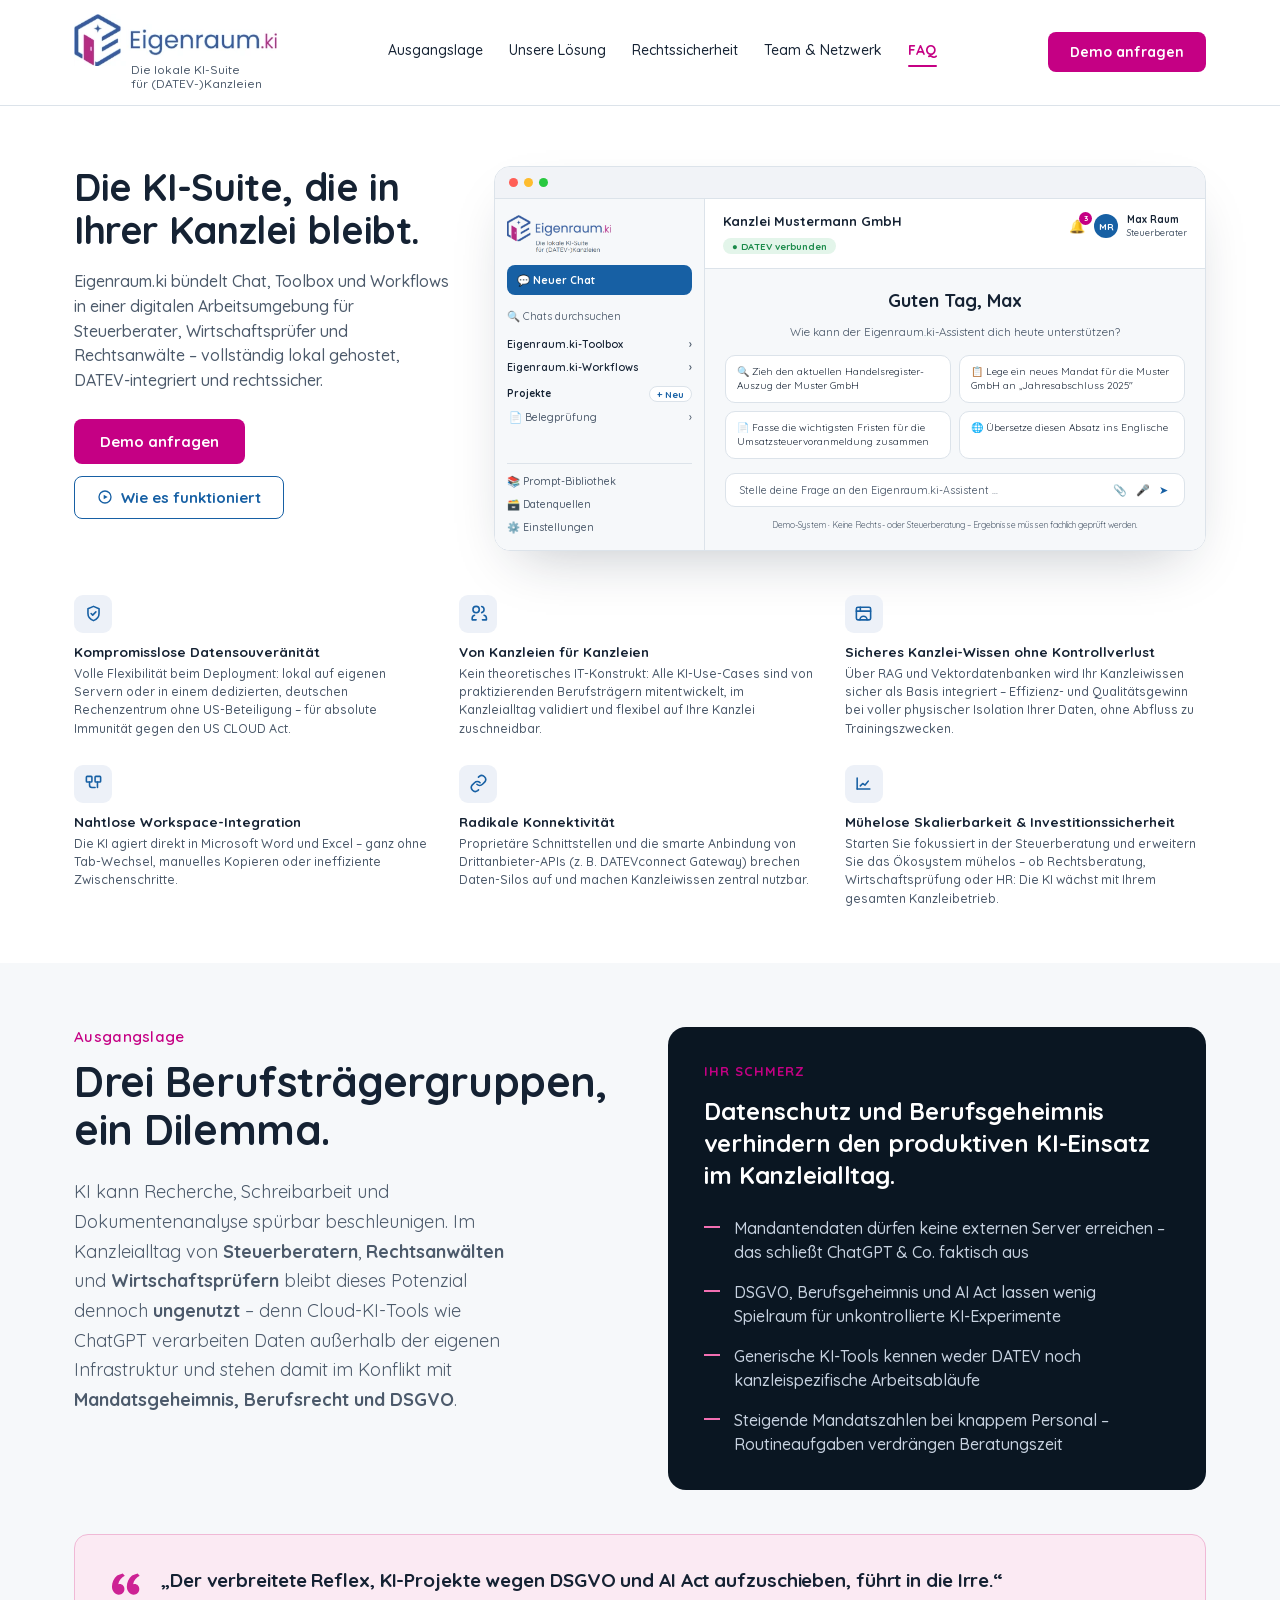
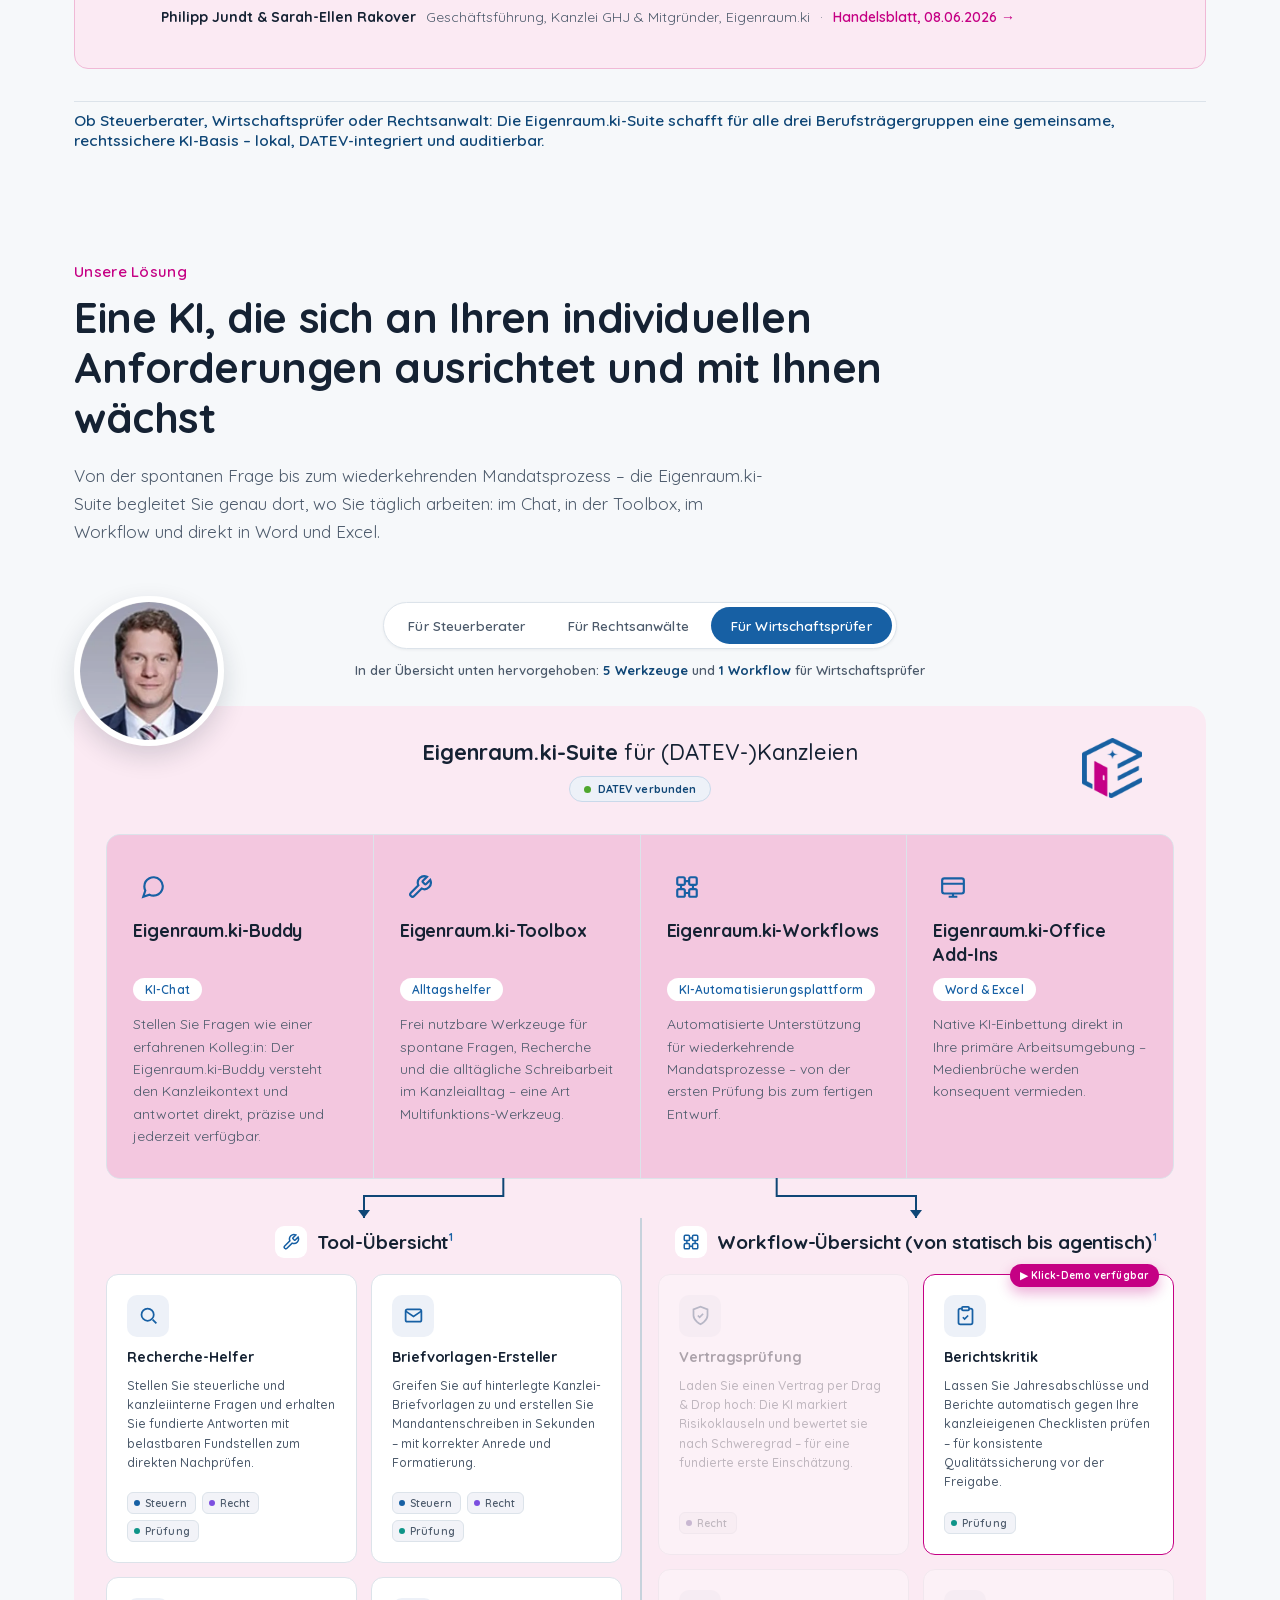
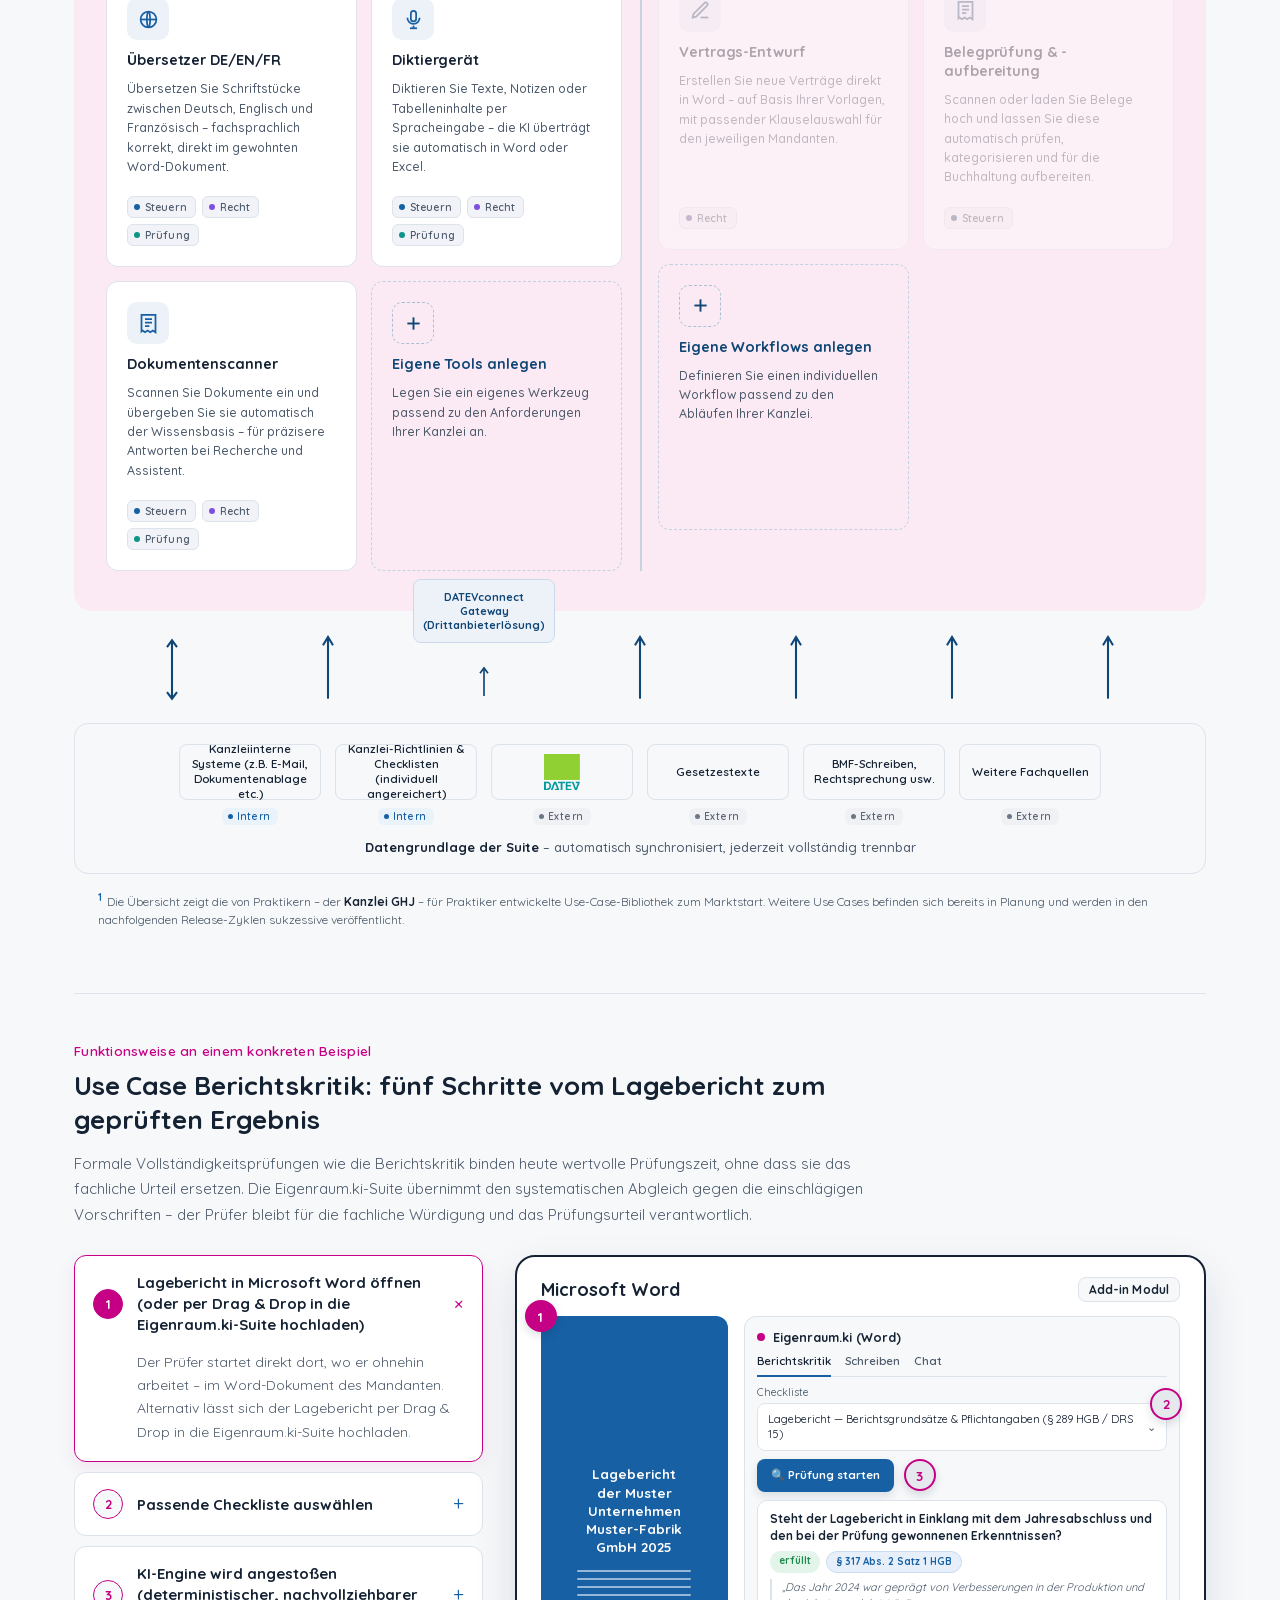
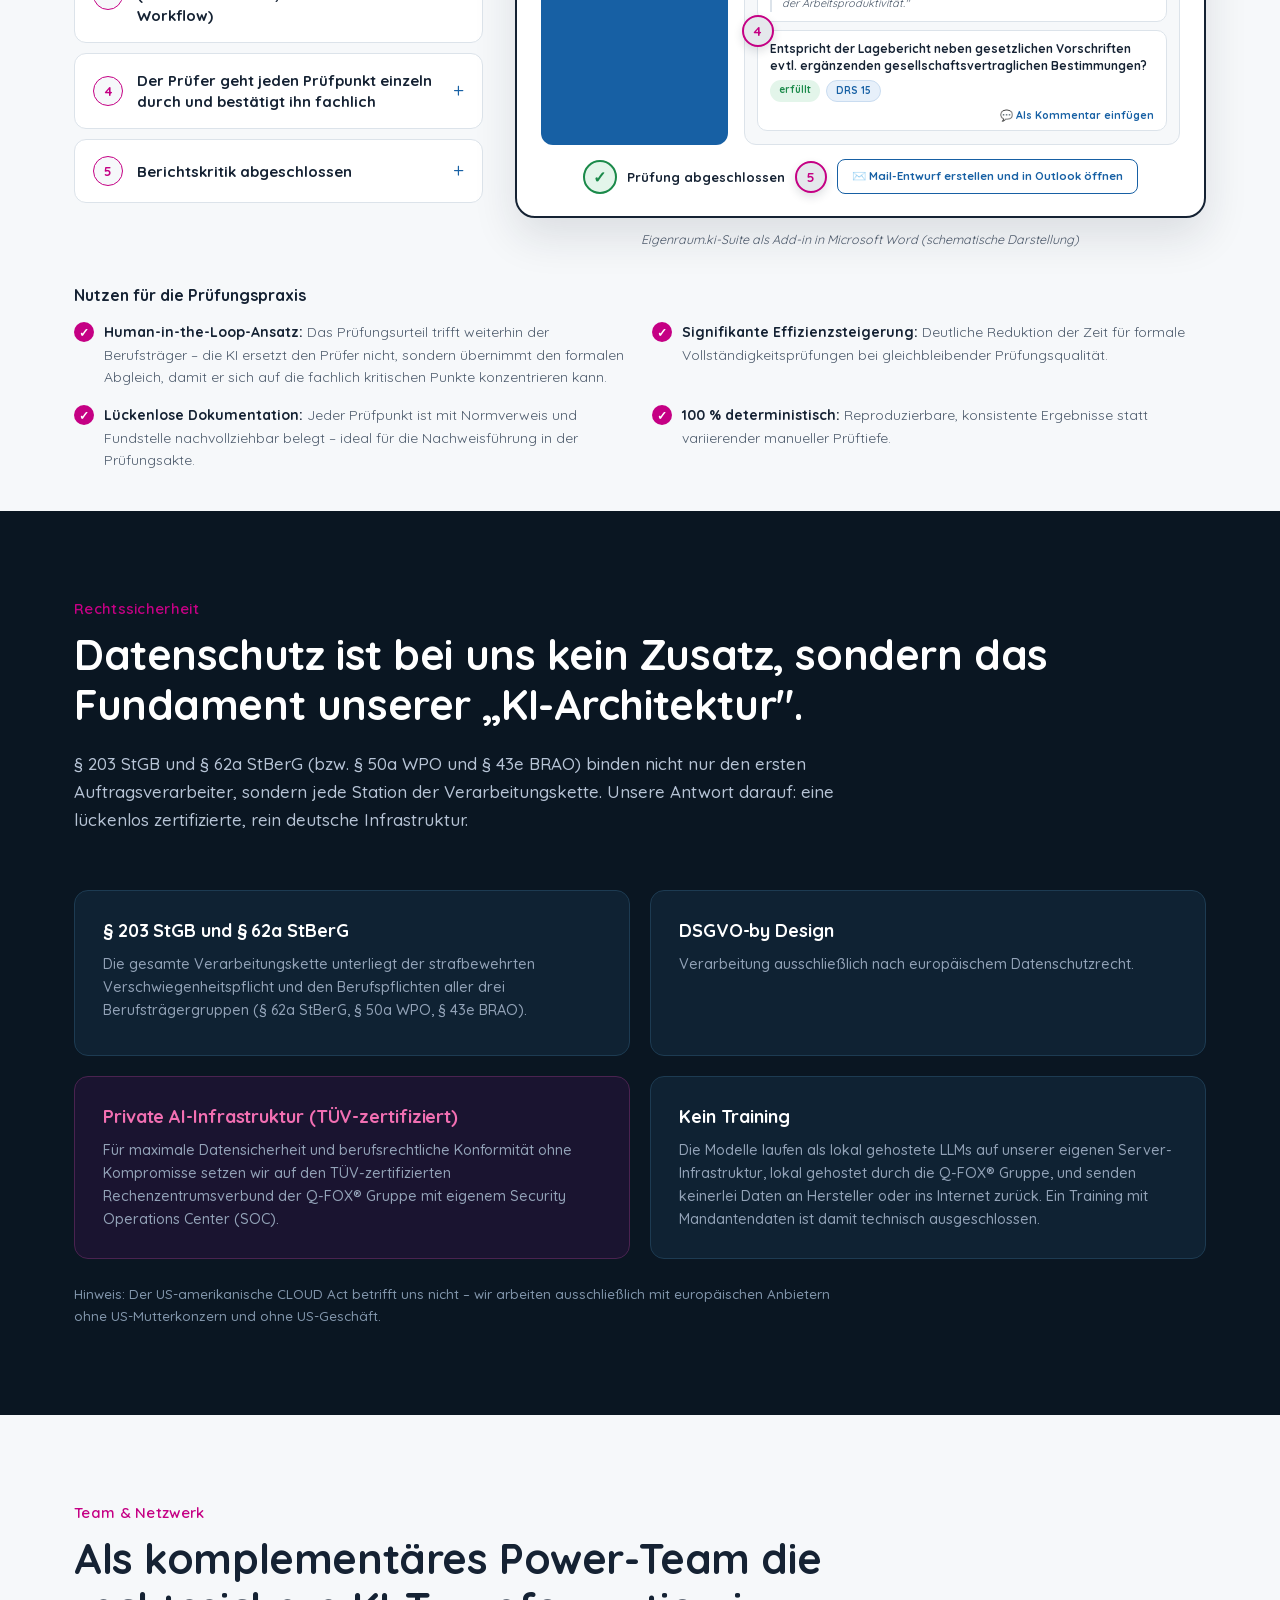
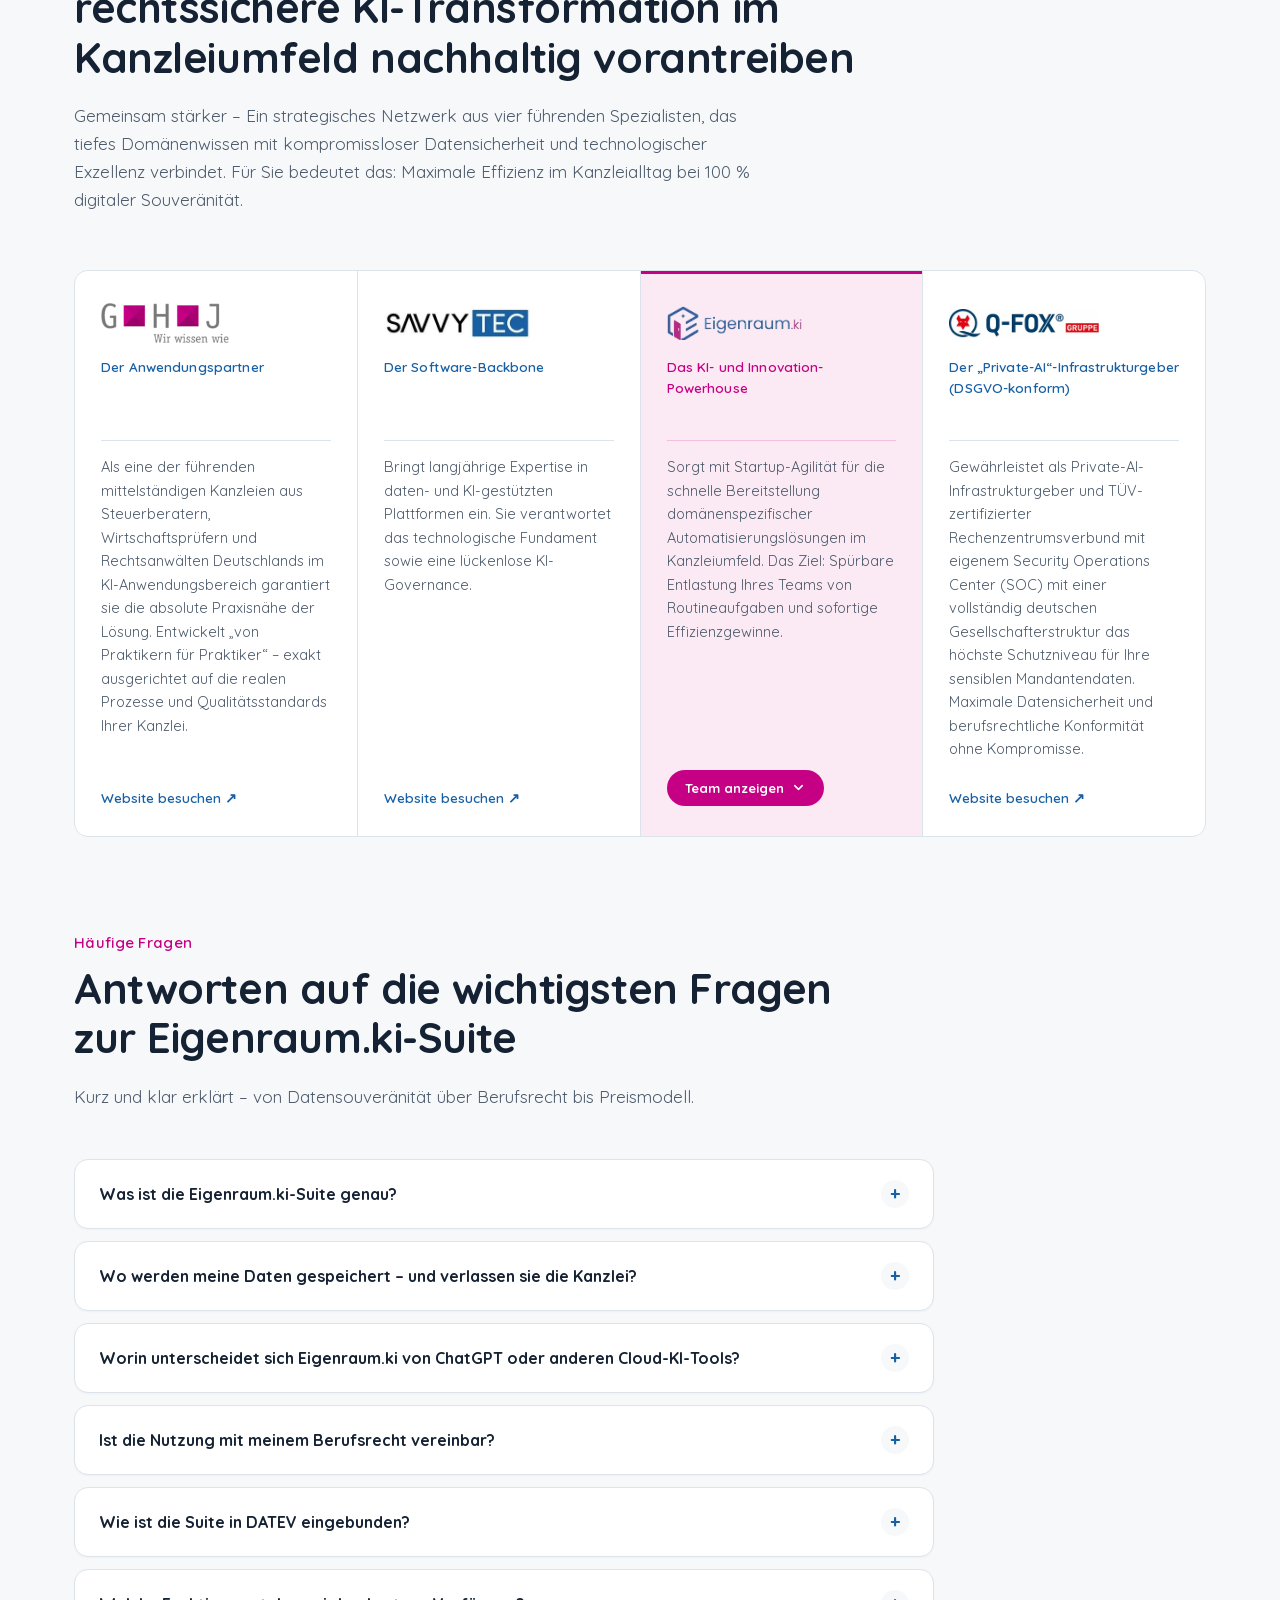
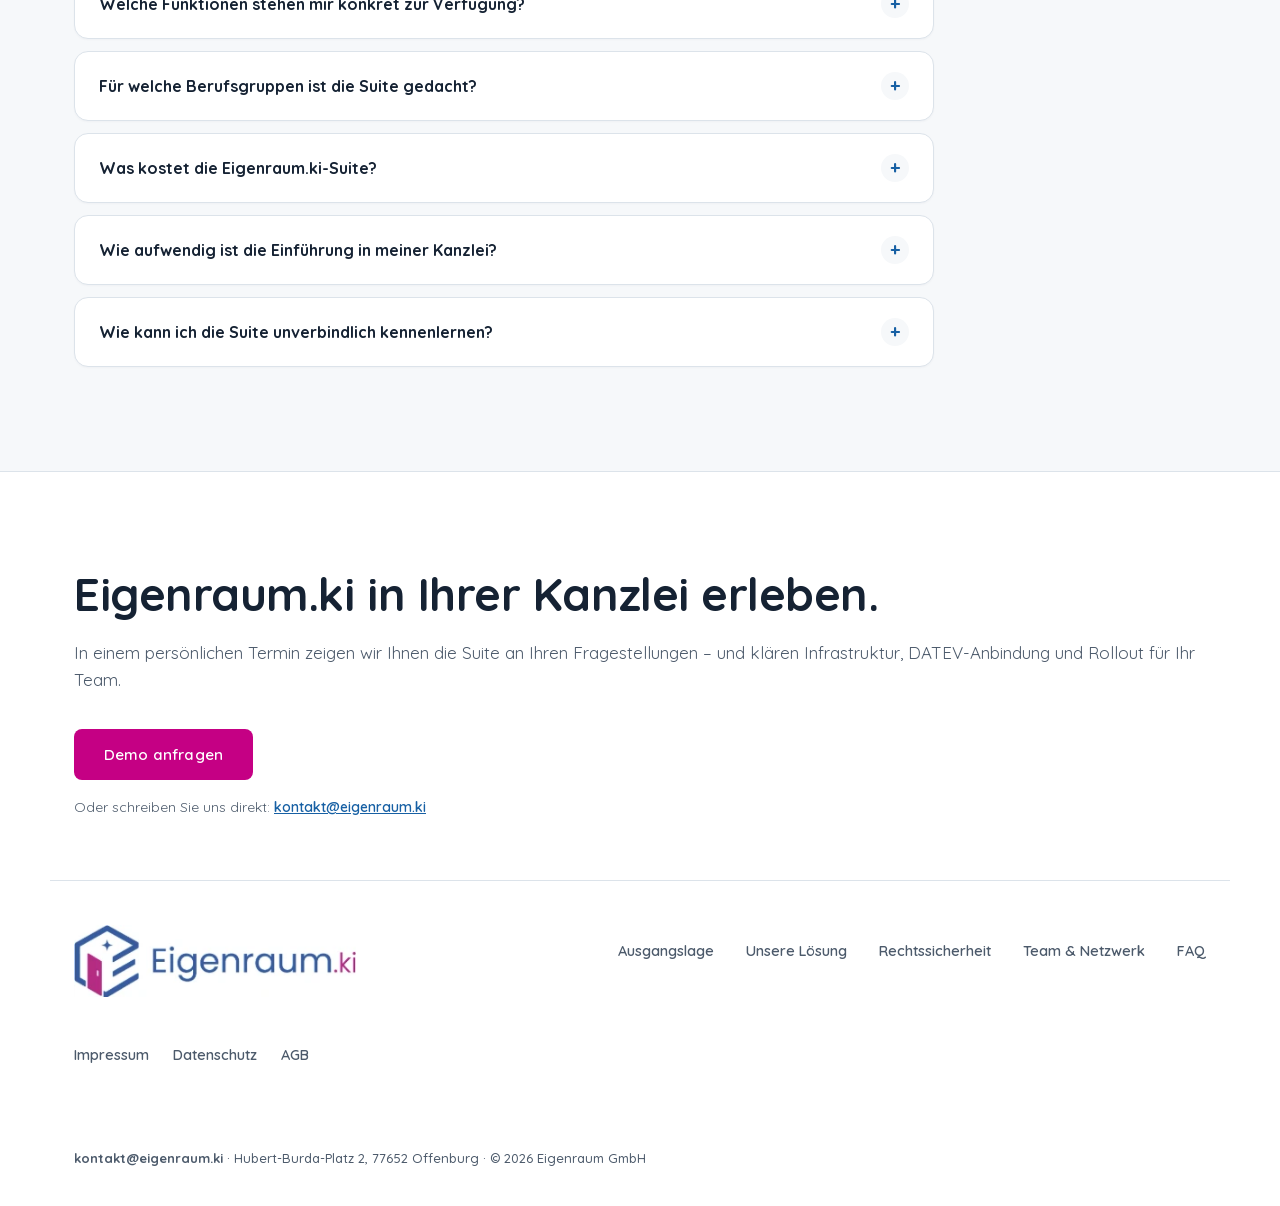
<file: index.html>
<!DOCTYPE html>
<html lang="de">
<head>
<meta charset="UTF-8">
<meta name="viewport" content="width=device-width, initial-scale=1, viewport-fit=cover">
<title>Eigenraum.ki – Die lokale KI-Suite für (DATEV-)Kanzleien</title>
<meta name="description" content="Eigenraum.ki bündelt KI-Chat, Toolbox und Workflows in einer Arbeitsumgebung für Steuerberater, Wirtschaftsprüfer und Rechtsanwälte – lokal gehostet, DATEV-integriert und berufsrechtlich konform.">
<meta name="author" content="Eigenraum GmbH">
<meta name="robots" content="noindex, nofollow">
<meta name="theme-color" content="#FFFFFF" media="(prefers-color-scheme: light)">
<meta name="format-detection" content="telephone=no">

<meta property="og:type" content="website">
<meta property="og:locale" content="de_DE">
<meta property="og:title" content="Eigenraum.ki – Die lokale KI-Suite für (DATEV-)Kanzleien">
<meta property="og:description" content="Chat, Toolbox und Workflows in einer digitalen Arbeitsumgebung für Kanzleien – vollständig lokal gehostet, DATEV-integriert und rechtssicher.">
<meta property="og:image" content="assets/img/eigenraum-ki.webp">
<meta name="twitter:card" content="summary_large_image">

<link rel="icon" href="assets/img/favicon.svg" type="image/svg+xml">
<link rel="apple-touch-icon" href="assets/img/apple-touch-icon.png">

<link rel="preload" as="font" type="font/woff2" href="assets/fonts/quicksand-latin.woff2" crossorigin>
<link rel="stylesheet" href="assets/css/styles.css?v=1.1.0">
</head>
<body>

<a class="skip-link" href="#hauptinhalt">Direkt zum Inhalt</a>

<header class="site-header" id="seitenanfang">
  <div class="site-header__inner">
    <a class="site-header__logo" href="#seitenanfang" aria-label="Eigenraum.ki – zum Seitenanfang">
      <img src="assets/img/eigenraum-ki.webp" alt="Eigenraum.ki" width="313" height="80" fetchpriority="high" decoding="async">
      <span class="site-header__tagline">Die lokale KI-Suite<br>für (DATEV-)Kanzleien</span>
    </a>

    <button type="button" class="nav-toggle" id="navToggle" aria-expanded="false" aria-controls="siteNav">
      <span class="nav-toggle__bars" aria-hidden="true"><span></span><span></span><span></span></span>
      <span class="nav-toggle__text">Menü</span>
    </button>

    <nav class="site-header__nav" id="siteNav" aria-label="Hauptnavigation">
      <a href="#ausgangslage">Ausgangslage</a>
      <a href="#loesung">Unsere Lösung</a>
      <a href="#datenschutz">Rechtssicherheit</a>
      <a href="#konsortium">Team &amp; Netzwerk</a>
      <a href="#faq">FAQ</a>
      <a href="#kontakt" class="site-header__cta site-header__cta--innav">Demo anfragen</a>
    </nav>

    <div class="site-header__actions">
      <a href="#kontakt" class="site-header__cta">Demo anfragen</a>
    </div>
  </div>
</header>

<div class="nav-backdrop" id="navBackdrop" hidden></div>

<main id="hauptinhalt">

<section class="hero-suite">
  <div class="hero-suite__container">
  <div class="hero-suite__inner">
    <div class="hero-suite__text">
      <h1 class="hero-suite__headline">Die KI-Suite, die in Ihrer Kanzlei bleibt.</h1>
      <p class="hero-suite__lead">Eigenraum.ki bündelt Chat, Toolbox und Workflows in einer digitalen Arbeitsumgebung für Steuerberater, Wirtschaftsprüfer und Rechtsanwälte – vollständig lokal gehostet, DATEV-integriert und rechtssicher.</p>
      <div class="hero-suite__buttons">
        <a href="#kontakt" class="hero-suite__cta">Demo anfragen</a>
        <a href="#loesung" class="hero-suite__cta-secondary"><svg viewBox="0 0 24 24" fill="none" stroke="currentColor" stroke-width="2" stroke-linecap="round" stroke-linejoin="round"><circle cx="12" cy="12" r="9"/><path d="M10 8.5l6 3.5-6 3.5z" fill="currentColor" stroke="none"/></svg>Wie es funktioniert</a>
      </div>
    </div>

    <div class="hero-suite__visual" aria-hidden="true">
      <div class="hero-suite__frame">
        <div class="hero-suite__browser-bar"><span></span><span></span><span></span></div>
        <div class="hero-mock">
          <div class="hero-mock__sidebar">
            <div class="hero-mock__brand">
              <img loading="lazy" decoding="async" width="354" height="130" class="hero-mock__brand-logo" src="assets/img/eigenraum-ki-suite-logo.webp" alt="Eigenraum.ki – Die lokale KI-Suite für (DATEV-)Kanzleien">
            </div>
            <button type="button" class="hero-mock__new-chat">&#128172; Neuer Chat</button>
            <span class="hero-mock__search">&#128269; Chats durchsuchen</span>
            <nav class="hero-mock__nav">
              <span class="hero-mock__nav-item">Eigenraum.ki-Toolbox <i>&#8250;</i></span>
              <span class="hero-mock__nav-item">Eigenraum.ki-Workflows <i>&#8250;</i></span>
            </nav>
            <div class="hero-mock__projects">
              <div class="hero-mock__projects-head"><span>Projekte</span><span class="hero-mock__projects-add">+ Neu</span></div>
              <span class="hero-mock__nav-item hero-mock__nav-item--sub">&#128196; Belegprüfung <i>&#8250;</i></span>
            </div>
            <div class="hero-mock__nav-bottom">
              <span class="hero-mock__nav-item">&#128218; Prompt-Bibliothek</span>
              <span class="hero-mock__nav-item">&#128451;&#65039; Datenquellen</span>
              <span class="hero-mock__nav-item">&#9881;&#65039; Einstellungen</span>
            </div>
          </div>
          <div class="hero-mock__main">
            <div class="hero-mock__topbar">
              <div class="hero-mock__topbar-left">
                <p class="hero-mock__client">Kanzlei Mustermann GmbH</p>
                <span class="hero-mock__datev">&#9679; DATEV verbunden</span>
              </div>
              <div class="hero-mock__user">
                <span class="hero-mock__bell">&#128276;<span class="hero-mock__badge">3</span></span>
                <span class="hero-mock__avatar">MR</span>
                <span class="hero-mock__user-info">Max Raum<br><small>Steuerberater</small></span>
              </div>
            </div>
            <div class="hero-mock__body">
              <h3 class="hero-mock__greeting">Guten Tag, Max</h3>
              <p class="hero-mock__subtext">Wie kann der Eigenraum.ki-Assistent dich heute unterstützen?</p>
              <div class="hero-mock__suggestions">
                <span class="hero-mock__suggestion">&#128269; Zieh den aktuellen Handelsregister-Auszug der Muster GmbH</span>
                <span class="hero-mock__suggestion">&#128203; Lege ein neues Mandat für die Muster GmbH an „Jahresabschluss 2025"</span>
                <span class="hero-mock__suggestion">&#128196; Fasse die wichtigsten Fristen für die Umsatzsteuervoranmeldung zusammen</span>
                <span class="hero-mock__suggestion">&#127760; Übersetze diesen Absatz ins Englische</span>
              </div>
              <div class="hero-mock__input">
                <span>Stelle deine Frage an den Eigenraum.ki-Assistent …</span>
                <span class="hero-mock__input-actions">&#128206; &#127908; &#10148;</span>
              </div>
              <p class="hero-mock__disclaimer">Demo-System · Keine Rechts- oder Steuerberatung – Ergebnisse müssen fachlich geprüft werden.</p>
            </div>
          </div>
        </div>
      </div>
    </div>
  </div>

  <div class="hero-suite__grid">
    <div class="hero-suite__tile">
      <div class="hero-suite__tile-icon"><svg viewBox="0 0 24 24" fill="none" stroke="currentColor" stroke-width="2" stroke-linecap="round" stroke-linejoin="round"><path d="M12 3l7 3v6c0 4.5-3 7.5-7 9-4-1.5-7-4.5-7-9V6l7-3z"/><path d="M9 12l2 2 4-4"/></svg></div>
      <h3>Kompromisslose Datensouveränität</h3>
      <p>Volle Flexibilität beim Deployment: lokal auf eigenen Servern oder in einem dedizierten, deutschen Rechenzentrum ohne US-Beteiligung – für absolute Immunität gegen den US CLOUD Act.</p>
    </div>
    <div class="hero-suite__tile">
      <div class="hero-suite__tile-icon"><svg viewBox="0 0 24 24" fill="none" stroke="currentColor" stroke-width="2" stroke-linecap="round" stroke-linejoin="round"><path d="M17 20h5v-2a4 4 0 0 0-3-3.87"/><path d="M9 20H4v-2a4 4 0 0 1 3-3.87"/><circle cx="9" cy="7" r="4"/><path d="M16 3.13a4 4 0 0 1 0 7.75"/></svg></div>
      <h3>Von Kanzleien für Kanzleien</h3>
      <p>Kein theoretisches IT-Konstrukt: Alle KI-Use-Cases sind von praktizierenden Berufsträgern mitentwickelt, im Kanzleialltag validiert und flexibel auf Ihre Kanzlei zuschneidbar.</p>
    </div>
    <div class="hero-suite__tile">
      <div class="hero-suite__tile-icon"><svg viewBox="0 0 24 24" fill="none" stroke="currentColor" stroke-width="2" stroke-linecap="round" stroke-linejoin="round"><rect x="3" y="4" width="18" height="16" rx="2"/><path d="M3 9h18"/><path d="M8 4v5"/><path d="M7.5 20a4.5 4.5 0 0 1 9 0"/></svg></div>
      <h3>Sicheres Kanzlei-Wissen ohne Kontrollverlust</h3>
      <p>Über RAG und Vektordatenbanken wird Ihr Kanzleiwissen sicher als Basis integriert – Effizienz- und Qualitätsgewinn bei voller physischer Isolation Ihrer Daten, ohne Abfluss zu Trainingszwecken.</p>
    </div>
    <div class="hero-suite__tile">
      <div class="hero-suite__tile-icon"><svg viewBox="0 0 24 24" fill="none" stroke="currentColor" stroke-width="2" stroke-linecap="round" stroke-linejoin="round"><rect x="3" y="3" width="7" height="7" rx="1"/><rect x="14" y="3" width="7" height="7" rx="1"/><path d="M7 10v4a3 3 0 0 0 3 3h4"/><path d="M17 10v7"/></svg></div>
      <h3>Nahtlose Workspace-Integration</h3>
      <p>Die KI agiert direkt in Microsoft Word und Excel – ganz ohne Tab-Wechsel, manuelles Kopieren oder ineffiziente Zwischenschritte.</p>
    </div>
    <div class="hero-suite__tile">
      <div class="hero-suite__tile-icon"><svg viewBox="0 0 24 24" fill="none" stroke="currentColor" stroke-width="2" stroke-linecap="round" stroke-linejoin="round"><path d="M10 13a5 5 0 0 0 7 0l3-3a5 5 0 0 0-7-7l-1 1"/><path d="M14 11a5 5 0 0 0-7 0l-3 3a5 5 0 0 0 7 7l1-1"/></svg></div>
      <h3>Radikale Konnektivität</h3>
      <p>Proprietäre Schnittstellen und die smarte Anbindung von Drittanbieter-APIs (z.&nbsp;B. DATEVconnect Gateway) brechen Daten-Silos auf und machen Kanzleiwissen zentral nutzbar.</p>
    </div>
    <div class="hero-suite__tile">
      <div class="hero-suite__tile-icon"><svg viewBox="0 0 24 24" fill="none" stroke="currentColor" stroke-width="2" stroke-linecap="round" stroke-linejoin="round"><path d="M4 19V5"/><path d="M4 19h16"/><path d="M8 15l3-3 3 2 4-5"/></svg></div>
      <h3>Mühelose Skalierbarkeit &amp; Investitionssicherheit</h3>
      <p>Starten Sie fokussiert in der Steuerberatung und erweitern Sie das Ökosystem mühelos – ob Rechtsberatung, Wirtschaftsprüfung oder HR: Die KI wächst mit Ihrem gesamten Kanzleibetrieb.</p>
    </div>
  </div>
  </div>
</section>

<section class="ausgangslage" id="ausgangslage">
  <div class="ausgangslage__hero">
    <div class="ausgangslage__intro">
      <p class="ausgangslage__eyebrow">Ausgangslage</p>
      <h2 class="ausgangslage__headline">Drei Berufsträgergruppen, ein Dilemma.</h2>
      <p class="ausgangslage__intro-lead">KI kann Recherche, Schreibarbeit und Dokumentenanalyse spürbar beschleunigen. Im Kanzleialltag von <strong>Steuerberatern</strong>, <strong>Rechtsanwälten</strong> und <strong>Wirtschaftsprüfern</strong> bleibt dieses Potenzial dennoch <strong>ungenutzt</strong> – denn Cloud-KI-Tools wie ChatGPT verarbeiten Daten außerhalb der eigenen Infrastruktur und stehen damit im Konflikt mit <strong>Mandatsgeheimnis, Berufsrecht und DSGVO</strong>.</p>
    </div>

    <div class="ausgangslage__pain">
      <p class="ausgangslage__pain-kicker">Ihr Schmerz</p>
      <h3 class="ausgangslage__pain-title">Datenschutz und Berufsgeheimnis verhindern den produktiven KI-Einsatz im Kanzleialltag.</h3>
      <ul class="ausgangslage__pain-list">
        <li>Mandantendaten dürfen keine externen Server erreichen – das schließt ChatGPT &amp; Co. faktisch aus</li>
        <li>DSGVO, Berufsgeheimnis und AI Act lassen wenig Spielraum für unkontrollierte KI-Experimente</li>
        <li>Generische KI-Tools kennen weder DATEV noch kanzleispezifische Arbeitsabläufe</li>
        <li>Steigende Mandatszahlen bei knappem Personal – Routineaufgaben verdrängen Beratungszeit</li>
      </ul>
    </div>
  </div>


  <div class="ausgangslage__quote">
    <svg class="ausgangslage__quote-mark" viewBox="0 0 24 24" fill="currentColor"><path d="M7.17 6C4.87 8.09 3.5 10.79 3.5 13.83c0 3.31 2.15 5.67 4.9 5.67 2.24 0 3.9-1.77 3.9-3.95 0-2.03-1.42-3.6-3.32-3.6-.4 0-.78.07-1.02.15.35-2.3 2.32-4.6 4.6-5.85L11.1 4.5C9.68 4.98 8.28 5.36 7.17 6zm10.5 0c-2.3 2.09-3.67 4.79-3.67 7.83 0 3.31 2.15 5.67 4.9 5.67 2.24 0 3.9-1.77 3.9-3.95 0-2.03-1.42-3.6-3.32-3.6-.4 0-.78.07-1.02.15.35-2.3 2.32-4.6 4.6-5.85L21.6 4.5c-1.42.48-2.82.86-3.93 1.5z"/></svg>
    <div class="ausgangslage__quote-body">
      <p class="ausgangslage__quote-text">„Der verbreitete Reflex, KI-Projekte wegen DSGVO und AI Act aufzuschieben, führt in die Irre.“</p>
      <p class="ausgangslage__quote-footer">
        <span class="ausgangslage__quote-authors">Philipp Jundt &amp; Sarah-Ellen Rakover</span>
        <span>Geschäftsführung, Kanzlei GHJ &amp; Mitgründer, Eigenraum.ki</span>
        <span>&middot;</span>
        <a class="ausgangslage__quote-source" href="https://www.handelsblatt.com/adv/pruefung-und-beratung/ghj-gmbh-wirtschaftspruefungsgesellschaft-rechtsberatungsgesellschaft-ki-mit-datenhoheit-modell-fuer-die-praxis/100231167.html" target="_blank" rel="noopener">Handelsblatt, 08.06.2026 →</a>
      </p>
    </div>
  </div>

  <div class="ausgangslage__bridge">
    <span>Ob Steuerberater, Wirtschaftsprüfer oder Rechtsanwalt: Die Eigenraum.ki-Suite schafft für alle drei Berufsträgergruppen eine gemeinsame, rechtssichere KI-Basis – lokal, DATEV-integriert und auditierbar.</span>
  </div>
</section>

<section class="loesung" id="loesung">
  <div class="loesung__head">
    <p class="loesung__kicker">Unsere Lösung</p>
    <h2 class="loesung__title">Eine KI, die sich an Ihren individuellen Anforderungen ausrichtet und mit Ihnen wächst</h2>
    <p class="loesung__lead">Von der spontanen Frage bis zum wiederkehrenden Mandatsprozess – die Eigenraum.ki-Suite begleitet Sie genau dort, wo Sie täglich arbeiten: im Chat, in der Toolbox, im Workflow und direkt in Word und Excel.</p>
  </div>

  <div class="loesung__demo">
    <div class="role-sticky-bar">
    <div class="role-avatar" aria-hidden="true">
      <img loading="lazy" decoding="async" width="300" height="300" src="assets/img/avatar-steuern.webp" alt="" data-avatar="steuern">
      <img loading="lazy" decoding="async" width="300" height="300" src="assets/img/avatar-recht.webp" alt="" data-avatar="recht">
      <img loading="lazy" decoding="async" width="300" height="299" src="assets/img/avatar-pruefung.webp" alt="" class="is-active" data-avatar="pruefung">
    </div>

    <div class="role-switch-wrap">
      <div class="role-switch" id="roleSwitch" role="group" aria-label="Ansicht nach Berufsgruppe filtern">
        <button type="button" class="role-switch__btn" aria-pressed="false" data-role="steuern">Für Steuerberater</button>
        <button type="button" class="role-switch__btn" aria-pressed="false" data-role="recht">Für Rechtsanwälte</button>
        <button type="button" class="role-switch__btn is-active" aria-pressed="true" data-role="pruefung">Für Wirtschaftsprüfer</button>
      </div>
    </div>
    </div>
    <p class="role-hinweis" id="roleHinweis" aria-live="polite"></p>

    <div class="suite-mega">
    <div class="suite-mega__header">
      <img loading="lazy" decoding="async" width="142" height="160" class="suite-mega__watermark" src="assets/img/watermark.webp" alt="">
      <p class="suite-mega__title"><strong>Eigenraum.ki-Suite</strong> für (DATEV-)Kanzleien</p>
      <div class="suite-mega__datev-link">
        <span class="suite-mega__datev-link-badge"><span class="suite-mega__datev-link-dot"></span>DATEV verbunden</span>
      </div>
    </div>

    <div class="pillars">

      <div class="pillar">
        <div class="pillar__icon">
          <svg viewBox="0 0 24 24" fill="none" stroke="currentColor" stroke-width="2"><path d="M21 11.5a8.38 8.38 0 0 1-.9 3.8 8.5 8.5 0 0 1-7.6 4.7 8.38 8.38 0 0 1-3.8-.9L3 21l1.9-5.7a8.38 8.38 0 0 1-.9-3.8 8.5 8.5 0 0 1 4.7-7.6 8.38 8.38 0 0 1 3.8-.9h.5a8.48 8.48 0 0 1 8 8v.5z"/></svg>
        </div>
        <h3 class="pillar__title">Eigenraum.ki-Buddy</h3>
        <span class="pillar__badge">KI-Chat</span>
        <p class="pillar__desc">Stellen Sie Fragen wie einer erfahrenen Kolleg:in: Der Eigenraum.ki-Buddy versteht den Kanzleikontext und antwortet direkt, präzise und jederzeit verfügbar.</p>
      </div>

      <div class="pillar">
        <div class="pillar__icon">
          <svg viewBox="0 0 24 24" fill="none" stroke="currentColor" stroke-width="2"><path d="M14.7 6.3a1 1 0 0 0 0 1.4l1.6 1.6a1 1 0 0 0 1.4 0l3.77-3.77a6 6 0 0 1-7.94 7.94l-6.91 6.91a2.12 2.12 0 0 1-3-3l6.91-6.91a6 6 0 0 1 7.94-7.94l-3.76 3.76z"/></svg>
        </div>
        <h3 class="pillar__title">Eigenraum.ki-Toolbox</h3>
        <span class="pillar__badge">Alltagshelfer</span>
        <p class="pillar__desc">Frei nutzbare Werkzeuge für spontane Fragen, Recherche und die alltägliche Schreibarbeit im Kanzleialltag – eine Art Multifunktions-Werkzeug.</p>
      </div>

      <div class="pillar">
        <div class="pillar__icon">
          <svg viewBox="0 0 24 24" fill="none" stroke="currentColor" stroke-width="2"><rect x="3" y="3" width="7" height="7" rx="1.5"/><rect x="14" y="3" width="7" height="7" rx="1.5"/><rect x="14" y="14" width="7" height="7" rx="1.5"/><rect x="3" y="14" width="7" height="7" rx="1.5"/><path d="M10 6.5h4M17.5 10v4M14 17.5h-4M6.5 14v-4"/></svg>
        </div>
        <h3 class="pillar__title">Eigenraum.ki-Workflows</h3>
        <span class="pillar__badge">KI-Automatisierungsplattform</span>
        <p class="pillar__desc">Automatisierte Unterstützung für wiederkehrende Mandatsprozesse – von der ersten Prüfung bis zum fertigen Entwurf.</p>
      </div>

      <div class="pillar">
        <div class="pillar__icon">
          <svg viewBox="0 0 24 24" fill="none" stroke="currentColor" stroke-width="2"><rect x="2" y="4" width="20" height="14" rx="2"/><path d="M2 9h20"/><path d="M8 21h8M12 18v3"/></svg>
        </div>
        <h3 class="pillar__title">Eigenraum.ki-Office Add-Ins</h3>
        <span class="pillar__badge">Word &amp; Excel</span>
        <p class="pillar__desc">Native KI-Einbettung direkt in Ihre primäre Arbeitsumgebung – Medienbrüche werden konsequent vermieden.</p>
      </div>

    </div>

    <!-- Verbindungslinien: von der Toolbox-Säule zur Tool-Übersicht,
         von der Workflows-Säule zur Workflow-Übersicht. Die Säulen stehen in
         vier Spalten (Mitten bei 37,5 % und 62,5 %), die Listen darunter in
         zwei (Mitten bei 25 % und 75 %) – daher der Knick. -->
    <div class="suite-connect" aria-hidden="true">
      <div class="suite-connect__col">
        <svg viewBox="0 0 100 40" preserveAspectRatio="none"><path d="M77 0 V18 H50 V40" vector-effect="non-scaling-stroke"/></svg>
      </div>
      <div class="suite-connect__col">
        <svg viewBox="0 0 100 40" preserveAspectRatio="none"><path d="M23 0 V18 H50 V40" vector-effect="non-scaling-stroke"/></svg>
      </div>
    </div>

    <div class="suite-split">
      <div class="suite-split__col">
        <h3 class="suite-split__title"><span class="suite-split__icon"><svg viewBox="0 0 24 24" fill="none" stroke="currentColor" stroke-width="2"><path d="M14.7 6.3a1 1 0 0 0 0 1.4l1.6 1.6a1 1 0 0 0 1.4 0l3.77-3.77a6 6 0 0 1-7.94 7.94l-6.91 6.91a2.12 2.12 0 0 1-3-3l6.91-6.91a6 6 0 0 1 7.94-7.94l-3.76 3.76z"/></svg></span><span>Tool-Übersicht<sup>1</sup></span></h3>
        <div class="suite-split__grid">
          <div class="usecase-card" data-roles="steuern recht pruefung">
            <div class="usecase-card__icon">
              <svg viewBox="0 0 24 24" fill="none" stroke="currentColor" stroke-width="2"><circle cx="11" cy="11" r="7"/><path d="M21 21l-4.3-4.3"/></svg>
            </div>
            <h4 class="usecase-card__title">Recherche-Helfer</h4>
            <p class="usecase-card__desc">Stellen Sie steuerliche und kanzleiinterne Fragen und erhalten Sie fundierte Antworten mit belastbaren Fundstellen zum direkten Nachprüfen.</p>
            <div class="role-tags"><span class="role-tag steuern">Steuern</span><span class="role-tag recht">Recht</span><span class="role-tag pruefung">Prüfung</span></div>
          </div>
          <div class="usecase-card" data-roles="steuern recht pruefung">
            <div class="usecase-card__icon">
              <svg viewBox="0 0 24 24" fill="none" stroke="currentColor" stroke-width="2"><rect x="3" y="5" width="18" height="14" rx="2"/><path d="M3 7l9 6 9-6"/></svg>
            </div>
            <h4 class="usecase-card__title">Briefvorlagen-Ersteller</h4>
            <p class="usecase-card__desc">Greifen Sie auf hinterlegte Kanzlei-Briefvorlagen zu und erstellen Sie Mandantenschreiben in Sekunden – mit korrekter Anrede und Formatierung.</p>
            <div class="role-tags"><span class="role-tag steuern">Steuern</span><span class="role-tag recht">Recht</span><span class="role-tag pruefung">Prüfung</span></div>
          </div>
          <div class="usecase-card" data-roles="steuern recht pruefung">
            <div class="usecase-card__icon">
              <svg viewBox="0 0 24 24" fill="none" stroke="currentColor" stroke-width="2"><circle cx="12" cy="12" r="9"/><path d="M3 12h18"/><path d="M12 3c2.5 2.5 2.5 15.5 0 18"/><path d="M12 3c-2.5 2.5-2.5 15.5 0 18"/></svg>
            </div>
            <h4 class="usecase-card__title">Übersetzer DE/EN/FR</h4>
            <p class="usecase-card__desc">Übersetzen Sie Schriftstücke zwischen Deutsch, Englisch und Französisch – fachsprachlich korrekt, direkt im gewohnten Word-Dokument.</p>
            <div class="role-tags"><span class="role-tag steuern">Steuern</span><span class="role-tag recht">Recht</span><span class="role-tag pruefung">Prüfung</span></div>
          </div>
          <div class="usecase-card" data-roles="steuern recht pruefung">
            <div class="usecase-card__icon">
              <svg viewBox="0 0 24 24" fill="none" stroke="currentColor" stroke-width="2"><rect x="9" y="2" width="6" height="12" rx="3"/><path d="M5 10a7 7 0 0 0 14 0"/><path d="M12 19v3"/><path d="M8 22h8"/></svg>
            </div>
            <h4 class="usecase-card__title">Diktiergerät</h4>
            <p class="usecase-card__desc">Diktieren Sie Texte, Notizen oder Tabelleninhalte per Spracheingabe – die KI überträgt sie automatisch in Word oder Excel.</p>
            <div class="role-tags"><span class="role-tag steuern">Steuern</span><span class="role-tag recht">Recht</span><span class="role-tag pruefung">Prüfung</span></div>
          </div>
          <div class="usecase-card" data-roles="steuern recht pruefung">
            <div class="usecase-card__icon">
              <svg viewBox="0 0 24 24" fill="none" stroke="currentColor" stroke-width="2"><path d="M4 2h16v20l-3-2-3 2-3-2-3 2-3-2-1 1V2z"/><path d="M8 7h8"/><path d="M8 11h8"/><path d="M8 15h5"/></svg>
            </div>
            <h4 class="usecase-card__title">Dokumentenscanner</h4>
            <p class="usecase-card__desc">Scannen Sie Dokumente ein und übergeben Sie sie automatisch der Wissensbasis – für präzisere Antworten bei Recherche und Assistent.</p>
            <div class="role-tags"><span class="role-tag steuern">Steuern</span><span class="role-tag recht">Recht</span><span class="role-tag pruefung">Prüfung</span></div>
          </div>
          <div class="usecase-card usecase-card--add">
            <div class="usecase-card__icon">
              <svg viewBox="0 0 24 24" fill="none" stroke="currentColor" stroke-width="2.2"><path d="M12 5v14"/><path d="M5 12h14"/></svg>
            </div>
            <h4 class="usecase-card__title">Eigene Tools anlegen</h4>
            <p class="usecase-card__desc">Legen Sie ein eigenes Werkzeug passend zu den Anforderungen Ihrer Kanzlei an.</p>
          </div>
        </div>
      </div>

      <div class="suite-split__col">
        <h3 class="suite-split__title suite-split__title--right"><span class="suite-split__icon"><svg viewBox="0 0 24 24" fill="none" stroke="currentColor" stroke-width="2"><rect x="3" y="3" width="7" height="7" rx="1.5"/><rect x="14" y="3" width="7" height="7" rx="1.5"/><rect x="14" y="14" width="7" height="7" rx="1.5"/><rect x="3" y="14" width="7" height="7" rx="1.5"/><path d="M10 6.5h4M17.5 10v4M14 17.5h-4M6.5 14v-4"/></svg></span><span>Workflow-Übersicht (von statisch bis agentisch)<sup>1</sup></span></h3>
        <div class="suite-split__grid">
          <div class="usecase-card" data-roles="recht">
            <div class="usecase-card__icon">
              <svg viewBox="0 0 24 24" fill="none" stroke="currentColor" stroke-width="2"><path d="M12 22s8-4 8-10V5l-8-3-8 3v7c0 6 8 10 8 10Z"/><path d="M9 12l2 2 4-4"/></svg>
            </div>
            <h4 class="usecase-card__title">Vertragsprüfung</h4>
            <p class="usecase-card__desc">Laden Sie einen Vertrag per Drag &amp; Drop hoch: Die KI markiert Risikoklauseln und bewertet sie nach Schweregrad – für eine fundierte erste Einschätzung.</p>
            <div class="role-tags"><span class="role-tag recht">Recht</span></div>
          </div>
          <div class="usecase-card usecase-card--demo" data-roles="pruefung" data-jump-target="usecaseBerichtskritik" role="button" tabindex="0">
            <span class="usecase-card__sticker">▶ Klick-Demo verfügbar</span>
            <div class="usecase-card__icon">
              <svg viewBox="0 0 24 24" fill="none" stroke="currentColor" stroke-width="2"><rect x="8" y="2" width="8" height="4" rx="1"/><path d="M16 4h2a2 2 0 0 1 2 2v14a2 2 0 0 1-2 2H6a2 2 0 0 1-2-2V6a2 2 0 0 1 2-2h2"/><path d="M9 14l2 2 4-4"/></svg>
            </div>
            <h4 class="usecase-card__title">Berichtskritik</h4>
            <p class="usecase-card__desc">Lassen Sie Jahresabschlüsse und Berichte automatisch gegen Ihre kanzleieigenen Checklisten prüfen – für konsistente Qualitätssicherung vor der Freigabe.</p>
            <div class="role-tags"><span class="role-tag pruefung">Prüfung</span></div>
          </div>
          <div class="usecase-card" data-roles="recht">
            <div class="usecase-card__icon">
              <svg viewBox="0 0 24 24" fill="none" stroke="currentColor" stroke-width="2"><path d="M12 20h9"/><path d="M16.5 3.5a2.1 2.1 0 0 1 3 3L7 19l-4 1 1-4Z"/></svg>
            </div>
            <h4 class="usecase-card__title">Vertrags-Entwurf</h4>
            <p class="usecase-card__desc">Erstellen Sie neue Verträge direkt in Word – auf Basis Ihrer Vorlagen, mit passender Klauselauswahl für den jeweiligen Mandanten.</p>
            <div class="role-tags"><span class="role-tag recht">Recht</span></div>
          </div>
          <div class="usecase-card" data-roles="steuern">
            <div class="usecase-card__icon">
              <svg viewBox="0 0 24 24" fill="none" stroke="currentColor" stroke-width="2"><path d="M4 2h16v20l-3-2-3 2-3-2-3 2-3-2-1 1V2z"/><path d="M8 7h8"/><path d="M8 11h8"/><path d="M8 15h5"/></svg>
            </div>
            <h4 class="usecase-card__title">Belegprüfung &amp; -aufbereitung</h4>
            <p class="usecase-card__desc">Scannen oder laden Sie Belege hoch und lassen Sie diese automatisch prüfen, kategorisieren und für die Buchhaltung aufbereiten.</p>
            <div class="role-tags"><span class="role-tag steuern">Steuern</span></div>
          </div>
          <div class="usecase-card usecase-card--add">
            <div class="usecase-card__icon">
              <svg viewBox="0 0 24 24" fill="none" stroke="currentColor" stroke-width="2.2"><path d="M12 5v14"/><path d="M5 12h14"/></svg>
            </div>
            <h4 class="usecase-card__title">Eigene Workflows anlegen</h4>
            <p class="usecase-card__desc">Definieren Sie einen individuellen Workflow passend zu den Abläufen Ihrer Kanzlei.</p>
          </div>
        </div>
      </div>
    </div>
  </div>
  </div>

  <div class="suite-diagram" role="group" aria-label="Datengrundlage der Suite" tabindex="0">
    <div class="suite-arrows-row">
      <div class="suite-arrow-slot">
        <svg class="suite-source__arrow" viewBox="0 0 24 84" fill="none" stroke="currentColor" stroke-width="2.5"><path d="M12 80V10"/><path d="M6 18l6-8 6 8"/><path d="M6 72l6 8 6-8"/></svg>
      </div>
      <div class="suite-arrow-slot">
        <svg class="suite-source__arrow" viewBox="0 0 24 84" fill="none" stroke="currentColor" stroke-width="2.5"><path d="M12 80V6"/><path d="M6 16l6-10 6 10"/></svg>
      </div>
      <div class="suite-arrow-slot suite-arrow-slot--gateway">
        <div class="suite-gateway">
          <span class="suite-gateway__label">DATEVconnect Gateway (Drittanbieterlösung)</span>
          <svg class="suite-gateway__connector" viewBox="0 0 24 62" fill="none" stroke="currentColor" stroke-width="2.5"><path d="M12 58V16"/><path d="M6 24l6-8 6 8"/></svg>
        </div>
      </div>
      <div class="suite-arrow-slot">
        <svg class="suite-source__arrow" viewBox="0 0 24 84" fill="none" stroke="currentColor" stroke-width="2.5"><path d="M12 80V6"/><path d="M6 16l6-10 6 10"/></svg>
      </div>
      <div class="suite-arrow-slot">
        <svg class="suite-source__arrow" viewBox="0 0 24 84" fill="none" stroke="currentColor" stroke-width="2.5"><path d="M12 80V6"/><path d="M6 16l6-10 6 10"/></svg>
      </div>
      <div class="suite-arrow-slot">
        <svg class="suite-source__arrow" viewBox="0 0 24 84" fill="none" stroke="currentColor" stroke-width="2.5"><path d="M12 80V6"/><path d="M6 16l6-10 6 10"/></svg>
      </div>
      <div class="suite-arrow-slot">
        <svg class="suite-source__arrow" viewBox="0 0 24 84" fill="none" stroke="currentColor" stroke-width="2.5"><path d="M12 80V6"/><path d="M6 16l6-10 6 10"/></svg>
      </div>
    </div>

    <p class="suite-diagram__hint" aria-hidden="true">Datengrundlage der Suite</p>
    <div class="suite-datasources">
      <div class="suite-datasources__row">
        <div class="suite-source">
          <span class="suite-source__label">Kanzleiinterne Systeme (z.B. E-Mail, Dokumentenablage etc.)</span>
          <span class="source-tag source-tag--intern">Intern</span>
        </div>
        <div class="suite-source">
          <span class="suite-source__label">Kanzlei-Richtlinien &amp; Checklisten (individuell angereichert)</span>
          <span class="source-tag source-tag--intern">Intern</span>
        </div>
        <div class="suite-source">
          <span class="suite-source__logo"><img loading="lazy" decoding="async" width="240" height="237" src="assets/img/datev.webp" alt="DATEV"></span>
          <span class="suite-source__via">via DATEVconnect Gateway (Drittanbieterlösung)</span>
          <span class="source-tag source-tag--extern">Extern</span>
        </div>
        <div class="suite-source">
          <span class="suite-source__label">Gesetzestexte</span>
          <span class="source-tag source-tag--extern">Extern</span>
        </div>
        <div class="suite-source">
          <span class="suite-source__label">BMF-Schreiben, Rechtsprechung usw.</span>
          <span class="source-tag source-tag--extern">Extern</span>
        </div>
        <div class="suite-source">
          <span class="suite-source__label">Weitere Fachquellen</span>
          <span class="source-tag source-tag--extern">Extern</span>
        </div>
      </div>
      <p class="suite-datasources__caption"><strong>Datengrundlage der Suite</strong> – automatisch synchronisiert, jederzeit vollständig trennbar</p>
    </div>
  </div>

  <div class="suite-footnotes">
    <p class="suite-footnote"><sup>1</sup> Die Übersicht zeigt die von Praktikern – der <strong>Kanzlei GHJ</strong> – für Praktiker entwickelte Use-Case-Bibliothek zum Marktstart. Weitere Use Cases befinden sich bereits in Planung und werden in den nachfolgenden Release-Zyklen sukzessive veröffentlicht.</p>
  </div>

  <div class="demoflow" id="usecaseBerichtskritik">
    <div class="demoflow__head">
      <p class="demoflow__kicker">Funktionsweise an einem konkreten Beispiel</p>
      <h3 class="demoflow__title">Use Case Berichtskritik: fünf Schritte vom Lagebericht zum geprüften Ergebnis</h3>
      <p class="demoflow__intro">Formale Vollständigkeitsprüfungen wie die Berichtskritik binden heute wertvolle Prüfungszeit, ohne dass sie das fachliche Urteil ersetzen. Die Eigenraum.ki-Suite übernimmt den systematischen Abgleich gegen die einschlägigen Vorschriften – der Prüfer bleibt für die fachliche Würdigung und das Prüfungsurteil verantwortlich.</p>
    </div>

    <div class="demoflow__body">
      <div class="demoflow__steps" id="demoflowSteps">
        <div class="demoflow__step is-open" data-step="1">
          <button type="button" class="demoflow__step-head" aria-controls="demostep-1" aria-expanded="true">
            <span class="demoflow__step-num">1</span>
            <span class="demoflow__step-title">Lagebericht in Microsoft Word öffnen (oder per Drag &amp; Drop in die Eigenraum.ki-Suite hochladen)</span>
            <span class="demoflow__step-icon">+</span>
          </button>
          <div class="demoflow__step-body" id="demostep-1">
            <div class="demoflow__step-body-inner">Der Prüfer startet direkt dort, wo er ohnehin arbeitet – im Word-Dokument des Mandanten. Alternativ lässt sich der Lagebericht per Drag &amp; Drop in die Eigenraum.ki-Suite hochladen.</div>
          </div>
        </div>

        <div class="demoflow__step" data-step="2">
          <button type="button" class="demoflow__step-head" aria-controls="demostep-2" aria-expanded="false">
            <span class="demoflow__step-num">2</span>
            <span class="demoflow__step-title">Passende Checkliste auswählen</span>
            <span class="demoflow__step-icon">+</span>
          </button>
          <div class="demoflow__step-body" id="demostep-2">
            <div class="demoflow__step-body-inner">Die Checklisten bilden die einschlägigen Vorschriften (z. B. § 289 HGB, DRS 15/20) ab und können bei Bedarf um kanzleispezifische Prüfungsstandards ergänzt werden.</div>
          </div>
        </div>

        <div class="demoflow__step" data-step="3">
          <button type="button" class="demoflow__step-head" aria-controls="demostep-3" aria-expanded="false">
            <span class="demoflow__step-num">3</span>
            <span class="demoflow__step-title">KI-Engine wird angestoßen (deterministischer, nachvollziehbarer Workflow)</span>
            <span class="demoflow__step-icon">+</span>
          </button>
          <div class="demoflow__step-body" id="demostep-3">
            <div class="demoflow__step-body-inner">Ergebnis: ein strukturierter Prüfungsbericht mit vollständiger Übersicht aller Prüfpunkte inkl. Normverweis und Fundstelle im Dokument (im Beispiel: 32 Prüfpunkte erfüllt von 32 Prüfpunkten zu validieren).</div>
          </div>
        </div>

        <div class="demoflow__step" data-step="4">
          <button type="button" class="demoflow__step-head" aria-controls="demostep-4" aria-expanded="false">
            <span class="demoflow__step-num">4</span>
            <span class="demoflow__step-title">Der Prüfer geht jeden Prüfpunkt einzeln durch und bestätigt ihn fachlich</span>
            <span class="demoflow__step-icon">+</span>
          </button>
          <div class="demoflow__step-body" id="demostep-4">
            <div class="demoflow__step-body-inner">Feststellungen können bei Bedarf direkt „als Kommentar einfügen" hinzugefügt werden – die Nachweisführung bleibt lückenlos dokumentiert.</div>
          </div>
        </div>

        <div class="demoflow__step" data-step="5">
          <button type="button" class="demoflow__step-head" aria-controls="demostep-5" aria-expanded="false">
            <span class="demoflow__step-num">5</span>
            <span class="demoflow__step-title">Berichtskritik abgeschlossen</span>
            <span class="demoflow__step-icon">+</span>
          </button>
          <div class="demoflow__step-body" id="demostep-5">
            <div class="demoflow__step-body-inner">Die Kommunikation an den Mandanten wird auf Basis der Ergebnisse automatisch als E-Mail-Entwurf erstellt und auf Wunsch per Knopfdruck nach Outlook übergeben.</div>
          </div>
        </div>
      </div>

      <div class="demoflow__visual" id="demoflowVisual">
        <div class="demoflow__diagram">
          <div class="demoflow__diagram-topbar">
            <span class="demoflow__diagram-appname">Microsoft Word</span>
            <span class="demoflow__diagram-modul">Add-in Modul</span>
          </div>

          <div class="demoflow__diagram-body">
            <div class="demoflow__diagram-doc">
              <span class="demoflow__badge" aria-hidden="true" data-hotspot="1">1</span>
              <p class="demoflow__diagram-doc-title">Lagebericht <br>der Muster <br>Unternehmen <br>Muster-Fabrik <br>GmbH 2025</p>
              <div class="demoflow__diagram-doc-lines"><span></span><span></span><span></span><span></span></div>
            </div>

            <div class="demoflow__diagram-app">
              <div class="demoflow__diagram-app-header">
                <span class="demoflow__diagram-app-dot"></span>
                <span class="demoflow__diagram-app-name">Eigenraum.ki (Word)</span>
              </div>
              <div class="demoflow__diagram-app-tabs">
                <span class="is-active">Berichtskritik</span><span>Schreiben</span><span>Chat</span>
              </div>

              <div class="demoflow__diagram-app-field">
                <span class="demoflow__diagram-app-label">Checkliste</span>
                <div class="demoflow__diagram-app-select">
                  <span>Lagebericht — Berichtsgrundsätze &amp; Pflichtangaben (§ 289 HGB / DRS 15)</span>
                  <span class="demoflow__diagram-app-chevron">⌄</span>
                  <span class="demoflow__badge" aria-hidden="true" data-hotspot="2">2</span>
                </div>
              </div>

              <div class="demoflow__diagram-action">
                <button type="button" class="demoflow__diagram-btn">🔍 Prüfung starten</button>
                <span class="demoflow__badge demoflow__badge--inline" aria-hidden="true" data-hotspot="3">3</span>
              </div>

              <div class="demoflow__diagram-app-card">
                <p class="demoflow__diagram-app-question">Steht der Lagebericht in Einklang mit dem Jahresabschluss und den bei der Prüfung gewonnenen Erkenntnissen?</p>
                <div class="demoflow__diagram-app-tags"><span class="tag tag--ok">erfüllt</span><span class="tag tag--ref">§ 317 Abs. 2 Satz 1 HGB</span></div>
                <p class="demoflow__diagram-app-quote">„Das Jahr 2024 war geprägt von Verbesserungen in der Produktion und der Arbeitsproduktivität."</p>
              </div>

              <div class="demoflow__diagram-app-card demoflow__diagram-app-card--compact">
                <span class="demoflow__badge" aria-hidden="true" data-hotspot="4">4</span>
                <p class="demoflow__diagram-app-question">Entspricht der Lagebericht neben gesetzlichen Vorschriften evtl. ergänzenden gesellschaftsvertraglichen Bestimmungen?</p>
                <div class="demoflow__diagram-app-tags"><span class="tag tag--ok">erfüllt</span><span class="tag tag--ref">DRS 15</span></div>
                <span class="demoflow__diagram-app-comment">💬 Als Kommentar einfügen</span>
              </div>
            </div>
          </div>

          <div class="demoflow__diagram-done">
            <span class="demoflow__diagram-check demoflow__diagram-check--ok">✓</span>
            <span class="demoflow__diagram-done-text">Prüfung abgeschlossen</span>
            <span class="demoflow__badge demoflow__badge--inline" aria-hidden="true" data-hotspot="5">5</span>
            <button type="button" class="demoflow__diagram-btn demoflow__diagram-btn--outline">✉️ Mail-Entwurf erstellen und in Outlook öffnen</button>
          </div>
        </div>
        <p class="demoflow__visual-caption">Eigenraum.ki-Suite als Add-in in Microsoft Word (schematische Darstellung)</p>
      </div>
    </div>

    <div class="demoflow__benefits">
      <p class="demoflow__benefits-title">Nutzen für die Prüfungspraxis</p>
      <ul class="demoflow__benefit-list">
        <li class="demoflow__benefit"><span class="demoflow__benefit-check">✓</span><span><strong>Human-in-the-Loop-Ansatz:</strong> Das Prüfungsurteil trifft weiterhin der Berufsträger – die KI ersetzt den Prüfer nicht, sondern übernimmt den formalen Abgleich, damit er sich auf die fachlich kritischen Punkte konzentrieren kann.</span></li>
        <li class="demoflow__benefit"><span class="demoflow__benefit-check">✓</span><span><strong>Signifikante Effizienzsteigerung:</strong> Deutliche Reduktion der Zeit für formale Vollständigkeitsprüfungen bei gleichbleibender Prüfungsqualität.</span></li>
        <li class="demoflow__benefit"><span class="demoflow__benefit-check">✓</span><span><strong>Lückenlose Dokumentation:</strong> Jeder Prüfpunkt ist mit Normverweis und Fundstelle nachvollziehbar belegt – ideal für die Nachweisführung in der Prüfungsakte.</span></li>
        <li class="demoflow__benefit"><span class="demoflow__benefit-check">✓</span><span><strong>100 % deterministisch:</strong> Reproduzierbare, konsistente Ergebnisse statt variierender manueller Prüftiefe.</span></li>
      </ul>
    </div>
  </div>
</section>

<section class="datenschutz" id="datenschutz">
  <div class="datenschutz__inner">
    <p class="datenschutz__kicker">Rechtssicherheit</p>
    <h2 class="datenschutz__title">Datenschutz ist bei uns kein Zusatz, sondern das Fundament unserer „KI-Architektur".</h2>
    <p class="datenschutz__lead">§ 203 StGB und § 62a StBerG (bzw. § 50a WPO und § 43e BRAO) binden nicht nur den ersten Auftragsverarbeiter, sondern jede Station der Verarbeitungskette. Unsere Antwort darauf: eine lückenlos zertifizierte, rein deutsche Infrastruktur.</p>

    <div class="datenschutz__grid">
      <div class="datenschutz__card">
        <h3 class="datenschutz__card-title">§ 203 StGB und § 62a StBerG</h3>
        <p class="datenschutz__card-desc">Die gesamte Verarbeitungskette unterliegt der strafbewehrten Verschwiegenheitspflicht und den Berufspflichten aller drei Berufsträgergruppen (§ 62a StBerG, § 50a WPO, § 43e BRAO).</p>
      </div>
      <div class="datenschutz__card">
        <h3 class="datenschutz__card-title">DSGVO-by Design</h3>
        <p class="datenschutz__card-desc">Verarbeitung ausschließlich nach europäischem Datenschutzrecht.</p>
      </div>
      <div class="datenschutz__card datenschutz__card--highlight">
        <h3 class="datenschutz__card-title">Private AI-Infrastruktur (TÜV-zertifiziert)</h3>
        <p class="datenschutz__card-desc">Für maximale Datensicherheit und berufsrechtliche Konformität ohne Kompromisse setzen wir auf den TÜV-zertifizierten Rechenzentrumsverbund der Q-FOX® Gruppe mit eigenem Security Operations Center (SOC).</p>
      </div>
      <div class="datenschutz__card">
        <h3 class="datenschutz__card-title">Kein Training</h3>
        <p class="datenschutz__card-desc">Die Modelle laufen als lokal gehostete LLMs auf unserer eigenen Server-Infrastruktur, lokal gehostet durch die Q-FOX® Gruppe, und senden keinerlei Daten an Hersteller oder ins Internet zurück. Ein Training mit Mandantendaten ist damit technisch ausgeschlossen.</p>
      </div>
    </div>

    <p class="datenschutz__note">Hinweis: Der US-amerikanische CLOUD Act betrifft uns nicht – wir arbeiten ausschließlich mit europäischen Anbietern ohne US-Mutterkonzern und ohne US-Geschäft.</p>
  </div>
</section>

<section class="konsortium" id="konsortium">
  <div class="konsortium__head">
    <p class="konsortium__kicker">Team &amp; Netzwerk</p>
    <h2 class="konsortium__title">Als komplementäres Power-Team die rechtssichere KI-Transformation im Kanzleiumfeld nachhaltig vorantreiben</h2>
    <p class="konsortium__lead">Gemeinsam stärker – Ein strategisches Netzwerk aus vier führenden Spezialisten, das tiefes Domänenwissen mit kompromissloser Datensicherheit und technologischer Exzellenz verbindet. Für Sie bedeutet das: Maximale Effizienz im Kanzleialltag bei 100&nbsp;% digitaler Souveränität.</p>
  </div>

  <div class="partners">

    <div class="partner">
      <div class="partner__logo"><img loading="lazy" decoding="async" width="195" height="61" src="assets/img/kanzlei-ghj.webp" alt="Kanzlei GHJ"></div>
      <span class="partner__role">Der Anwendungspartner</span>
      <p class="partner__desc">Als eine der führenden mittelständigen Kanzleien aus Steuerberatern, Wirtschaftsprüfern und Rechtsanwälten Deutschlands im KI-Anwendungsbereich garantiert sie die absolute Praxisnähe der Lösung. Entwickelt „von Praktikern für Praktiker“ – exakt ausgerichtet auf die realen Prozesse und Qualitätsstandards Ihrer Kanzlei.</p>
      <a class="partner__link" href="https://www.g-h-j.de/" target="_blank" rel="noopener">Website besuchen ↗</a>
    </div>

    <div class="partner">
      <div class="partner__logo"><img loading="lazy" decoding="async" width="312" height="66" src="assets/img/savvytec.webp" alt="savvytec"></div>
      <span class="partner__role">Der Software-Backbone</span>
      <p class="partner__desc">Bringt langjährige Expertise in daten- und KI-gestützten Plattformen ein. Sie verantwortet das technologische Fundament sowie eine lückenlose KI-Governance.</p>
      <a class="partner__link" href="https://savvytec.de" target="_blank" rel="noopener">Website besuchen ↗</a>
    </div>

    <div class="partner partner--self">
      <div class="partner__logo"><img loading="lazy" decoding="async" width="315" height="79" src="assets/img/eigenraum-ki-2.webp" alt="Eigenraum.ki"></div>
      <span class="partner__role">Das KI- und Innovation-Powerhouse</span>
      <p class="partner__desc">Sorgt mit Startup-Agilität für die schnelle Bereitstellung domänenspezifischer Automatisierungslösungen im Kanzleiumfeld. Das Ziel: Spürbare Entlastung Ihres Teams von Routineaufgaben und sofortige Effizienzgewinne.</p>
      <button type="button" class="team-toggle" id="teamToggleBtn" aria-expanded="false" aria-controls="kernteam">
        <span class="team-toggle__label">Team anzeigen</span>
        <svg class="team-toggle__icon" viewBox="0 0 24 24" fill="none" stroke="currentColor" stroke-width="2.4" stroke-linecap="round" stroke-linejoin="round"><path d="M6 9l6 6 6-6"/></svg>
      </button>
    </div>

    <div class="partner">
      <div class="partner__logo"><img loading="lazy" decoding="async" width="338" height="65" src="assets/img/q-fox-gruppe.webp" alt="Q-FOX Gruppe"></div>
      <span class="partner__role">Der „Private-AI“-Infrastrukturgeber<br>(DSGVO-konform)</span>
      <p class="partner__desc">Gewährleistet als Private-AI-Infrastrukturgeber und TÜV-zertifizierter Rechenzentrumsverbund mit eigenem Security Operations Center (SOC) mit einer vollständig deutschen Gesellschafterstruktur das höchste Schutzniveau für Ihre sensiblen Mandantendaten. Maximale Datensicherheit und berufsrechtliche Konformität ohne Kompromisse.</p>
      <a class="partner__link" href="https://www.qfox.de/" target="_blank" rel="noopener">Website besuchen ↗</a>
    </div>

  </div>

  <div class="kernteam" id="kernteam">
    <div class="kernteam__inner">
    <h3 class="kernteam__title">Das <strong>Eigenraum<span class="brand-ki">.ki</span></strong> Kernteam</h3>
    <div class="kernteam__grid">
      <div class="kernteam__member">
        <div class="kernteam__photo"><img loading="lazy" decoding="async" width="160" height="160" src="assets/img/dr-thomas-spanuth.webp" alt="Dr. Thomas Spanuth" class="kernteam__photo-img"></div>
        <h4 class="kernteam__name">Dr. Thomas Spanuth</h4>
        <span class="kernteam__role">CEO</span>
        <p class="kernteam__desc">Steuert Strategie, Produkt und Unternehmensaufbau.</p>
      </div>
      <div class="kernteam__member">
        <div class="kernteam__photo"><img loading="lazy" decoding="async" width="160" height="160" src="assets/img/amine-belakaria.webp" alt="Amine Belakaria" class="kernteam__photo-img"></div>
        <h4 class="kernteam__name">Amine Belakaria</h4>
        <span class="kernteam__role">Lead Developer</span>
        <p class="kernteam__desc">Verantwortet technische Architektur und Entwicklung; steuert Umsetzung der spezifizierten KI-Use-Cases.</p>
      </div>
      <div class="kernteam__member">
        <div class="kernteam__photo"><svg viewBox="0 0 24 24" fill="none" stroke="currentColor" stroke-width="2" stroke-linecap="round" stroke-linejoin="round"><circle cx="12" cy="8" r="4"/><path d="M4 21c0-4.4 3.6-8 8-8s8 3.6 8 8"/></svg></div>
        <h4 class="kernteam__name">Erik Hartmann</h4>
        <span class="kernteam__role">Head of Sales</span>
        <p class="kernteam__desc">Treibt Vermarktung, Kooperationen und Vertriebsaufbau.</p>
      </div>
      <div class="kernteam__member">
        <div class="kernteam__photo"><svg viewBox="0 0 24 24" fill="none" stroke="currentColor" stroke-width="2" stroke-linecap="round" stroke-linejoin="round"><circle cx="12" cy="8" r="4"/><path d="M4 21c0-4.4 3.6-8 8-8s8 3.6 8 8"/></svg></div>
        <h4 class="kernteam__name">Gianluca Weber</h4>
        <span class="kernteam__role">Head of Product Management &amp; Enablement</span>
        <p class="kernteam__desc">Verantwortet Produkt-Roadmap und Priorisierung; übersetzt Kanzlei-Anforderungen in Produktspezifikation; verantwortet Enablement der Kunden.</p>
      </div>
      <div class="kernteam__member">
        <div class="kernteam__photo"><img loading="lazy" decoding="async" width="160" height="160" src="assets/img/wilhelm-schoening.webp" alt="Wilhelm Schöning" class="kernteam__photo-img"></div>
        <h4 class="kernteam__name">Wilhelm Schöning</h4>
        <span class="kernteam__role">CFO</span>
        <p class="kernteam__desc">Lenkt Finanzen und Controlling.</p>
      </div>
      <div class="kernteam__member">
        <div class="kernteam__photo"><img loading="lazy" decoding="async" width="160" height="160" src="assets/img/daniel-pudelko.webp" alt="Daniel Pudelko" class="kernteam__photo-img"></div>
        <h4 class="kernteam__name">Daniel Pudelko</h4>
        <span class="kernteam__role">Technischer Berater – KI und Daten</span>
        <p class="kernteam__desc">CTO bei savvytec. Verbindet angewandte Forschung mit Hardware- und Softwareentwicklung.</p>
      </div>
      <div class="kernteam__member">
        <div class="kernteam__photo"><img loading="lazy" decoding="async" width="160" height="160" src="assets/img/philipp-jundt.webp" alt="Philipp Jundt" class="kernteam__photo-img"></div>
        <h4 class="kernteam__name">Philipp Jundt</h4>
        <span class="kernteam__role">Fachlicher Berater – Steuern &amp; Wirtschaftsprüfung</span>
        <p class="kernteam__desc">Geschäftsführer bei Kanzlei GHJ. Bringt fachliche Praxiserfahrung aus Steuerberatung/WP ein; validiert Use Cases und Workflows auf Praxistauglichkeit.</p>
      </div>
      <div class="kernteam__member">
        <div class="kernteam__photo"><img loading="lazy" decoding="async" width="160" height="160" src="assets/img/sarah-ellen-rakover.webp" alt="Sarah-Ellen Rakover" class="kernteam__photo-img"></div>
        <h4 class="kernteam__name">Sarah-Ellen Rakover</h4>
        <span class="kernteam__role">Fachliche Beraterin – Rechtswesen &amp; Datenschutz</span>
        <p class="kernteam__desc">Geschäftsführer bei Kanzlei GHJ. Berät zu Datenschutz- und Berufsrecht (u.&nbsp;a. § 203 StGB, § 57 StBerG); begleitet regulatorische Freigaben.</p>
      </div>
    </div>
    </div>
  </div>

</section>

<section class="faq" id="faq">
  <div class="faq__head">
    <p class="faq__kicker">Häufige Fragen</p>
    <h2 class="faq__title">Antworten auf die wichtigsten Fragen zur Eigenraum.ki-Suite</h2>
    <p class="faq__lead">Kurz und klar erklärt – von Datensouveränität über Berufsrecht bis Preismodell.</p>
  </div>

  <div class="faq__list">
    <div class="faq__item">
      <button type="button" class="faq__question" aria-expanded="false" aria-controls="faq-a1" id="faq-q1">
        <span>Was ist die Eigenraum.ki-Suite genau?</span>
        <span class="faq__icon">+</span>
      </button>
      <div class="faq__answer" id="faq-a1" role="region" aria-labelledby="faq-q1">
        <div class="faq__answer-inner">
          <p>Die Eigenraum.ki-Suite ist eine digitale Arbeitsumgebung mit KI-Chat, Toolbox und Workflows, die speziell für Steuerberater, Wirtschaftsprüfer und Rechtsanwälte entwickelt wurde. Sie läuft vollständig lokal auf souveräner deutscher Infrastruktur und ist direkt in DATEV sowie Microsoft Word, Excel und Outlook integriert.</p>
        </div>
      </div>
    </div>

    <div class="faq__item">
      <button type="button" class="faq__question" aria-expanded="false" aria-controls="faq-a2" id="faq-q2">
        <span>Wo werden meine Daten gespeichert – und verlassen sie die Kanzlei?</span>
        <span class="faq__icon">+</span>
      </button>
      <div class="faq__answer" id="faq-a2" role="region" aria-labelledby="faq-q2">
        <div class="faq__answer-inner">
          <p>Ihre Daten bleiben in Deutschland und laufen zu keinem Zeitpunkt über US-Server. Sie entscheiden, ob die Suite lokal bei Ihnen oder in einem dedizierten, DSGVO-konformen deutschen Rechenzentrum gehostet wird – ganz ohne Zugriffsmöglichkeit durch den US CLOUD Act.</p>
        </div>
      </div>
    </div>

    <div class="faq__item">
      <button type="button" class="faq__question" aria-expanded="false" aria-controls="faq-a3" id="faq-q3">
        <span>Worin unterscheidet sich Eigenraum.ki von ChatGPT oder anderen Cloud-KI-Tools?</span>
        <span class="faq__icon">+</span>
      </button>
      <div class="faq__answer" id="faq-a3" role="region" aria-labelledby="faq-q3">
        <div class="faq__answer-inner">
          <p>Cloud-KI-Tools verarbeiten Ihre Mandantendaten außerhalb Ihrer eigenen Infrastruktur – das steht im Konflikt mit Mandatsgeheimnis, Berufsrecht und DSGVO. Eigenraum.ki läuft komplett in Ihrem Kontrollbereich, nutzt Open-Source-Sprachmodelle ohne externe API-Aufrufe und erfüllt damit die berufsrechtlichen Vorgaben (u.&nbsp;a. §&nbsp;203 StGB, §&nbsp;57 StBerG, §&nbsp;63a StBerG).</p>
        </div>
      </div>
    </div>

    <div class="faq__item">
      <button type="button" class="faq__question" aria-expanded="false" aria-controls="faq-a4" id="faq-q4">
        <span>Ist die Nutzung mit meinem Berufsrecht vereinbar?</span>
        <span class="faq__icon">+</span>
      </button>
      <div class="faq__answer" id="faq-a4" role="region" aria-labelledby="faq-q4">
        <div class="faq__answer-inner">
          <p>Ja. Genau das war der Ausgangspunkt der Entwicklung: Durch die vollständig lokale Verarbeitung entsteht keine Weitergabe von Mandanteninformationen an Dritte, wie es bei Cloud-Diensten der Fall wäre.</p>
        </div>
      </div>
    </div>

    <div class="faq__item">
      <button type="button" class="faq__question" aria-expanded="false" aria-controls="faq-a5" id="faq-q5">
        <span>Wie ist die Suite in DATEV eingebunden?</span>
        <span class="faq__icon">+</span>
      </button>
      <div class="faq__answer" id="faq-a5" role="region" aria-labelledby="faq-q5">
        <div class="faq__answer-inner">
          <p>Die Eigenraum.ki-Suite ist nativ an DATEV angebunden, sodass Sie direkt mit Ihren bestehenden Mandats- und Dokumentendaten arbeiten können, ohne Medienbrüche oder manuellen Export.</p>
        </div>
      </div>
    </div>

    <div class="faq__item">
      <button type="button" class="faq__question" aria-expanded="false" aria-controls="faq-a6" id="faq-q6">
        <span>Welche Funktionen stehen mir konkret zur Verfügung?</span>
        <span class="faq__icon">+</span>
      </button>
      <div class="faq__answer" id="faq-a6" role="region" aria-labelledby="faq-q6">
        <div class="faq__answer-inner">
          <p>Drei Bausteine: der KI-Chat für spontane Fragen, die Toolbox mit fünf Werkzeugen (u.&nbsp;a. Recherche-Helfer, Übersetzer, Dokumentenscanner) und die Workflows für wiederkehrende Prozesse wie Berichtskritik, Vertragsprüfung oder Belegprüfung – alle direkt nutzbar in Word, Excel und Outlook.</p>
        </div>
      </div>
    </div>

    <div class="faq__item">
      <button type="button" class="faq__question" aria-expanded="false" aria-controls="faq-a7" id="faq-q7">
        <span>Für welche Berufsgruppen ist die Suite gedacht?</span>
        <span class="faq__icon">+</span>
      </button>
      <div class="faq__answer" id="faq-a7" role="region" aria-labelledby="faq-q7">
        <div class="faq__answer-inner">
          <p>Für Steuerberater, Wirtschaftsprüfer und Rechtsanwälte gleichermaßen – jede Berufsgruppe hat eigene, passgenaue Workflows und Ansichten, während die zugrunde liegende KI-Basis dieselbe rechtssichere Infrastruktur nutzt.</p>
        </div>
      </div>
    </div>

    <div class="faq__item">
      <button type="button" class="faq__question" aria-expanded="false" aria-controls="faq-a8" id="faq-q8">
        <span>Was kostet die Eigenraum.ki-Suite?</span>
        <span class="faq__icon">+</span>
      </button>
      <div class="faq__answer" id="faq-a8" role="region" aria-labelledby="faq-q8">
        <div class="faq__answer-inner">
          <p>Da die Modelle lokal gehostet werden, fallen keine separaten Token-Kosten pro Anfrage an – die Nutzung ist über eine transparente Hosting-Pauschale abgedeckt. Das genaue Preismodell richtet sich nach Kanzleigröße und Deployment-Variante und wird im persönlichen Erstgespräch besprochen.</p>
        </div>
      </div>
    </div>

    <div class="faq__item">
      <button type="button" class="faq__question" aria-expanded="false" aria-controls="faq-a9" id="faq-q9">
        <span>Wie aufwendig ist die Einführung in meiner Kanzlei?</span>
        <span class="faq__icon">+</span>
      </button>
      <div class="faq__answer" id="faq-a9" role="region" aria-labelledby="faq-q9">
        <div class="faq__answer-inner">
          <p>Die Suite lässt sich flexibel deployen – lokal auf Ihren eigenen Servern oder in einem dedizierten Rechenzentrum. Ein Erstgespräch klärt Infrastruktur, DATEV-Anbindung und den passenden Rollout-Zeitplan für Ihr Team.</p>
        </div>
      </div>
    </div>

    <div class="faq__item">
      <button type="button" class="faq__question" aria-expanded="false" aria-controls="faq-a10" id="faq-q10">
        <span>Wie kann ich die Suite unverbindlich kennenlernen?</span>
        <span class="faq__icon">+</span>
      </button>
      <div class="faq__answer" id="faq-a10" role="region" aria-labelledby="faq-q10">
        <div class="faq__answer-inner">
          <p>Über den Button „Demo anfragen" oben auf der Seite – wir melden uns zeitnah für einen persönlichen Termin.</p>
        </div>
      </div>
    </div>
  </div>
</section>

</main>

<section class="kontakt" id="kontakt">
  <div class="footer__top">
    <h2 class="footer__title">Eigenraum.ki in Ihrer Kanzlei erleben.</h2>
    <p class="footer__lead">In einem persönlichen Termin zeigen wir Ihnen die Suite an Ihren Fragestellungen – und klären Infrastruktur, DATEV-Anbindung und Rollout für Ihr Team.</p>
    <a class="footer__cta" href="mailto:kontakt@eigenraum.ki?subject=Demoanfrage%20Eigenraum.ki-Suite">Demo anfragen</a>
    <p class="footer__cta-note">Oder schreiben Sie uns direkt: <a href="mailto:kontakt@eigenraum.ki">kontakt@eigenraum.ki</a></p>
  </div>
</section>

<footer class="footer">
  <hr class="footer__divider">
  <div class="footer__bottom">
    <div class="footer__brand">
      <span class="footer__logo-plate"><img src="assets/img/eigenraum-ki.webp" alt="Eigenraum.ki" width="313" height="80" loading="lazy" decoding="async"></span>
    </div>
    <nav class="footer__nav" aria-label="Fußzeilen-Navigation">
      <a href="#ausgangslage">Ausgangslage</a>
      <a href="#loesung">Unsere Lösung</a>
      <a href="#datenschutz">Rechtssicherheit</a>
      <a href="#konsortium">Team &amp; Netzwerk</a>
      <a href="#faq">FAQ</a>
    </nav>
    <div class="footer__legal">
      <a href="impressum.html">Impressum</a>
      <a href="datenschutz.html">Datenschutz</a>
      <a href="agb.html">AGB</a>
    </div>
  </div>
  <div class="footer__meta">
    <span class="footer__meta-contact"><a href="mailto:kontakt@eigenraum.ki" class="footer__meta-link"><strong>kontakt@eigenraum.ki</strong></a> · Hubert-Burda-Platz 2, 77652 Offenburg · © 2026 Eigenraum GmbH</span>
  </div>
</footer>

<button type="button" class="to-top" id="backToTopBtn" aria-label="Zurück zum Seitenanfang">
  <svg viewBox="0 0 24 24" fill="none" stroke="currentColor" stroke-width="2.4" stroke-linecap="round" stroke-linejoin="round" aria-hidden="true"><path d="M12 19V5"/><path d="M5 12l7-7 7 7"/></svg>
</button>

<script src="assets/js/main.js?v=1.1.0" defer></script>
</body>
</html>
</file>
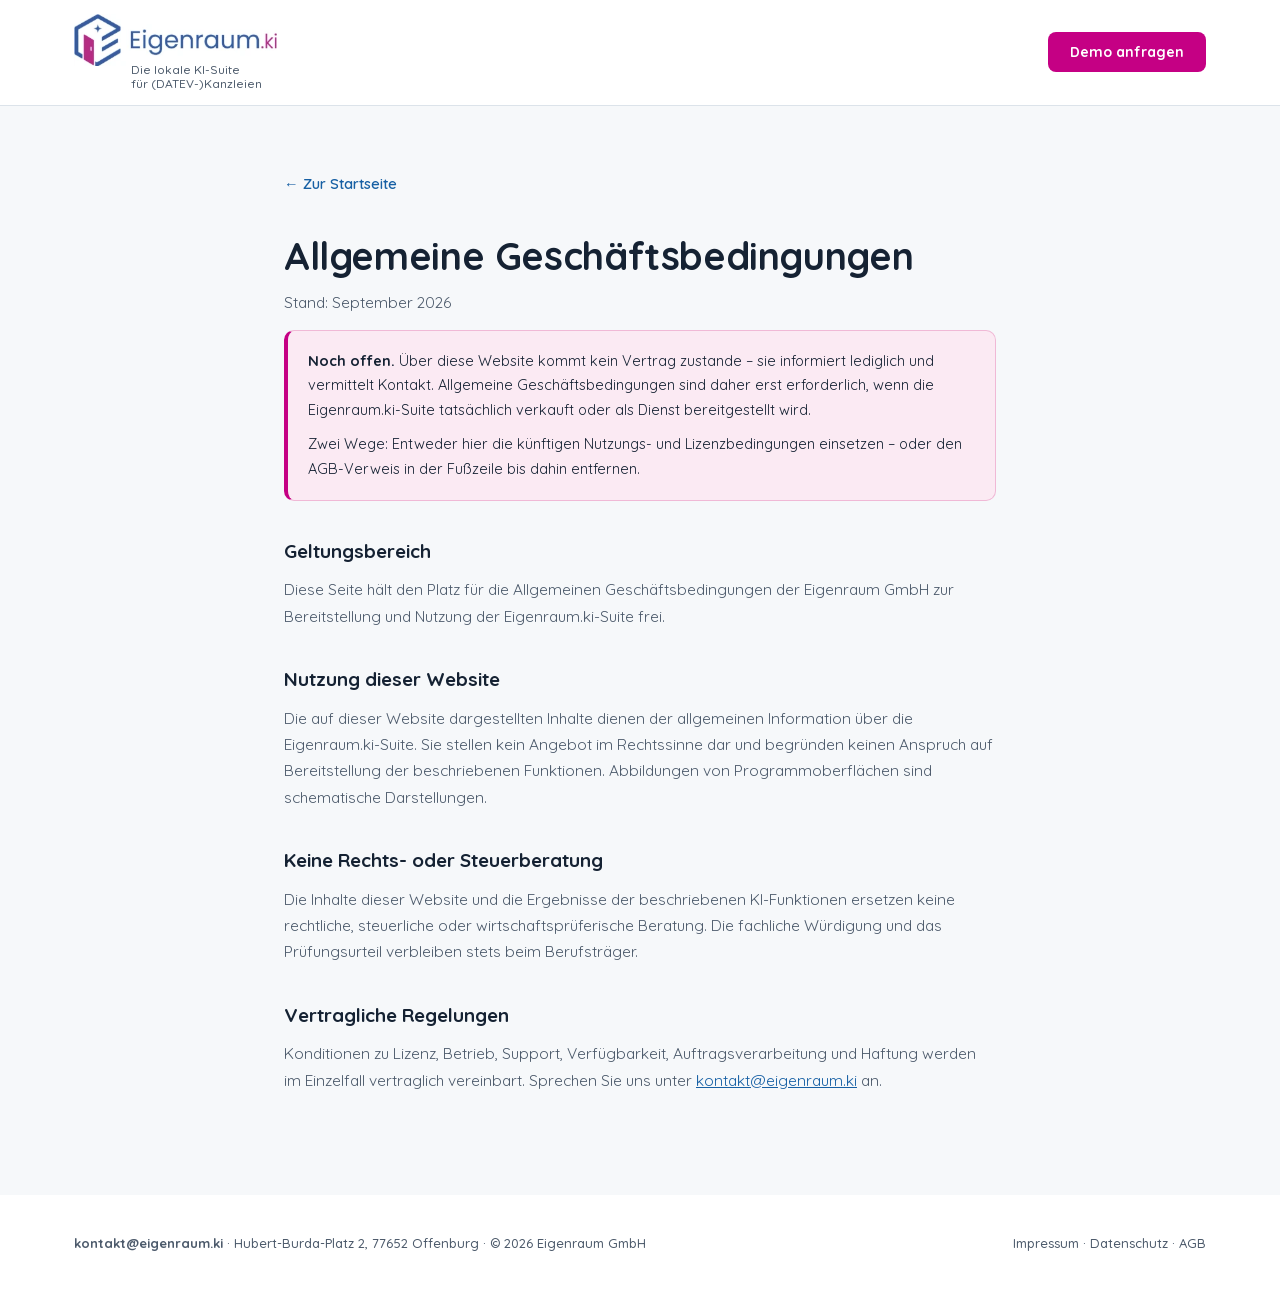
<file: agb.html>
<!DOCTYPE html>
<html lang="de">
<head>
<meta charset="UTF-8">
<meta name="viewport" content="width=device-width, initial-scale=1, viewport-fit=cover">
<title>Allgemeine Geschäftsbedingungen – Eigenraum.ki</title>
<meta name="description" content="Nutzungsbedingungen zur Website der Eigenraum GmbH.">
<meta name="robots" content="noindex, nofollow">
<meta name="theme-color" content="#FFFFFF">
<link rel="icon" href="assets/img/favicon.svg" type="image/svg+xml">
<link rel="apple-touch-icon" href="assets/img/apple-touch-icon.png">
<link rel="preload" as="font" type="font/woff2" href="assets/fonts/quicksand-latin.woff2" crossorigin>
<link rel="stylesheet" href="assets/css/styles.css?v=1.1.0">
</head>
<body>

<header class="site-header">
  <div class="site-header__inner">
    <a class="site-header__logo" href="index.html" aria-label="Eigenraum.ki – zur Startseite">
      <img src="assets/img/eigenraum-ki.webp" alt="Eigenraum.ki" width="313" height="80" fetchpriority="high" decoding="async">
      <span class="site-header__tagline">Die lokale KI-Suite<br>für (DATEV-)Kanzleien</span>
    </a>
    <div class="site-header__actions">
      <a href="index.html#kontakt" class="site-header__cta">Demo anfragen</a>
    </div>
  </div>
</header>

<main class="rechtstext">
  <a class="rechtstext__zurueck" href="index.html">&#8592; Zur Startseite</a>
  <h1>Allgemeine Geschäftsbedingungen</h1>
  <p class="rechtstext__stand">Stand: September 2026</p>
  <div class="rechtstext__hinweis">
    <p><strong>Noch offen.</strong> Über diese Website kommt kein Vertrag zustande – sie informiert lediglich
    und vermittelt Kontakt. Allgemeine Geschäftsbedingungen sind daher erst erforderlich, wenn die
    Eigenraum.ki-Suite tatsächlich verkauft oder als Dienst bereitgestellt wird.</p>
    <p>Zwei Wege: Entweder hier die künftigen Nutzungs- und Lizenzbedingungen einsetzen – oder den
    AGB-Verweis in der Fußzeile bis dahin entfernen.</p>
  </div>

  <h2>Geltungsbereich</h2>
  <p>Diese Seite hält den Platz für die Allgemeinen Geschäftsbedingungen der Eigenraum GmbH zur
  Bereitstellung und Nutzung der Eigenraum.ki-Suite frei.</p>

  <h2>Nutzung dieser Website</h2>
  <p>Die auf dieser Website dargestellten Inhalte dienen der allgemeinen Information über die
  Eigenraum.ki-Suite. Sie stellen kein Angebot im Rechtssinne dar und begründen keinen Anspruch auf
  Bereitstellung der beschriebenen Funktionen. Abbildungen von Programmoberflächen sind schematische
  Darstellungen.</p>

  <h2>Keine Rechts- oder Steuerberatung</h2>
  <p>Die Inhalte dieser Website und die Ergebnisse der beschriebenen KI-Funktionen ersetzen keine
  rechtliche, steuerliche oder wirtschaftsprüferische Beratung. Die fachliche Würdigung und das
  Prüfungsurteil verbleiben stets beim Berufsträger.</p>

  <h2>Vertragliche Regelungen</h2>
  <p>Konditionen zu Lizenz, Betrieb, Support, Verfügbarkeit, Auftragsverarbeitung und Haftung werden
  im Einzelfall vertraglich vereinbart. Sprechen Sie uns unter
  <a href="mailto:kontakt@eigenraum.ki">kontakt@eigenraum.ki</a> an.</p>

</main>

<footer class="footer">
  <div class="footer__meta">
    <span class="footer__meta-contact"><a href="mailto:kontakt@eigenraum.ki" class="footer__meta-link"><strong>kontakt@eigenraum.ki</strong></a> &middot; Hubert-Burda-Platz 2, 77652 Offenburg &middot; &copy; 2026 Eigenraum GmbH</span>
    <span class="footer__meta-right"><a href="impressum.html" class="footer__meta-link">Impressum</a> &middot; <a href="datenschutz.html" class="footer__meta-link">Datenschutz</a> &middot; <a href="agb.html" class="footer__meta-link">AGB</a></span>
  </div>
</footer>

</body>
</html>
</file>
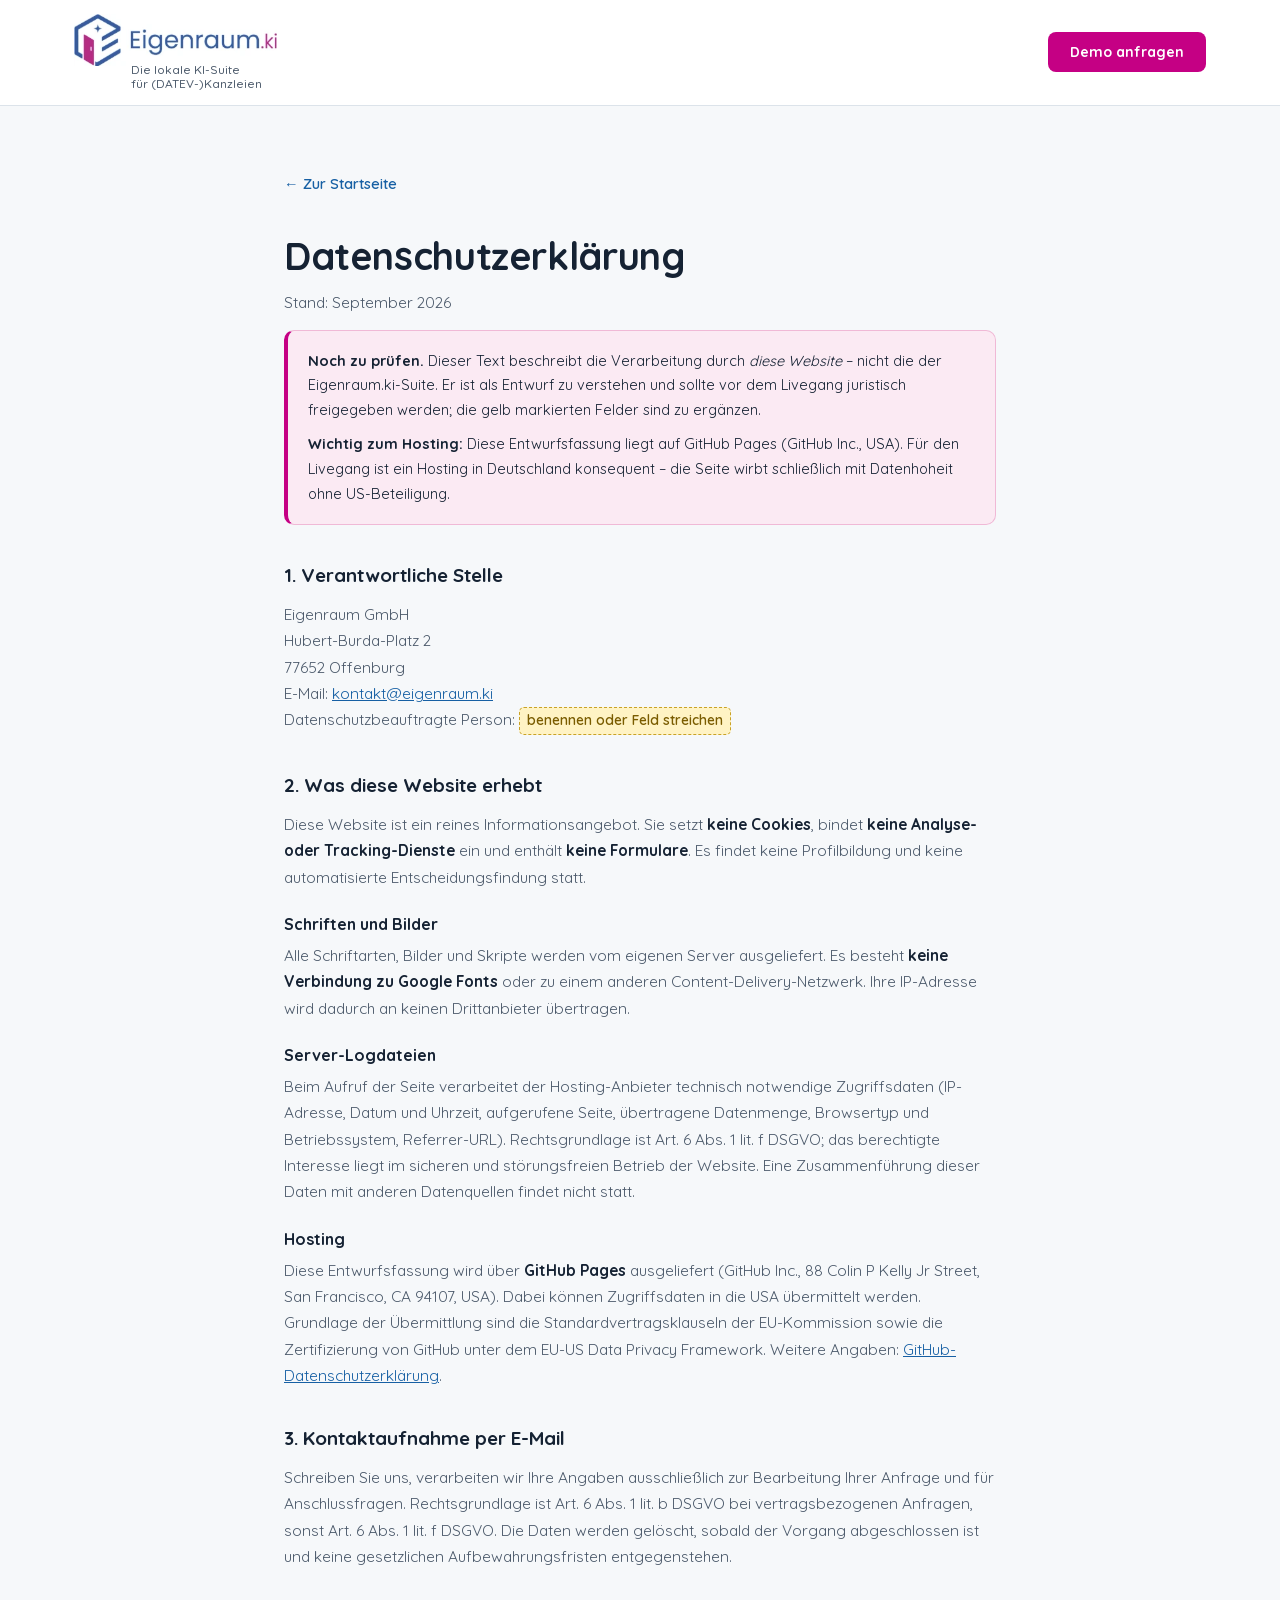
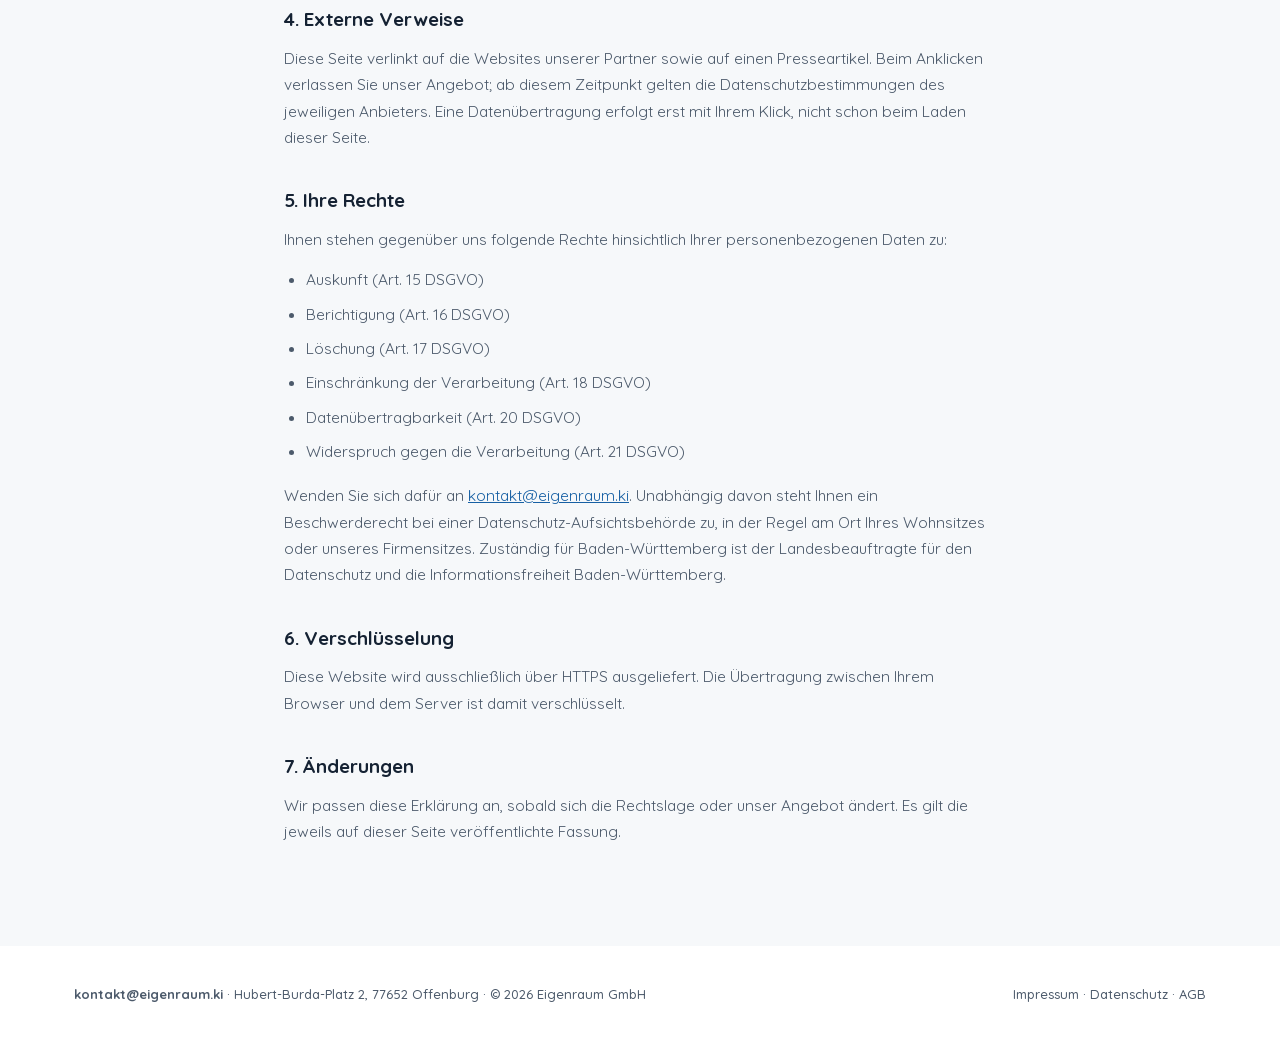
<file: datenschutz.html>
<!DOCTYPE html>
<html lang="de">
<head>
<meta charset="UTF-8">
<meta name="viewport" content="width=device-width, initial-scale=1, viewport-fit=cover">
<title>Datenschutzerklärung – Eigenraum.ki</title>
<meta name="description" content="Wie diese Website mit personenbezogenen Daten umgeht.">
<meta name="robots" content="noindex, nofollow">
<meta name="theme-color" content="#FFFFFF">
<link rel="icon" href="assets/img/favicon.svg" type="image/svg+xml">
<link rel="apple-touch-icon" href="assets/img/apple-touch-icon.png">
<link rel="preload" as="font" type="font/woff2" href="assets/fonts/quicksand-latin.woff2" crossorigin>
<link rel="stylesheet" href="assets/css/styles.css?v=1.1.0">
</head>
<body>

<header class="site-header">
  <div class="site-header__inner">
    <a class="site-header__logo" href="index.html" aria-label="Eigenraum.ki – zur Startseite">
      <img src="assets/img/eigenraum-ki.webp" alt="Eigenraum.ki" width="313" height="80" fetchpriority="high" decoding="async">
      <span class="site-header__tagline">Die lokale KI-Suite<br>für (DATEV-)Kanzleien</span>
    </a>
    <div class="site-header__actions">
      <a href="index.html#kontakt" class="site-header__cta">Demo anfragen</a>
    </div>
  </div>
</header>

<main class="rechtstext">
  <a class="rechtstext__zurueck" href="index.html">&#8592; Zur Startseite</a>
  <h1>Datenschutzerklärung</h1>
  <p class="rechtstext__stand">Stand: September 2026</p>
  <div class="rechtstext__hinweis">
    <p><strong>Noch zu prüfen.</strong> Dieser Text beschreibt die Verarbeitung durch <em>diese Website</em> – nicht die der Eigenraum.ki-Suite. Er ist als Entwurf zu verstehen und sollte vor dem Livegang juristisch freigegeben werden; die gelb markierten Felder sind zu ergänzen.</p>
    <p><strong>Wichtig zum Hosting:</strong> Diese Entwurfsfassung liegt auf GitHub Pages (GitHub Inc., USA). Für den Livegang ist ein Hosting in Deutschland konsequent – die Seite wirbt schließlich mit Datenhoheit ohne US-Beteiligung.</p>
  </div>

  <h2>1. Verantwortliche Stelle</h2>
  <address>
    Eigenraum GmbH<br>
    Hubert-Burda-Platz 2<br>
    77652 Offenburg<br>
    E-Mail: <a href="mailto:kontakt@eigenraum.ki">kontakt@eigenraum.ki</a>
  </address>
  <p>Datenschutzbeauftragte Person: <span class="platzhalter">benennen oder Feld streichen</span></p>

  <h2>2. Was diese Website erhebt</h2>
  <p>Diese Website ist ein reines Informationsangebot. Sie setzt <strong>keine Cookies</strong>, bindet
  <strong>keine Analyse- oder Tracking-Dienste</strong> ein und enthält <strong>keine Formulare</strong>.
  Es findet keine Profilbildung und keine automatisierte Entscheidungsfindung statt.</p>

  <h3>Schriften und Bilder</h3>
  <p>Alle Schriftarten, Bilder und Skripte werden vom eigenen Server ausgeliefert. Es besteht
  <strong>keine Verbindung zu Google Fonts</strong> oder zu einem anderen Content-Delivery-Netzwerk.
  Ihre IP-Adresse wird dadurch an keinen Drittanbieter übertragen.</p>

  <h3>Server-Logdateien</h3>
  <p>Beim Aufruf der Seite verarbeitet der Hosting-Anbieter technisch notwendige Zugriffsdaten
  (IP-Adresse, Datum und Uhrzeit, aufgerufene Seite, übertragene Datenmenge, Browsertyp und
  Betriebssystem, Referrer-URL). Rechtsgrundlage ist Art. 6 Abs. 1 lit. f DSGVO; das berechtigte
  Interesse liegt im sicheren und störungsfreien Betrieb der Website. Eine Zusammenführung dieser
  Daten mit anderen Datenquellen findet nicht statt.</p>

  <h3>Hosting</h3>
  <p>Diese Entwurfsfassung wird über <strong>GitHub Pages</strong> ausgeliefert (GitHub Inc., 88 Colin P
  Kelly Jr Street, San Francisco, CA 94107, USA). Dabei können Zugriffsdaten in die USA übermittelt
  werden. Grundlage der Übermittlung sind die Standardvertragsklauseln der EU-Kommission sowie die
  Zertifizierung von GitHub unter dem EU-US Data Privacy Framework.
  Weitere Angaben: <a href="https://docs.github.com/de/site-policy/privacy-policies/github-privacy-statement" target="_blank" rel="noopener">GitHub-Datenschutzerklärung</a>.</p>

  <h2>3. Kontaktaufnahme per E-Mail</h2>
  <p>Schreiben Sie uns, verarbeiten wir Ihre Angaben ausschließlich zur Bearbeitung Ihrer Anfrage und
  für Anschlussfragen. Rechtsgrundlage ist Art. 6 Abs. 1 lit. b DSGVO bei vertragsbezogenen Anfragen,
  sonst Art. 6 Abs. 1 lit. f DSGVO. Die Daten werden gelöscht, sobald der Vorgang abgeschlossen ist
  und keine gesetzlichen Aufbewahrungsfristen entgegenstehen.</p>

  <h2>4. Externe Verweise</h2>
  <p>Diese Seite verlinkt auf die Websites unserer Partner sowie auf einen Presseartikel. Beim
  Anklicken verlassen Sie unser Angebot; ab diesem Zeitpunkt gelten die Datenschutzbestimmungen des
  jeweiligen Anbieters. Eine Datenübertragung erfolgt erst mit Ihrem Klick, nicht schon beim Laden
  dieser Seite.</p>

  <h2>5. Ihre Rechte</h2>
  <p>Ihnen stehen gegenüber uns folgende Rechte hinsichtlich Ihrer personenbezogenen Daten zu:</p>
  <ul>
    <li>Auskunft (Art. 15 DSGVO)</li>
    <li>Berichtigung (Art. 16 DSGVO)</li>
    <li>Löschung (Art. 17 DSGVO)</li>
    <li>Einschränkung der Verarbeitung (Art. 18 DSGVO)</li>
    <li>Datenübertragbarkeit (Art. 20 DSGVO)</li>
    <li>Widerspruch gegen die Verarbeitung (Art. 21 DSGVO)</li>
  </ul>
  <p>Wenden Sie sich dafür an <a href="mailto:kontakt@eigenraum.ki">kontakt@eigenraum.ki</a>.
  Unabhängig davon steht Ihnen ein Beschwerderecht bei einer Datenschutz-Aufsichtsbehörde zu,
  in der Regel am Ort Ihres Wohnsitzes oder unseres Firmensitzes. Zuständig für Baden-Württemberg ist
  der Landesbeauftragte für den Datenschutz und die Informationsfreiheit Baden-Württemberg.</p>

  <h2>6. Verschlüsselung</h2>
  <p>Diese Website wird ausschließlich über HTTPS ausgeliefert. Die Übertragung zwischen Ihrem Browser
  und dem Server ist damit verschlüsselt.</p>

  <h2>7. Änderungen</h2>
  <p>Wir passen diese Erklärung an, sobald sich die Rechtslage oder unser Angebot ändert. Es gilt die
  jeweils auf dieser Seite veröffentlichte Fassung.</p>

</main>

<footer class="footer">
  <div class="footer__meta">
    <span class="footer__meta-contact"><a href="mailto:kontakt@eigenraum.ki" class="footer__meta-link"><strong>kontakt@eigenraum.ki</strong></a> &middot; Hubert-Burda-Platz 2, 77652 Offenburg &middot; &copy; 2026 Eigenraum GmbH</span>
    <span class="footer__meta-right"><a href="impressum.html" class="footer__meta-link">Impressum</a> &middot; <a href="datenschutz.html" class="footer__meta-link">Datenschutz</a> &middot; <a href="agb.html" class="footer__meta-link">AGB</a></span>
  </div>
</footer>

</body>
</html>
</file>
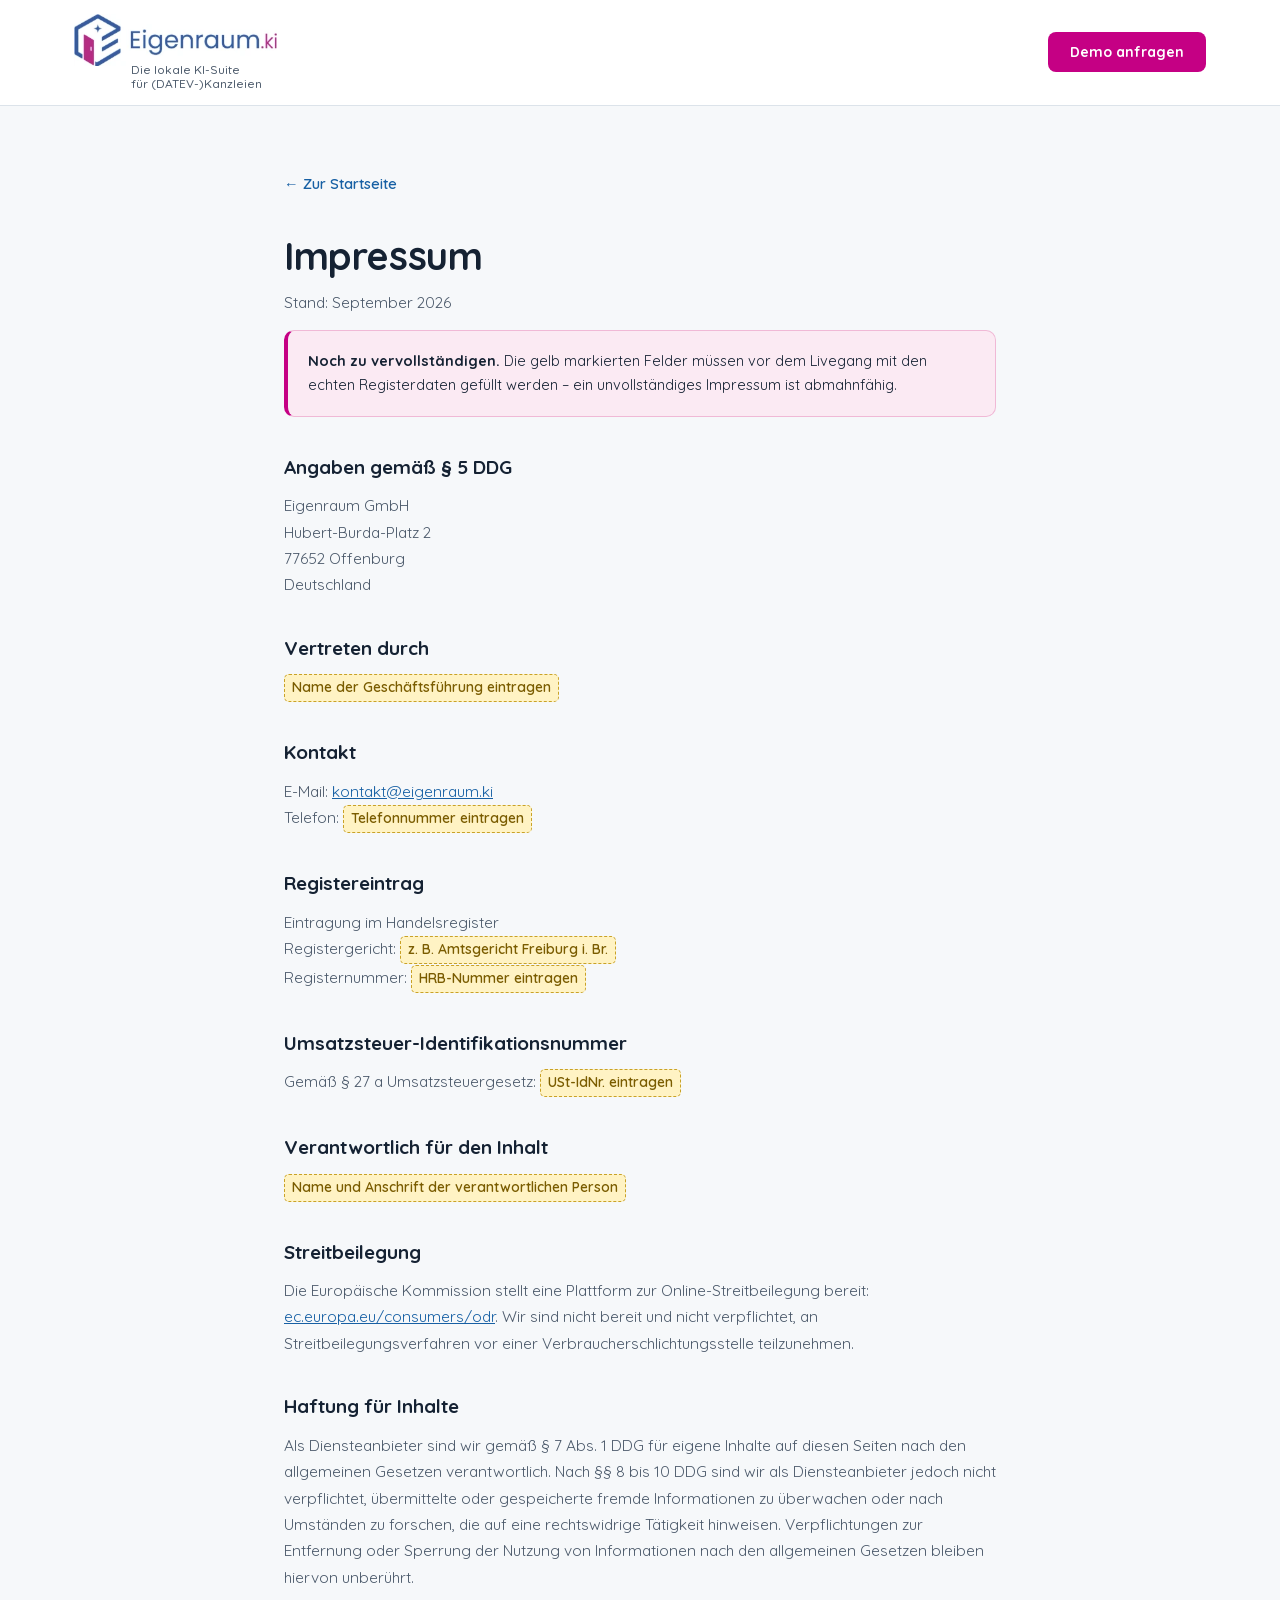
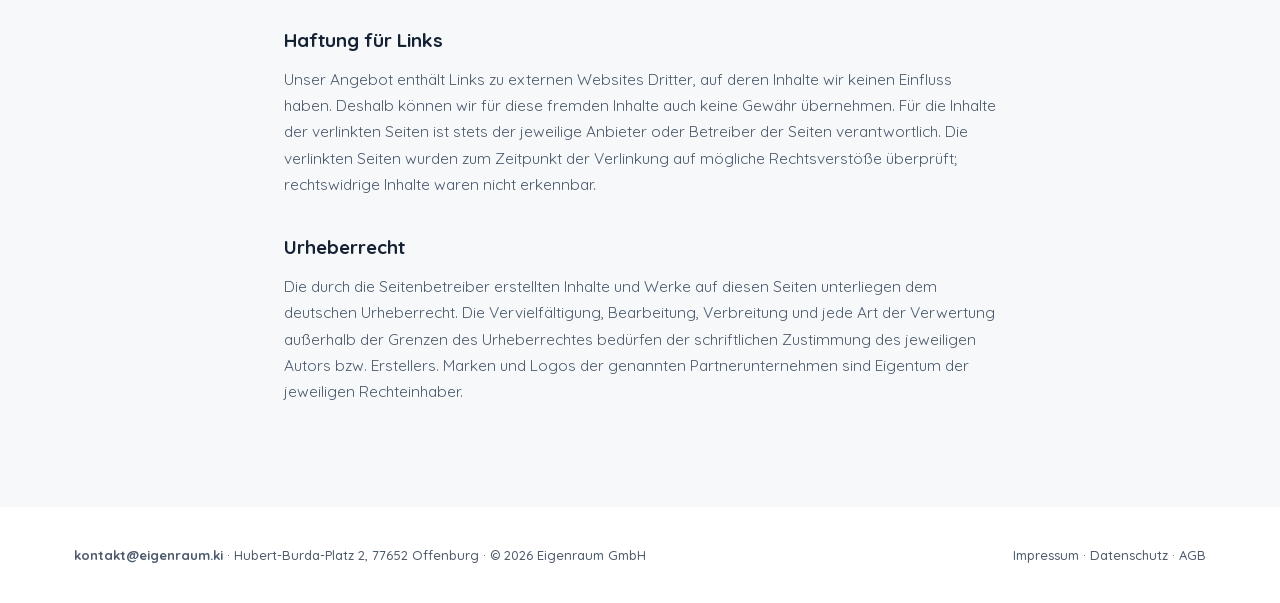
<file: impressum.html>
<!DOCTYPE html>
<html lang="de">
<head>
<meta charset="UTF-8">
<meta name="viewport" content="width=device-width, initial-scale=1, viewport-fit=cover">
<title>Impressum – Eigenraum.ki</title>
<meta name="description" content="Impressum und Anbieterkennzeichnung der Eigenraum GmbH.">
<meta name="robots" content="noindex, nofollow">
<meta name="theme-color" content="#FFFFFF">
<link rel="icon" href="assets/img/favicon.svg" type="image/svg+xml">
<link rel="apple-touch-icon" href="assets/img/apple-touch-icon.png">
<link rel="preload" as="font" type="font/woff2" href="assets/fonts/quicksand-latin.woff2" crossorigin>
<link rel="stylesheet" href="assets/css/styles.css?v=1.1.0">
</head>
<body>

<header class="site-header">
  <div class="site-header__inner">
    <a class="site-header__logo" href="index.html" aria-label="Eigenraum.ki – zur Startseite">
      <img src="assets/img/eigenraum-ki.webp" alt="Eigenraum.ki" width="313" height="80" fetchpriority="high" decoding="async">
      <span class="site-header__tagline">Die lokale KI-Suite<br>für (DATEV-)Kanzleien</span>
    </a>
    <div class="site-header__actions">
      <a href="index.html#kontakt" class="site-header__cta">Demo anfragen</a>
    </div>
  </div>
</header>

<main class="rechtstext">
  <a class="rechtstext__zurueck" href="index.html">&#8592; Zur Startseite</a>
  <h1>Impressum</h1>
  <p class="rechtstext__stand">Stand: September 2026</p>
  <div class="rechtstext__hinweis">
    <p><strong>Noch zu vervollständigen.</strong> Die gelb markierten Felder müssen vor dem Livegang mit den echten Registerdaten gefüllt werden – ein unvollständiges Impressum ist abmahnfähig.</p>
  </div>

  <h2>Angaben gemäß § 5 DDG</h2>
  <address>
    Eigenraum GmbH<br>
    Hubert-Burda-Platz 2<br>
    77652 Offenburg<br>
    Deutschland
  </address>

  <h2>Vertreten durch</h2>
  <p><span class="platzhalter">Name der Geschäftsführung eintragen</span></p>

  <h2>Kontakt</h2>
  <p>
    E-Mail: <a href="mailto:kontakt@eigenraum.ki">kontakt@eigenraum.ki</a><br>
    Telefon: <span class="platzhalter">Telefonnummer eintragen</span>
  </p>

  <h2>Registereintrag</h2>
  <p>
    Eintragung im Handelsregister<br>
    Registergericht: <span class="platzhalter">z. B. Amtsgericht Freiburg i. Br.</span><br>
    Registernummer: <span class="platzhalter">HRB-Nummer eintragen</span>
  </p>

  <h2>Umsatzsteuer-Identifikationsnummer</h2>
  <p>Gemäß § 27 a Umsatzsteuergesetz: <span class="platzhalter">USt-IdNr. eintragen</span></p>

  <h2>Verantwortlich für den Inhalt</h2>
  <p><span class="platzhalter">Name und Anschrift der verantwortlichen Person</span></p>

  <h2>Streitbeilegung</h2>
  <p>Die Europäische Kommission stellt eine Plattform zur Online-Streitbeilegung bereit:
  <a href="https://ec.europa.eu/consumers/odr/" target="_blank" rel="noopener">ec.europa.eu/consumers/odr</a>.
  Wir sind nicht bereit und nicht verpflichtet, an Streitbeilegungsverfahren vor einer
  Verbraucherschlichtungsstelle teilzunehmen.</p>

  <h2>Haftung für Inhalte</h2>
  <p>Als Diensteanbieter sind wir gemäß § 7 Abs. 1 DDG für eigene Inhalte auf diesen Seiten nach den
  allgemeinen Gesetzen verantwortlich. Nach §§ 8 bis 10 DDG sind wir als Diensteanbieter jedoch nicht
  verpflichtet, übermittelte oder gespeicherte fremde Informationen zu überwachen oder nach Umständen
  zu forschen, die auf eine rechtswidrige Tätigkeit hinweisen. Verpflichtungen zur Entfernung oder
  Sperrung der Nutzung von Informationen nach den allgemeinen Gesetzen bleiben hiervon unberührt.</p>

  <h2>Haftung für Links</h2>
  <p>Unser Angebot enthält Links zu externen Websites Dritter, auf deren Inhalte wir keinen Einfluss
  haben. Deshalb können wir für diese fremden Inhalte auch keine Gewähr übernehmen. Für die Inhalte
  der verlinkten Seiten ist stets der jeweilige Anbieter oder Betreiber der Seiten verantwortlich.
  Die verlinkten Seiten wurden zum Zeitpunkt der Verlinkung auf mögliche Rechtsverstöße überprüft;
  rechtswidrige Inhalte waren nicht erkennbar.</p>

  <h2>Urheberrecht</h2>
  <p>Die durch die Seitenbetreiber erstellten Inhalte und Werke auf diesen Seiten unterliegen dem
  deutschen Urheberrecht. Die Vervielfältigung, Bearbeitung, Verbreitung und jede Art der Verwertung
  außerhalb der Grenzen des Urheberrechtes bedürfen der schriftlichen Zustimmung des jeweiligen
  Autors bzw. Erstellers. Marken und Logos der genannten Partnerunternehmen sind Eigentum der
  jeweiligen Rechteinhaber.</p>

</main>

<footer class="footer">
  <div class="footer__meta">
    <span class="footer__meta-contact"><a href="mailto:kontakt@eigenraum.ki" class="footer__meta-link"><strong>kontakt@eigenraum.ki</strong></a> &middot; Hubert-Burda-Platz 2, 77652 Offenburg &middot; &copy; 2026 Eigenraum GmbH</span>
    <span class="footer__meta-right"><a href="impressum.html" class="footer__meta-link">Impressum</a> &middot; <a href="datenschutz.html" class="footer__meta-link">Datenschutz</a> &middot; <a href="agb.html" class="footer__meta-link">AGB</a></span>
  </div>
</footer>

</body>
</html>
</file>
<file: assets/css/styles.css>
/* =============================================================================
   Quicksand (SIL Open Font License 1.1) – lokal ausgeliefert.
   Bewusst nicht über das Google-Fonts-CDN: Die Seite wirbt mit Datenhoheit
   ohne US-Anbieter; ein CDN-Aufruf würde die IP jedes Besuchers an Google
   übertragen. Variabler Schnitt, deckt die Gewichte 300–700 in einer Datei ab.
   ============================================================================= */
@font-face{
  font-family:'Quicksand';
  font-style:normal;
  font-weight:300 700;
  font-display:swap;
  src:url('../fonts/quicksand-latin.woff2') format('woff2');
  unicode-range:U+0000-00FF, U+0131, U+0152-0153, U+02BB-02BC, U+02C6, U+02DA, U+02DC, U+0304, U+0308, U+0329, U+2000-206F, U+20AC, U+2122, U+2191, U+2193, U+2212, U+2215, U+FEFF, U+FFFD;
}
@font-face{
  font-family:'Quicksand';
  font-style:normal;
  font-weight:300 700;
  font-display:swap;
  src:url('../fonts/quicksand-latin-ext.woff2') format('woff2');
  unicode-range:U+0100-02BA, U+02BD-02C5, U+02C7-02CC, U+02CE-02D7, U+02DD-02FF, U+0304, U+0308, U+0329, U+1D00-1DBF, U+1E00-1E9F, U+1EF2-1EFF, U+2020, U+20A0-20AB, U+20AD-20C0, U+2113, U+2C60-2C7F, U+A720-A7FF;
}

:root{
    --blue:#1760A4;
    --blue-deep:#0F4676;
    --magenta:#C50084;
    --ink:#152233;
    --slate:#4C5A6B;
    --paper:#F6F8FA;
    --card:#FFFFFF;
    --line:#DCE3EA;
    --font:'Quicksand', sans-serif;
    --header-h:72px;
  }

  section[id],
  #usecaseBerichtskritik{
    scroll-margin-top:calc(var(--header-h) + 18px);
  }
  /* Bewusst KEIN globales scroll-behavior:smooth.
     Die Seite ist rund 19 Bildschirmhöhen lang. Über eine solche Distanz
     führen Browser die weiche Bewegung teils gar nicht erst aus – das
     Sprungziel wird nie erreicht und jeder Link wirkt tot.
     main.js entscheidet stattdessen nach Distanz: kurze Wege weich,
     weite Wege sofort. Ohne JavaScript springt der Browser nativ. */

  *{box-sizing:border-box;}

  html{
    -webkit-text-size-adjust:100%;
    text-size-adjust:100%;
  }

  body{
    margin:0;
    background:var(--paper);
    /* Sicherheitsnetz: nichts soll die Seite am Handy seitlich aufziehen */
    overflow-x:hidden;
    -webkit-font-smoothing:antialiased;
  }

  img{max-width:100%;}

  .konsortium{
    font-family:var(--font);
    color:var(--ink);
    padding:88px 24px 52px;
    max-width:1180px;
    margin:0 auto;
  }

  .konsortium__head{
    max-width:820px;
    margin-bottom:56px;
  }

  .konsortium__kicker{
    font-family:var(--font);
    font-weight:600;
    font-size:15px;
    letter-spacing:0.02em;
    color:var(--magenta);
    margin:0 0 12px;
  }

  .konsortium__title{
    font-family:var(--font);
    font-weight:700;
    font-size:clamp(28px, 3.4vw, 42px);
    line-height:1.18;
    letter-spacing:-0.01em;
    margin:0 0 20px;
    color:var(--ink);
  }

  .konsortium__lead{
    font-size:17px;
    line-height:1.65;
    color:var(--slate);
    margin:0;
    max-width:680px;
  }

  .partners{
    display:grid;
    grid-template-columns:repeat(4, 1fr);
    gap:1px;
    background:var(--line);
    border:1px solid var(--line);
    border-radius:14px;
    overflow:hidden;
  }

  .partner{
    background:var(--card);
    padding:32px 26px 30px;
    display:flex;
    flex-direction:column;
    gap:14px;
    position:relative;
  }

  .partner__logo{
    height:40px;
    display:flex;
    align-items:center;
  }

  .partner__logo img{
    max-height:40px;
    max-width:150px;
    width:auto;
    height:auto;
    object-fit:contain;
  }

  .partner__name{
    font-family:var(--font);
    font-weight:700;
    font-size:21px;
    letter-spacing:-0.01em;
    margin:0;
    color:var(--ink);
  }

  .partner__role{
    display:block;
    min-height:84px;
    font-family:var(--font);
    font-weight:600;
    font-size:13.5px;
    letter-spacing:0.01em;
    color:var(--blue);
    line-height:1.5;
    padding-bottom:14px;
    border-bottom:1px solid var(--line);
  }

  .partner__desc{
    font-size:14.5px;
    line-height:1.62;
    color:var(--slate);
    margin:0;
  }

  .partner__link{
    display:inline-flex;
    align-items:center;
    gap:5px;
    margin-top:auto;
    padding-top:14px;
    font-family:var(--font);
    font-weight:600;
    font-size:13.5px;
    color:var(--blue);
    text-decoration:none;
  }
  .partner__link:hover{
    color:var(--magenta);
  }

  /* Eigenraum.ki — eigener Konsortialpartner, hervorgehoben */
  .partner--self{
    background:#FBEAF3;
  }
  .partner--self .partner__name{
    color:var(--ink);
  }
  .partner--self .partner__role{
    color:var(--magenta);
    border-bottom-color:rgba(197,0,132,0.18);
  }
  .partner--self .partner__desc{
    color:var(--slate);
  }
  .partner--self .partner__link{
    color:var(--blue);
  }
  .partner--self .partner__link:hover{
    color:var(--magenta);
  }
  .partner--self .partner__logo img{
    max-height:34px;
  }
  .partner--self::before{
    content:"";
    position:absolute;
    top:0; left:0; right:0;
    height:3px;
    background:var(--magenta);
  }

  .team-toggle{
    display:inline-flex;
    align-items:center;
    justify-content:center;
    gap:7px;
    margin-top:auto;
    align-self:flex-start;
    font-family:var(--font);
    font-weight:700;
    font-size:13px;
    color:#FFFFFF;
    background:var(--magenta);
    border:none;
    border-radius:999px;
    padding:10px 18px;
    cursor:pointer;
    transition:background 0.15s ease, transform 0.15s ease;
  }
  .team-toggle:hover{
    background:#A50070;
  }
  .team-toggle:active{
    transform:scale(0.97);
  }
  .team-toggle__icon{
    width:15px;
    height:15px;
    flex-shrink:0;
    transition:transform 0.3s ease;
  }
  .team-toggle[aria-expanded="true"] .team-toggle__icon{
    transform:rotate(180deg);
  }

  /* ---------- Kernteam ---------- */
  .kernteam{
    max-height:0;
    overflow:hidden;
    margin-top:0;
    opacity:0;
    transition:max-height 0.45s ease, opacity 0.35s ease, margin-top 0.45s ease;
  }
  .kernteam.is-open{
    margin-top:20px;
    opacity:1;
  }
  .kernteam__title{
    font-family:var(--font);
    font-weight:700;
    font-size:20px;
    color:var(--ink);
    margin:0 0 20px;
  }
  .brand-ki{
    color:var(--magenta);
  }
  .kernteam__grid{
    display:grid;
    grid-template-columns:repeat(4, 1fr);
    gap:24px;
  }
  .kernteam__member{
    display:flex;
    flex-direction:column;
    align-items:flex-start;
    gap:10px;
    text-align:left;
  }
  .kernteam__photo{
    width:76px;
    height:76px;
    border-radius:50%;
    background:linear-gradient(135deg, var(--blue) 0%, var(--magenta) 100%);
    opacity:0.18;
    display:flex;
    align-items:center;
    justify-content:center;
    flex-shrink:0;
    overflow:hidden;
  }
  .kernteam__photo:has(.kernteam__photo-img){
    opacity:1;
    background:var(--line);
  }
  .kernteam__photo-img{
    width:100%;
    height:100%;
    object-fit:cover;
    border-radius:50%;
    display:block;
  }
  .kernteam__photo svg{
    width:34px;
    height:34px;
    stroke:var(--ink);
    opacity:0.55;
  }
  .kernteam__name{
    font-family:var(--font);
    font-weight:700;
    font-size:15.5px;
    color:var(--ink);
    margin:0;
  }
  .kernteam__role{
    display:block;
    min-height:34px;
    font-family:var(--font);
    font-weight:600;
    font-size:12.5px;
    color:var(--magenta);
    line-height:1.4;
    margin-top:-6px;
  }
  .kernteam__desc{
    font-size:13px;
    line-height:1.55;
    color:var(--slate);
    margin:0;
  }

  @media (max-width: 980px){
    .kernteam__grid{grid-template-columns:repeat(2, 1fr);}
  }
  @media (max-width: 620px){
    .kernteam__grid{grid-template-columns:1fr;}
  }

  @media (max-width: 980px){
    .partners{grid-template-columns:repeat(2, 1fr);}
  }
  @media (max-width: 620px){
    .konsortium{padding:64px 20px 36px;}
    .partners{grid-template-columns:1fr;}
    .partner{padding:26px 22px;}
  }

  /* ---------- FAQ ---------- */
  .faq{
    font-family:var(--font);
    color:var(--ink);
    padding:44px 24px 104px;
    max-width:1180px;
    margin:0 auto;
  }
  .faq__head{
    max-width:760px;
    margin-bottom:48px;
  }
  .faq__kicker{
    font-family:var(--font);
    font-weight:600;
    font-size:15px;
    letter-spacing:0.02em;
    color:var(--magenta);
    margin:0 0 12px;
  }
  .faq__title{
    font-family:var(--font);
    font-weight:700;
    font-size:clamp(28px, 3.4vw, 42px);
    line-height:1.18;
    letter-spacing:-0.01em;
    margin:0 0 20px;
    color:var(--ink);
  }
  .faq__lead{
    font-size:17px;
    line-height:1.65;
    color:var(--slate);
    margin:0;
    max-width:680px;
  }
  .faq__list{
    display:flex;
    flex-direction:column;
    gap:12px;
    max-width:860px;
  }
  .faq__item{
    background:#FFFFFF;
    border:1px solid var(--line);
    border-radius:14px;
    overflow:hidden;
    box-shadow:0 1px 2px rgba(21,34,51,0.03);
  }
  .faq__question{
    width:100%;
    display:flex;
    align-items:center;
    justify-content:space-between;
    gap:16px;
    padding:20px 24px;
    background:none;
    border:none;
    text-align:left;
    font-family:var(--font);
    font-weight:700;
    font-size:16px;
    color:var(--ink);
    cursor:pointer;
    transition:color 0.15s ease;
  }
  .faq__question:hover{color:var(--blue);}
  .faq__icon{
    flex:none;
    width:28px;
    height:28px;
    border-radius:50%;
    background:var(--paper);
    color:var(--blue);
    font-size:18px;
    line-height:1;
    font-weight:700;
    display:flex;
    align-items:center;
    justify-content:center;
    transition:transform 0.2s ease, background 0.2s ease, color 0.2s ease;
  }
  .faq__item.is-open .faq__icon{
    background:var(--magenta);
    color:#FFFFFF;
    transform:rotate(45deg);
  }
  /* Ausklappen über max-height, den Pixelwert setzt main.js.
     Vorher stand hier ein fester Grenzwert (480px), der lange Antworten
     abschnitt, sobald der Text am Telefon einspaltig umbricht.
     max-height statt grid-template-rows: 0fr->1fr, weil die Grid-Variante
     erst ab iOS 16 animiert. */
  .faq__answer{
    max-height:0;
    overflow:hidden;
    transition:max-height 0.32s ease;
  }
  .faq__answer-inner{
    padding:0 24px 22px;
    font-size:14.5px;
    line-height:1.65;
    color:var(--slate);
  }
  .faq__answer-inner p{margin:0;}
  @media (max-width: 620px){
    .faq{padding:32px 20px 72px;}
    .faq__question{padding:16px 18px; font-size:15px;}
    .faq__answer-inner{padding:0 18px 20px; font-size:14px;}
  }

  /* ---------- Footer ---------- */
  .footer{
    background:#FFFFFF;
    color:var(--ink);
    border-top:1px solid var(--line);
  }

  .footer__top{
    max-width:1180px;
    margin:0 auto;
    padding:96px 24px 64px;
  }

  .footer__title{
    font-family:var(--font);
    font-weight:700;
    font-size:clamp(30px, 4vw, 46px);
    line-height:1.15;
    letter-spacing:-0.01em;
    margin:0 0 18px;
    color:var(--ink);
  }

  .footer__lead{
    font-family:var(--font);
    font-size:17px;
    line-height:1.6;
    color:var(--slate);
    margin:0 0 36px;
  }

  .footer__cta{
    display:inline-block;
    font-family:var(--font);
    font-weight:600;
    font-size:15px;
    color:#FFFFFF;
    background:var(--magenta);
    padding:15px 30px;
    border-radius:8px;
    text-decoration:none;
    letter-spacing:0.01em;
    transition:background 0.15s ease;
  }
  .footer__cta:hover{
    background:#A50070;
  }

  .footer__divider{
    max-width:1180px;
    margin:0 auto;
    border:none;
    border-top:1px solid var(--line);
  }

  .footer__bottom{
    max-width:1180px;
    margin:0 auto;
    padding:44px 24px 40px;
    display:flex;
    justify-content:space-between;
    align-items:flex-start;
    gap:32px;
    flex-wrap:wrap;
  }

  .footer__brand{
    display:flex;
    align-items:center;
  }

  .footer__logo-plate{
    display:inline-flex;
    align-items:center;
  }

  .footer__logo-plate img{
    display:block;
    height:72px;
    width:auto;
  }

  .footer__nav{
    display:flex;
    gap:32px;
    flex-wrap:wrap;
    padding-top:10px;
  }

  .footer__nav a{
    font-family:var(--font);
    font-weight:600;
    font-size:14.5px;
    color:var(--slate);
    text-decoration:none;
  }
  .footer__nav a:hover{
    color:var(--ink);
  }

  .footer__legal{
    display:flex;
    gap:24px;
    padding-top:10px;
  }

  .footer__legal a{
    font-family:var(--font);
    font-weight:600;
    font-size:14.5px;
    color:var(--slate);
    text-decoration:none;
  }
  .footer__legal a:hover{
    color:var(--ink);
  }

  .footer__meta{
    max-width:1180px;
    margin:0 auto;
    padding:40px 24px;
    display:flex;
    justify-content:space-between;
    align-items:center;
    gap:16px;
    flex-wrap:wrap;
    font-family:var(--font);
    font-weight:500;
    font-size:13px;
    color:var(--slate);
  }
  .footer__meta-link{
    color:var(--slate);
    text-decoration:none;
  }
  .footer__meta-link:hover{
    color:var(--ink);
    text-decoration:underline;
  }

  /* ---------- Ausgangslage ---------- */
  .ausgangslage{
    font-family:var(--font);
    color:var(--ink);
    padding:64px 24px 24px;
    max-width:1180px;
    margin:0 auto;
  }

  .ausgangslage__hero{
    display:grid;
    grid-template-columns:1fr 1fr;
    gap:56px;
    align-items:start;
    margin-bottom:44px;
  }

  .ausgangslage__eyebrow{
    font-family:var(--font);
    font-weight:600;
    font-size:15px;
    letter-spacing:0.02em;
    color:var(--magenta);
    margin:0 0 12px;
  }

  .ausgangslage__headline{
    font-family:var(--font);
    font-weight:700;
    font-size:clamp(30px, 3.6vw, 42px);
    line-height:1.16;
    letter-spacing:-0.01em;
    margin:0 0 22px;
    color:var(--ink);
  }

  .ausgangslage__intro-lead{
    font-size:18px;
    line-height:1.65;
    color:var(--slate);
    margin:0;
    max-width:460px;
  }

  .ausgangslage__pain{
    background:#0A1622;
    border-radius:18px;
    padding:36px 36px 34px;
  }

  .ausgangslage__pain-kicker{
    font-family:var(--font);
    font-weight:700;
    font-size:13px;
    letter-spacing:0.08em;
    text-transform:uppercase;
    color:var(--magenta);
    margin:0 0 16px;
  }

  .ausgangslage__pain-title{
    font-family:var(--font);
    font-weight:700;
    font-size:24px;
    line-height:1.35;
    letter-spacing:-0.005em;
    color:#FFFFFF;
    margin:0 0 24px;
  }

  .ausgangslage__pain-list{
    list-style:none;
    margin:0;
    padding:0;
    display:flex;
    flex-direction:column;
    gap:16px;
  }

  .ausgangslage__pain-list li{
    display:flex;
    align-items:flex-start;
    gap:14px;
    font-family:var(--font);
    font-weight:500;
    font-size:16px;
    line-height:1.5;
    color:#C7D2E0;
  }

  .ausgangslage__pain-list li::before{
    content:"";
    flex:0 0 auto;
    width:16px;
    height:2px;
    margin-top:10px;
    background:#F26FB2;
  }

  @media (max-width: 900px){
    .ausgangslage__hero{grid-template-columns:1fr; gap:32px;}
    .ausgangslage__intro-lead{max-width:none;}
    .ausgangslage__pain{padding:28px 24px;}
  }

  .ausgangslage__bridge{
    display:flex;
    align-items:center;
    gap:12px;
    font-family:var(--font);
    font-weight:600;
    font-size:15.5px;
    color:var(--blue-deep);
    padding-top:8px;
    border-top:1px solid var(--line);
  }

  .ausgangslage__quote{
    background:#FBEAF3;
    border:1px solid #F0B9D6;
    border-radius:14px;
    padding:32px 32px 28px;
    margin-bottom:32px;
    display:flex;
    gap:20px;
    align-items:flex-start;
  }

  .ausgangslage__quote-mark{
    flex:0 0 auto;
    width:34px;
    height:34px;
    color:var(--magenta);
    opacity:0.85;
  }

  .ausgangslage__quote-body{
    flex:1;
  }

  .ausgangslage__quote-text{
    font-family:var(--font);
    font-weight:700;
    font-size:19px;
    line-height:1.45;
    letter-spacing:-0.005em;
    color:var(--ink);
    margin:0 0 10px;
  }

  .ausgangslage__quote-context{
    font-family:var(--font);
    font-weight:500;
    font-size:15px;
    line-height:1.55;
    color:var(--slate);
    margin:0 0 16px;
  }

  .ausgangslage__quote-footer{
    display:flex;
    flex-wrap:wrap;
    align-items:baseline;
    gap:6px 10px;
    font-family:var(--font);
    font-size:14px;
    color:var(--slate);
  }

  .ausgangslage__quote-authors{
    font-weight:700;
    color:var(--ink);
  }

  .ausgangslage__quote-source{
    color:var(--magenta);
    font-weight:600;
    text-decoration:none;
  }
  .ausgangslage__quote-source:hover{
    text-decoration:underline;
  }

  @media (max-width: 900px){
    .ausgangslage__quote{flex-direction:column; padding:26px 22px;}
  }

  /* ---------- Unsere Lösung ---------- */
  .loesung{
    font-family:var(--font);
    color:var(--ink);
    padding:88px 24px 40px;
    max-width:1180px;
    margin:0 auto;
  }

  .loesung__head{
    max-width:820px;
    margin-bottom:56px;
  }

  .loesung__kicker{
    font-family:var(--font);
    font-weight:600;
    font-size:15px;
    letter-spacing:0.02em;
    color:var(--magenta);
    margin:0 0 12px;
  }

  .loesung__title{
    font-family:var(--font);
    font-weight:700;
    font-size:clamp(28px, 3.4vw, 42px);
    line-height:1.18;
    letter-spacing:-0.01em;
    margin:0 0 20px;
    color:var(--ink);
  }

  .loesung__lead{
    font-size:17px;
    line-height:1.65;
    color:var(--slate);
    margin:0;
    max-width:700px;
  }

  .pillars{
    display:grid;
    grid-template-columns:repeat(4, 1fr);
    gap:1px;
    background:var(--line);
    border:1px solid var(--line);
    border-radius:14px;
    overflow:hidden;
  }

  .pillar{
    background:#F3C7DF;
    padding:32px 26px 30px;
    display:flex;
    flex-direction:column;
    gap:12px;
    position:relative;
    transition:transform 0.25s ease, box-shadow 0.25s ease, background 0.25s ease;
  }
  /* Kein Hover-Effekt: Die Säulen sind Beschreibungen, keine Schaltflächen.
     Ein Anheben verspräche einen Klick, dem nichts folgt. */

  .pillar__icon{
    width:40px;
    height:40px;
    display:flex;
    align-items:center;
    justify-content:center;
    color:var(--blue);
    transition:transform 0.25s ease;
  }
  .pillar__icon svg{
    width:26px;
    height:26px;
  }

  .pillar__title{
    font-family:var(--font);
    font-weight:700;
    font-size:18px;
    line-height:1.3;
    letter-spacing:-0.005em;
    margin:0;
    min-height:47px;
    color:var(--ink);
  }

  .pillar__badge{
    display:inline-block;
    width:fit-content;
    font-family:var(--font);
    font-weight:600;
    font-size:12px;
    letter-spacing:0.01em;
    color:var(--blue);
    background:#FFFFFF;
    padding:4px 12px;
    border-radius:20px;
  }

  .pillar__desc{
    font-size:14px;
    line-height:1.6;
    color:var(--slate);
    margin:0;
  }

  .usecases{
    display:flex;
    flex-wrap:wrap;
    gap:6px;
    margin-top:4px;
  }

  .usecase-chip{
    font-family:var(--font);
    font-weight:600;
    font-size:12px;
    color:var(--ink);
    background:var(--paper);
    border:1px solid var(--line);
    padding:5px 10px;
    border-radius:7px;
    line-height:1.3;
  }

  .pillar__note{
    font-size:12.5px;
    line-height:1.5;
    color:var(--slate);
    font-style:italic;
    margin:4px 0 0;
  }

  .loesung__attribution{
    margin-top:28px;
    font-size:13.5px;
    color:var(--slate);
    text-align:center;
  }
  .loesung__attribution strong{
    color:var(--ink);
    font-weight:700;
  }

  .suite-split__title sup{
    font-size:11px;
    font-weight:700;
    color:var(--blue);
    margin-left:1px;
  }

  .demoflow{
    margin-top:64px;
    padding-top:48px;
    border-top:1px solid var(--line);
  }

  .demoflow__head{
    max-width:820px;
    margin-bottom:28px;
  }

  .demoflow__kicker{
    font-family:var(--font);
    font-weight:600;
    font-size:13.5px;
    letter-spacing:0.02em;
    color:var(--magenta);
    margin:0 0 10px;
  }

  .demoflow__title{
    font-family:var(--font);
    font-weight:700;
    font-size:clamp(20px, 2.2vw, 26px);
    line-height:1.3;
    letter-spacing:-0.005em;
    margin:0 0 14px;
    color:var(--ink);
  }

  .demoflow__intro{
    font-size:15px;
    line-height:1.7;
    color:var(--slate);
    margin:0;
    max-width:820px;
  }

  .demoflow__body{
    display:grid;
    grid-template-columns:minmax(0, 0.78fr) minmax(340px, 1.32fr);
    gap:32px;
    margin-top:28px;
    align-items:start;
  }

  .demoflow__steps{
    display:flex;
    flex-direction:column;
    gap:10px;
  }

  .demoflow__step{
    border:1px solid var(--line);
    border-radius:12px;
    background:var(--card);
    overflow:hidden;
    transition:border-color 0.2s ease, box-shadow 0.2s ease;
  }
  .demoflow__step.is-open{
    border-color:var(--magenta);
    box-shadow:0 6px 18px rgba(197,0,132,0.08);
  }

  .demoflow__step-head{
    display:flex;
    align-items:center;
    gap:14px;
    padding:16px 18px;
    cursor:pointer;
    background:none;
    border:none;
    width:100%;
    text-align:left;
    font-family:var(--font);
    -webkit-appearance:none;
    appearance:none;
  }

  .demoflow__step-num{
    flex:none;
    width:30px;
    height:30px;
    border-radius:50%;
    background:var(--paper);
    border:1.5px solid var(--magenta);
    color:var(--magenta);
    font-weight:700;
    font-size:13px;
    display:flex;
    align-items:center;
    justify-content:center;
    transition:background 0.2s ease, color 0.2s ease;
  }
  .demoflow__step.is-open .demoflow__step-num{
    background:var(--magenta);
    color:#FFFFFF;
  }

  .demoflow__step-title{
    font-weight:700;
    font-size:15px;
    color:var(--ink);
    flex:1;
    line-height:1.4;
  }

  .demoflow__step-icon{
    flex:none;
    color:var(--blue);
    font-size:20px;
    font-weight:400;
    line-height:1;
    transition:transform 0.25s ease;
  }
  .demoflow__step.is-open .demoflow__step-icon{
    transform:rotate(45deg);
    color:var(--magenta);
  }

  .demoflow__step-body{
    max-height:0;
    overflow:hidden;
    transition:max-height 0.32s ease;
  }

  .demoflow__step-body-inner{
    padding:0 18px 18px 62px;
    font-size:14px;
    line-height:1.65;
    color:var(--slate);
  }

  .demoflow__visual{
    position:sticky;
    top:96px;
  }

  .demoflow__diagram{
    position:relative;
    border:2px solid var(--ink);
    border-radius:20px;
    background:#FFFFFF;
    padding:20px 24px 22px;
    box-shadow:0 18px 44px rgba(21,34,51,0.12);
  }

  .demoflow__diagram-topbar{
    display:flex;
    align-items:center;
    justify-content:space-between;
    margin-bottom:14px;
  }
  .demoflow__diagram-appname{
    font-family:var(--font);
    font-weight:700;
    font-size:18px;
    color:var(--ink);
  }
  .demoflow__diagram-modul{
    font-family:var(--font);
    font-weight:700;
    font-size:12px;
    letter-spacing:0.01em;
    color:var(--ink);
    background:var(--paper);
    border:1px solid var(--line);
    border-radius:8px;
    padding:4px 10px;
  }

  .demoflow__diagram-body{
    display:grid;
    grid-template-columns:0.6fr 1.4fr;
    gap:16px;
    align-items:stretch;
  }

  .demoflow__diagram-doc{
    position:relative;
    background:var(--blue);
    border-radius:12px;
    padding:18px 12px;
    display:flex;
    flex-direction:column;
    align-items:center;
    justify-content:center;
    text-align:center;
    color:#FFFFFF;
  }
  .demoflow__diagram-doc-title{
    font-family:var(--font);
    font-weight:700;
    font-size:13.5px;
    line-height:1.35;
    margin:0 0 14px;
  }
  .demoflow__diagram-doc-lines{
    display:flex;
    flex-direction:column;
    gap:6px;
    width:70%;
  }
  .demoflow__diagram-doc-lines span{
    display:block;
    height:2px;
    background:rgba(255,255,255,0.55);
    border-radius:2px;
  }

  .demoflow__diagram-app{
    display:flex;
    flex-direction:column;
    gap:8px;
    background:var(--paper);
    border:1px solid var(--line);
    border-radius:12px;
    padding:12px 12px 13px;
  }

  .demoflow__diagram-app-header{
    display:flex;
    align-items:center;
    gap:8px;
  }
  .demoflow__diagram-app-dot{
    width:8px;
    height:8px;
    border-radius:50%;
    background:var(--magenta);
    flex:none;
  }
  .demoflow__diagram-app-name{
    font-family:var(--font);
    font-weight:700;
    font-size:12.5px;
    color:var(--ink);
  }

  .demoflow__diagram-app-tabs{
    display:flex;
    gap:14px;
    font-family:var(--font);
    font-weight:600;
    font-size:11.5px;
    color:var(--slate);
    border-bottom:1px solid var(--line);
    padding-bottom:7px;
  }
  .demoflow__diagram-app-tabs .is-active{
    color:var(--ink);
    border-bottom:2px solid var(--blue);
    padding-bottom:7px;
    margin-bottom:-8px;
  }

  .demoflow__diagram-app-field{
    display:flex;
    flex-direction:column;
    gap:4px;
  }
  .demoflow__diagram-app-label{
    font-family:var(--font);
    font-size:10.5px;
    color:var(--slate);
  }
  .demoflow__diagram-app-select{
    position:relative;
    display:flex;
    align-items:center;
    justify-content:space-between;
    gap:8px;
    background:#FFFFFF;
    border:1px solid var(--line);
    border-radius:8px;
    padding:8px 10px;
    font-size:11px;
    line-height:1.35;
    color:var(--ink);
  }
  .demoflow__diagram-app-chevron{
    flex:none;
    color:var(--slate);
  }

  .demoflow__diagram-action{
    display:flex;
    align-items:center;
    gap:10px;
  }

  .demoflow__diagram-btn{
    display:inline-flex;
    align-items:center;
    gap:6px;
    font-family:var(--font);
    font-weight:700;
    font-size:11.5px;
    line-height:1.3;
    padding:9px 14px;
    border-radius:8px;
    border:none;
    background:var(--blue);
    color:#FFFFFF;
    box-shadow:0 4px 10px rgba(21,34,51,0.12);
  }
  .demoflow__diagram-btn--outline{
    background:#FFFFFF;
    color:var(--blue);
    border:1.5px solid var(--blue);
    box-shadow:none;
  }

  .demoflow__diagram-app-card{
    position:relative;
    background:#FFFFFF;
    border:1px solid var(--line);
    border-radius:10px;
    padding:9px 12px;
    display:flex;
    flex-direction:column;
    gap:6px;
  }
  .demoflow__diagram-app-card--compact{
    padding-bottom:8px;
  }

  .demoflow__diagram-app-question{
    font-family:var(--font);
    font-weight:700;
    font-size:12px;
    line-height:1.45;
    color:var(--ink);
    margin:0;
  }

  .demoflow__diagram-app-tags{
    display:flex;
    gap:6px;
    flex-wrap:wrap;
  }
  .demoflow__diagram-app-tags .tag{
    font-family:var(--font);
    font-size:10px;
    font-weight:700;
    padding:2px 9px;
    border-radius:20px;
    line-height:1.6;
  }
  .tag--ok{
    background:#E3F5EA;
    color:#1B8A4A;
  }
  .tag--ref{
    background:#E7F0FA;
    color:var(--blue);
    border:1px solid #C9DCF0;
  }

  .demoflow__diagram-app-quote{
    font-size:11px;
    font-style:italic;
    line-height:1.5;
    color:var(--slate);
    border-left:2px solid var(--line);
    padding-left:10px;
    margin:0;
  }

  .demoflow__diagram-app-comment{
    align-self:flex-end;
    font-family:var(--font);
    font-size:10.5px;
    font-weight:700;
    color:var(--blue);
  }

  .demoflow__diagram-done{
    position:relative;
    display:flex;
    flex-wrap:wrap;
    align-items:center;
    justify-content:center;
    gap:10px;
    margin-top:14px;
  }
  .demoflow__diagram-check{
    flex:none;
    width:34px;
    height:34px;
    border-radius:50%;
    border:2px solid var(--ink);
    display:flex;
    align-items:center;
    justify-content:center;
    font-weight:700;
    font-size:16px;
    color:var(--ink);
    background:#FFFFFF;
  }
  .demoflow__diagram-check--ok{
    border-color:#1B8A4A;
    color:#1B8A4A;
    background:#E3F5EA;
  }
  .demoflow__diagram-done-text{
    font-family:var(--font);
    font-weight:700;
    font-size:13px;
    color:var(--ink);
  }

  .demoflow__badge{
    position:absolute;
    top:0;
    left:0;
    transform:translate(-50%, -50%);
    width:32px;
    height:32px;
    border-radius:50%;
    display:flex;
    align-items:center;
    justify-content:center;
    font-family:var(--font);
    font-weight:700;
    font-size:13.5px;
    background:#E5E8EC;
    color:var(--magenta);
    border:2px solid var(--magenta);
    box-shadow:0 4px 10px rgba(21,34,51,0.14);
    z-index:2;
    transition:background 0.25s ease, color 0.25s ease, box-shadow 0.25s ease;
  }
  .demoflow__diagram-doc .demoflow__badge{ top:0; left:0; }
  .demoflow__diagram-app-select .demoflow__badge{ top:0; right:-16px; left:auto; transform:translate(0, -50%); }
  .demoflow__diagram-app-card .demoflow__badge{ top:0; left:0; }

  .demoflow__badge--inline{
    position:static;
    flex:none;
    transform:none;
  }

  .demoflow__badge.is-active{
    background:var(--magenta);
    color:#FFFFFF;
    animation:demoflowPulse 1.6s ease-out infinite;
  }

  @keyframes demoflowPulse{
    0%{   box-shadow:0 4px 10px rgba(21,34,51,0.14), 0 0 0 0 rgba(197,0,132,0.45); }
    70%{  box-shadow:0 4px 10px rgba(21,34,51,0.14), 0 0 0 14px rgba(197,0,132,0); }
    100%{ box-shadow:0 4px 10px rgba(21,34,51,0.14), 0 0 0 0 rgba(197,0,132,0); }
  }

  .demoflow__visual-caption{
    font-size:12.5px;
    line-height:1.5;
    color:var(--slate);
    font-style:italic;
    text-align:center;
    margin:12px 4px 0;
  }

  .demoflow__benefits{
    margin-top:36px;
  }

  .demoflow__benefits-title{
    font-family:var(--font);
    font-weight:700;
    font-size:16px;
    color:var(--ink);
    margin:0 0 16px;
  }

  .demoflow__benefit-list{
    display:grid;
    grid-template-columns:repeat(2, 1fr);
    gap:16px 24px;
    list-style:none;
    padding:0;
    margin:0;
  }

  .demoflow__benefit{
    display:flex;
    gap:10px;
    align-items:flex-start;
    font-size:14px;
    line-height:1.6;
    color:var(--slate);
  }

  .demoflow__benefit-check{
    flex:none;
    width:20px;
    height:20px;
    border-radius:50%;
    background:var(--magenta);
    color:#FFFFFF;
    font-size:12px;
    font-weight:700;
    display:flex;
    align-items:center;
    justify-content:center;
    margin-top:1px;
  }

  .demoflow__benefit strong{
    color:var(--ink);
    font-weight:700;
  }

  @media (max-width: 980px){
    .demoflow__body{grid-template-columns:1fr;}
    .demoflow__visual{position:static; order:-1;}
  }

  @media (max-width: 680px){
    .demoflow__benefit-list{grid-template-columns:1fr;}
    .demoflow__step-body-inner{padding-left:18px;}
  }

  .suite-footnotes{
    max-width:1180px;
    margin:16px auto 0;
    padding:0 24px;
    box-sizing:border-box;
  }
  .suite-footnote{
    margin:0 0 6px;
    font-size:12px;
    line-height:1.5;
    color:var(--slate);
  }
  .suite-footnote:last-child{
    margin-bottom:0;
  }
  .suite-footnote sup{
    font-weight:700;
    color:var(--blue);
    margin-right:2px;
  }
  .suite-footnote strong{
    color:var(--ink);
    font-weight:700;
  }

  @media (max-width: 980px){
    .pillars{grid-template-columns:repeat(2, 1fr);}
  }
  @media (max-width: 620px){
    .loesung{padding:64px 20px 32px;}
    .pillars{grid-template-columns:1fr;}
    .pillar{padding:26px 22px;}
  }

  /* ---------- Aufbau-Schaubild ---------- */
  .suite-diagram{
    margin-top:14px;
  }

  .suite-diagram__title{
    font-family:var(--font);
    font-weight:700;
    font-size:20px;
    letter-spacing:-0.005em;
    color:var(--ink);
    margin:0 0 24px;
  }

  .suite-arrows-row{
    max-width:1180px;
    margin:0 auto 0;
    display:flex;
    flex-wrap:wrap;
    justify-content:center;
    align-items:flex-end;
    gap:14px;
    padding:0 24px;
    box-sizing:border-box;
  }

  .suite-arrow-slot{
    width:142px;
    display:flex;
    flex-direction:column;
    align-items:center;
    gap:6px;
  }

  .suite-arrow-slot--gateway{
    position:relative;
    z-index:2;
    align-self:flex-end;
  }

  .suite-datasources{
    max-width:1180px;
    margin:14px auto 0;
    border:1.5px solid var(--line);
    border-radius:14px;
    padding:20px 24px 18px;
  }

  .suite-datasources__row{
    display:flex;
    flex-wrap:wrap;
    justify-content:center;
    gap:14px;
    margin-bottom:14px;
  }

  .suite-source{
    display:flex;
    flex-direction:column;
    align-items:center;
    gap:6px;
    width:142px;
  }

  .suite-source__arrow{
    color:var(--blue-deep);
    width:20px;
    height:84px;
    flex-shrink:0;
  }

  .suite-gateway{
    position:absolute;
    bottom:0;
    left:0;
    width:100%;
    display:flex;
    flex-direction:column;
    align-items:center;
    gap:4px;
  }

  .suite-gateway__label{
    background:#EDF1F8;
    border:1.5px solid #C9D9EA;
    border-radius:8px;
    padding:9px 8px;
    text-align:center;
    font-family:var(--font);
    font-weight:700;
    font-size:11px;
    line-height:1.3;
    color:var(--blue-deep);
    width:100%;
    height:64px;
    display:flex;
    align-items:center;
    justify-content:center;
    box-sizing:border-box;
  }
  .suite-gateway__label sup{
    font-size:9px;
    color:var(--blue);
    margin-left:1px;
  }

  .suite-gateway__connector{
    color:var(--blue-deep);
    width:16px;
    height:62px;
  }

  .suite-source__logo{
    background:var(--paper);
    border:1px solid var(--line);
    border-radius:8px;
    padding:9px 8px;
    display:flex;
    align-items:center;
    justify-content:center;
    width:100%;
    height:56px;
    box-sizing:border-box;
  }
  .suite-source__logo img{
    max-width:100%;
    max-height:36px;
    object-fit:contain;
  }

  .suite-source__label{
    background:var(--paper);
    border:1px solid var(--line);
    border-radius:8px;
    padding:9px 8px;
    text-align:center;
    font-family:var(--font);
    font-weight:600;
    font-size:11.5px;
    line-height:1.3;
    color:var(--ink);
    width:100%;
    height:56px;
    display:flex;
    align-items:center;
    justify-content:center;
    box-sizing:border-box;
  }

  .source-tag{
    font-family:var(--font);
    font-size:10px;
    font-weight:600;
    letter-spacing:0.02em;
    padding:2px 8px 2px 6px;
    border-radius:6px;
    display:inline-flex;
    align-items:center;
    gap:4px;
    margin-top:2px;
  }
  .source-tag:before{
    content:"";
    width:5px;
    height:5px;
    border-radius:50%;
    background:var(--tag-color, #8890a3);
    flex-shrink:0;
  }
  .source-tag--intern{
    --tag-color:#1760A4;
    color:#1760A4;
    background:#EAF2FA;
  }
  .source-tag--extern{
    --tag-color:#6B7686;
    color:#5A6474;
    background:#F0F1F4;
  }

  .suite-datasources__caption{
    text-align:center;
    font-family:var(--font);
    font-weight:500;
    font-size:13px;
    color:var(--slate);
    margin:0;
  }
  .suite-datasources__caption strong{
    font-weight:700;
    color:var(--ink);
  }

  /* ---------- Use-Case-Karten (Toolbox & Workflows) ---------- */
  .usecase-card{
    background:var(--card);
    border:1px solid var(--line);
    border-radius:12px;
    padding:20px;
    display:flex;
    flex-direction:column;
    gap:10px;
    min-height:266px;
    transition:opacity 0.2s ease, filter 0.2s ease, transform 0.25s ease, box-shadow 0.25s ease, border-color 0.25s ease;
  }

  /* Angehoben wird nur die Karte, die tatsächlich etwas tut (Klick-Demo).
     Die übrigen sind Beschreibungen und sollen keinen Klick versprechen. */
  .usecase-card--demo:not(.is-muted):hover{
    transform:translateY(-5px);
    box-shadow:0 14px 28px rgba(21,34,51,0.12);
    border-color:var(--blue);
    z-index:1;
  }

  .usecase-card.is-muted{
    opacity:0.35;
    filter:grayscale(60%);
  }

  .usecase-card__icon{
    width:42px;
    height:42px;
    border-radius:10px;
    background:#EDF1F8;
    display:flex;
    align-items:center;
    justify-content:center;
    color:var(--blue);
    transition:transform 0.25s ease, background 0.25s ease;
  }
  .usecase-card--demo:not(.is-muted):hover .usecase-card__icon{
    transform:scale(1.1);
    background:#DCE6F5;
  }
  .usecase-card__icon svg{
    width:21px;
    height:21px;
  }

  .usecase-card__title{
    font-family:var(--font);
    font-weight:700;
    font-size:14.5px;
    letter-spacing:-0.005em;
    color:var(--ink);
    margin:0;
  }

  .usecase-card__desc{
    font-family:var(--font);
    font-weight:500;
    font-size:12.5px;
    line-height:1.55;
    color:var(--slate);
    margin:0;
  }

  .role-tags{
    display:flex;
    flex-wrap:wrap;
    gap:6px;
    margin-top:auto;
    padding-top:10px;
  }
  .role-tag{
    font-family:var(--font);
    font-size:10.5px;
    font-weight:600;
    letter-spacing:0.01em;
    color:var(--slate);
    background:#F2F3F8;
    border:1px solid var(--line);
    padding:3px 8px 3px 6px;
    border-radius:6px;
    display:inline-flex;
    align-items:center;
    gap:5px;
  }
  .role-tag:before{
    content:"";
    width:6px;
    height:6px;
    border-radius:50%;
    background:var(--role-color, #8890a3);
    flex-shrink:0;
  }
  .role-tag.steuern{--role-color:#1760A4;}
  .role-tag.recht{--role-color:#7C4FE0;}
  .role-tag.pruefung{--role-color:#0E9488;}

  .usecase-card--add{
    border:1.5px dashed #C3D2E0;
    background:transparent;
  }
  .usecase-card--add .usecase-card__icon{
    background:transparent;
    border:1.5px dashed #A9BFD4;
    color:var(--blue-deep);
  }
  .usecase-card--add .usecase-card__title{
    color:var(--blue-deep);
  }

  .usecase-card--demo{
    position:relative;
    cursor:pointer;
    border-color:var(--magenta);
  }
  .usecase-card--demo:not(.is-muted):hover{
    border-color:var(--magenta);
    box-shadow:0 14px 28px rgba(197,0,132,0.16);
  }
  .usecase-card--demo:focus-visible{
    outline:2px solid var(--magenta);
    outline-offset:3px;
  }
  .usecase-card__sticker{
    position:absolute;
    top:-11px;
    right:14px;
    display:inline-flex;
    align-items:center;
    gap:4px;
    font-family:var(--font);
    font-weight:700;
    font-size:10px;
    letter-spacing:0.01em;
    color:#FFFFFF;
    background:var(--magenta);
    padding:5px 10px;
    border-radius:20px;
    box-shadow:0 6px 14px rgba(197,0,132,0.32);
    white-space:nowrap;
    z-index:2;
  }

  /* ---------- Berufsträger-Schieberegler ---------- */
  .loesung__demo{
    position:relative;
  }

  .role-sticky-bar{
    position:sticky;
    top:112px;
    z-index:20;
  }

  .role-avatar{
    position:absolute;
    left:0;
    top:-6px;
    width:150px;
    height:150px;
    border-radius:50%;
    overflow:hidden;
    border:6px solid #FFFFFF;
    box-shadow:0 10px 26px rgba(21,34,51,0.16);
    background:#F1F1F1;
    z-index:5;
  }
  .role-avatar img{
    width:100%;
    height:100%;
    object-fit:cover;
    display:none;
  }
  .role-avatar img.is-active{
    display:block;
  }

  @media (max-width: 980px){
    .role-avatar{display:none;}
  }
  @media (max-width: 780px){
    .role-sticky-bar{position:static;}
  }

  .role-switch-wrap{
    display:flex;
    justify-content:center;
    margin-bottom:12px;
  }

  /* Rückmeldung unter dem Schalter: Die gefilterten Karten liegen am Telefon
     rund anderthalb Bildschirmhöhen tiefer – ohne diese Zeile wirkt ein
     Umschalten wie ein Klick ins Leere.
     Bewusst NICHT in der klebenden Leiste: Beim Scrollen schwebt die Leiste
     über dem Inhalt, und ein Text ohne Hintergrund läge dann mitten auf dem
     „DATEV verbunden"-Etikett. Die weiße Pille darf schweben, der Text nicht. */
  .role-hinweis{
    margin:0 0 26px;
    font-family:var(--font);
    font-weight:600;
    font-size:13px;
    line-height:1.45;
    color:var(--slate);
    text-align:center;
    min-height:19px;
  }
  .role-hinweis strong{
    color:var(--blue-deep);
  }

  .role-switch{
    display:inline-flex;
    background:#FFFFFF;
    border:1px solid var(--line);
    border-radius:999px;
    padding:4px;
    gap:2px;
    box-shadow:0 1px 3px rgba(21,34,51,0.06);
  }

  .role-switch__btn{
    font-family:var(--font);
    font-weight:600;
    font-size:13.5px;
    letter-spacing:0.01em;
    color:var(--slate);
    background:transparent;
    border:none;
    border-radius:999px;
    padding:10px 20px;
    cursor:pointer;
    transition:background 0.15s ease, color 0.15s ease;
    white-space:nowrap;
  }
  .role-switch__btn:hover{
    color:var(--ink);
  }
  .role-switch__btn.is-active{
    background:var(--blue);
    color:#FFFFFF;
  }
  .role-switch__btn.is-active:hover{
    color:#FFFFFF;
  }

  @media (max-width: 560px){
    .role-switch{flex-direction:column; width:100%; border-radius:14px;}
    .role-switch__btn{width:100%; border-radius:10px;}
  }

  /* ---------- Mega-Diagramm: Suite-Container ---------- */
  .suite-mega{
    background:#FBEAF3;
    border-radius:18px;
    padding:0 32px 40px;
    position:relative;
  }

  .suite-mega__header{
    position:relative;
    display:flex;
    flex-direction:column;
    align-items:center;
    justify-content:flex-start;
    padding-top:32px;
    gap:10px;
    margin-bottom:32px;
  }

  .suite-mega__watermark{
    position:absolute;
    top:32px;
    right:32px;
    width:60px;
    height:60px;
    opacity:1;
  }

  .suite-mega__title{
    text-align:center;
    font-family:var(--font);
    font-weight:500;
    font-size:22px;
    color:var(--ink);
    margin:0;
  }
  .suite-mega__title strong{
    font-weight:700;
  }

  .suite-mega__datev-link{
    display:flex;
    align-items:center;
  }
  .suite-mega__datev-link-badge{
    display:inline-flex;
    align-items:center;
    gap:7px;
    font-family:var(--font);
    font-weight:700;
    font-size:11px;
    letter-spacing:0.01em;
    color:var(--blue-deep);
    background:#EDF1F8;
    border:1.5px solid #C9D9EA;
    border-radius:20px;
    padding:5px 14px;
    white-space:nowrap;
  }
  .suite-mega__datev-link-dot{
    width:7px;
    height:7px;
    border-radius:50%;
    background:#4EA72E;
    flex-shrink:0;
  }

  .suite-mega .pillars{
    margin-bottom:0;
  }

  /* Verbindungslinien Säule -> Liste. Gleiches Raster wie .suite-split, damit
     die Linien genau über den Listentiteln enden. */
  .suite-connect{
    display:grid;
    grid-template-columns:1fr 1fr;
    gap:36px;
    height:40px;
    margin-top:-1px;
  }
  .suite-connect__col{
    position:relative;
  }
  .suite-connect__col svg{
    position:absolute;
    inset:0;
    width:100%;
    height:100%;
    display:block;
    fill:none;
    stroke:var(--blue-deep);
    stroke-width:2;
  }
  /* Pfeilspitze am unteren Ende, mittig über dem Titel */
  .suite-connect__col::after{
    content:"";
    position:absolute;
    left:50%;
    bottom:0;
    transform:translateX(-50%);
    border-left:6px solid transparent;
    border-right:6px solid transparent;
    border-top:8px solid var(--blue-deep);
  }

  .suite-split{
    display:grid;
    grid-template-columns:1fr 1fr;
    gap:36px;
    position:relative;
  }
  .suite-split::before{
    content:"";
    position:absolute;
    top:0;
    bottom:0;
    left:50%;
    width:2px;
    background:#C7D2DC;
  }

  .suite-split__title{
    display:flex;
    align-items:center;
    justify-content:center;
    gap:10px;
    font-family:var(--font);
    font-weight:700;
    font-size:19px;
    letter-spacing:-0.005em;
    color:var(--ink);
    margin:8px 0 16px;
    text-align:center;
  }
  /* Symbol der Säule, aus der die Liste hervorgeht – so schließt sich der
     Bogen von „Eigenraum.ki-Toolbox" zu „Tool-Übersicht" auch ohne Linie. */
  .suite-split__icon{
    flex:none;
    width:32px;
    height:32px;
    border-radius:9px;
    background:#FFFFFF;
    color:var(--blue);
    display:inline-flex;
    align-items:center;
    justify-content:center;
  }
  .suite-split__icon svg{
    width:18px;
    height:18px;
  }

  .suite-split__grid{
    display:grid;
    grid-template-columns:1fr 1fr;
    gap:14px;
  }

  @media (max-width: 900px){
    .suite-mega{padding:28px 20px 32px;}
    .suite-mega__watermark{width:26px; height:26px; top:14px; right:16px; opacity:0.7;}
    /* Unter 760px lief der zweizeilige Titel unter das Wasserzeichen.
       Es ist reine Zierde – das Logo steht ohnehin im Kopfbereich. */
    @media (max-width: 760px){
      .suite-mega__watermark{display:none;}
    }
    .suite-split{grid-template-columns:1fr; gap:40px;}
    .suite-split::before{display:none;}
    .suite-split__grid{grid-template-columns:1fr 1fr;}
  }
  @media (max-width: 560px){
    .suite-split__grid{grid-template-columns:1fr;}
  }

  @media (max-width: 480px){
    .suite-source{width:46%;}
    .suite-arrow-slot{width:46%;}
  }
  /* ---------- Datenschutz (dunkler Abschnitt) ---------- */
  .datenschutz{
    background:#0A1622;
    padding:88px 24px;
  }

  .datenschutz__inner{
    max-width:1132px;
    margin:0 auto;
  }

  .datenschutz__kicker{
    font-family:var(--font);
    font-weight:600;
    font-size:15px;
    letter-spacing:0.02em;
    color:var(--magenta);
    margin:0 0 12px;
  }

  .datenschutz__title{
    font-family:var(--font);
    font-weight:700;
    font-size:clamp(28px, 3.4vw, 42px);
    line-height:1.18;
    letter-spacing:-0.01em;
    color:#FFFFFF;
    margin:0 0 20px;
  }

  .datenschutz__lead{
    font-family:var(--font);
    font-weight:500;
    font-size:17px;
    line-height:1.65;
    color:#B7C4D6;
    margin:0 0 56px;
    max-width:760px;
  }

  .datenschutz__grid{
    display:grid;
    grid-template-columns:repeat(2, 1fr);
    gap:20px;
  }

  .datenschutz__card{
    background:#0F2233;
    border:1px solid #1D3B52;
    border-radius:14px;
    padding:28px;
    display:flex;
    flex-direction:column;
    min-height:166px;
    box-sizing:border-box;
  }

  .datenschutz__note{
    font-family:var(--font);
    font-weight:500;
    font-size:13.5px;
    line-height:1.6;
    color:#8296AC;
    margin:24px 0 0;
    max-width:760px;
  }

  .datenschutz__card-title{
    font-family:var(--font);
    font-weight:700;
    font-size:18px;
    letter-spacing:-0.005em;
    color:#FFFFFF;
    margin:0 0 10px;
  }

  .datenschutz__card--highlight{
    background:#1A1430;
    border-color:#4A2350;
  }
  .datenschutz__card--highlight .datenschutz__card-title{
    color:#F26FB2;
  }

  .datenschutz__card-desc{
    font-family:var(--font);
    font-weight:500;
    font-size:14.5px;
    line-height:1.6;
    color:#93A3B8;
    margin:0;
  }

  @media (max-width: 620px){
    .datenschutz{padding:64px 20px;}
    .datenschutz__grid{grid-template-columns:1fr;}
    .datenschutz__lead{margin-bottom:40px;}
    .datenschutz__card{height:auto; min-height:166px;}
  }
  /* ---------- Site-Header ---------- */
  .site-header{
    background:#FFFFFF;
    border-bottom:1px solid var(--line);
    position:sticky;
    top:0;
    z-index:100;
  }

  .site-header__inner{
    max-width:1180px;
    margin:0 auto;
    padding:14px 24px;
    display:flex;
    align-items:center;
    justify-content:space-between;
    gap:24px;
    flex-wrap:wrap;
  }

  .site-header__logo{
    display:flex;
    flex-direction:column;
    gap:0;
  }

  .site-header__logo img{
    display:block;
    height:52px;
    width:auto;
  }

  .site-header__tagline{
    font-family:var(--font);
    font-weight:500;
    font-size:12px;
    line-height:1.1;
    color:var(--slate);
    margin:-3px 0 0 57px;
  }

  .site-header__nav{
    display:flex;
    gap:26px;
    flex-wrap:wrap;
  }

  .site-header__nav a{
    font-family:var(--font);
    font-weight:500;
    font-size:14px;
    color:var(--ink);
    text-decoration:none;
    white-space:nowrap;
    position:relative;
    padding-bottom:4px;
    transition:color 0.15s ease;
  }
  .site-header__nav a:hover{
    color:var(--blue);
  }
  .site-header__nav a.is-active{
    color:var(--magenta);
    font-weight:700;
  }
  .site-header__nav a.is-active::after{
    content:"";
    position:absolute;
    left:0; right:0; bottom:-4px;
    height:2px;
    border-radius:2px;
    background:var(--magenta);
  }

  .site-header__actions{
    display:flex;
    align-items:center;
  }

  .site-header__cta{
    font-family:var(--font);
    font-weight:700;
    font-size:14px;
    color:#FFFFFF;
    background:var(--magenta);
    padding:11px 22px;
    border-radius:8px;
    text-decoration:none;
    white-space:nowrap;
    transition:background 0.15s ease;
  }
  .site-header__cta:hover{
    background:#A50070;
  }

  @media (max-width: 900px){
    .site-header__logo img{height:40px;}
  }
  @media (max-width: 780px){
    .site-header__inner{padding:12px 20px; justify-content:center; text-align:center;}
    .site-header__nav{justify-content:center; gap:14px 18px; order:3; width:100%;}
    .site-header__logo img{height:36px;}
  }

  /* ---------- Hero: Produkt-Vorstellung ---------- */
  .hero-suite{
    font-family:var(--font);
    background:#fff;
    padding:60px 0 56px;
  }
  .hero-suite__container{
    max-width:1180px;
    margin:0 auto;
    padding:0 24px;
  }
  .hero-suite__inner{
    display:grid;
    grid-template-columns:380px 1fr;
    gap:40px;
    align-items:stretch;
  }
  .hero-suite__headline{
    font-family:var(--font);
    font-weight:700;
    font-size:clamp(28px,3.2vw,38px);
    line-height:1.15;
    letter-spacing:-0.01em;
    color:var(--ink);
    margin:0 0 16px;
  }
  .hero-suite__lead{
    font-family:var(--font);
    font-weight:500;
    font-size:16px;
    line-height:1.55;
    color:var(--slate);
    margin:0 0 26px;
  }
  .hero-suite__buttons{
    display:flex;
    flex-wrap:wrap;
    gap:12px;
  }
  .hero-suite__cta{
    display:inline-block;
    font-family:var(--font);
    font-weight:700;
    font-size:15px;
    color:#fff;
    background:var(--magenta);
    padding:13px 26px;
    border-radius:8px;
    text-decoration:none;
    transition:background 0.15s ease;
  }
  .hero-suite__cta:hover{background:#A50070;}
  .hero-suite__cta-secondary{
    display:inline-flex;
    align-items:center;
    gap:8px;
    font-family:var(--font);
    font-weight:700;
    font-size:15px;
    color:var(--blue);
    background:#fff;
    border:1.5px solid var(--blue);
    padding:11px 22px;
    border-radius:8px;
    text-decoration:none;
    transition:background 0.15s ease, color 0.15s ease;
  }
  .hero-suite__cta-secondary svg{width:16px; height:16px;}
  .hero-suite__cta-secondary:hover{background:var(--blue); color:#fff;}

  .hero-suite__frame{
    background:#fff;
    border:1px solid var(--line);
    border-radius:16px;
    box-shadow:0 24px 56px -24px rgba(21,34,51,0.28);
    overflow:hidden;
    display:flex;
    flex-direction:column;
    height:100%;
    min-height:320px;
  }
  .hero-suite__browser-bar{
    flex:none;
    height:32px;
    display:flex;
    align-items:center;
    gap:6px;
    padding:0 14px;
    background:#F1F3F7;
    border-bottom:1px solid var(--line);
  }
  .hero-suite__browser-bar span{width:9px; height:9px; border-radius:50%; background:#DCE3EA;}
  .hero-suite__browser-bar span:nth-child(1){background:#FF5F57;}
  .hero-suite__browser-bar span:nth-child(2){background:#FEBC2E;}
  .hero-suite__browser-bar span:nth-child(3){background:#28C840;}

  /* Nachgebautes Dashboard (statt Screenshot) – füllt Frame exakt, ohne Beschnitt */
  .hero-mock{
    flex:1;
    min-height:0;
    display:flex;
    font-family:var(--font);
    background:#FFFFFF;
  }
  .hero-mock__sidebar{
    width:34%;
    min-width:148px;
    max-width:210px;
    flex:none;
    background:var(--paper);
    border-right:1px solid var(--line);
    padding:16px 12px;
    display:flex;
    flex-direction:column;
    gap:12px;
    overflow:hidden;
  }
  .hero-mock__brand{
    display:flex;
    align-items:flex-start;
  }
  .hero-mock__brand-logo{
    display:block;
    width:104px;
    height:auto;
  }
  .hero-mock__new-chat{
    background:var(--blue);
    color:#FFFFFF;
    font-family:var(--font);
    font-weight:700;
    font-size:10.5px;
    padding:8px 10px;
    border-radius:8px;
    border:none;
    text-align:left;
    cursor:default;
  }
  .hero-mock__search{
    font-size:10.5px;
    color:var(--slate);
    padding:2px 0;
  }
  .hero-mock__nav{
    display:flex;
    flex-direction:column;
    gap:9px;
  }
  .hero-mock__nav-item{
    display:flex;
    align-items:center;
    justify-content:space-between;
    font-size:10.5px;
    font-weight:600;
    color:var(--ink);
  }
  .hero-mock__nav-item--sub{
    font-weight:500;
    color:var(--slate);
    padding-left:2px;
  }
  .hero-mock__nav-item i{font-style:normal; color:var(--slate); font-size:11px;}
  .hero-mock__projects{
    display:flex;
    flex-direction:column;
    gap:8px;
  }
  .hero-mock__projects-head{
    display:flex;
    align-items:center;
    justify-content:space-between;
    font-size:10px;
    font-weight:700;
    color:var(--ink);
  }
  .hero-mock__projects-add{
    color:var(--blue);
    font-weight:700;
    background:#FFFFFF;
    border:1px solid var(--line);
    border-radius:20px;
    padding:1px 7px;
    font-size:9.5px;
  }
  .hero-mock__nav-bottom{
    margin-top:auto;
    padding-top:10px;
    border-top:1px solid var(--line);
    display:flex;
    flex-direction:column;
    gap:9px;
  }
  .hero-mock__nav-bottom .hero-mock__nav-item{font-weight:500; color:var(--slate);}

  .hero-mock__main{
    flex:1;
    min-width:0;
    display:flex;
    flex-direction:column;
  }
  .hero-mock__topbar{
    flex:none;
    display:flex;
    align-items:flex-start;
    justify-content:space-between;
    gap:12px;
    padding:14px 18px;
    border-bottom:1px solid var(--line);
  }
  .hero-mock__client{
    font-weight:700;
    font-size:13px;
    color:var(--ink);
    margin:0 0 5px;
  }
  .hero-mock__datev{
    display:inline-flex;
    align-items:center;
    gap:5px;
    font-size:9.5px;
    font-weight:700;
    color:#1B8A4A;
    background:#E3F5EA;
    padding:2px 9px;
    border-radius:20px;
  }
  .hero-mock__user{
    flex:none;
    display:flex;
    align-items:center;
    gap:9px;
  }
  .hero-mock__bell{
    position:relative;
    font-size:13px;
    color:var(--slate);
  }
  .hero-mock__badge{
    position:absolute;
    top:-6px;
    right:-7px;
    width:13px;
    height:13px;
    border-radius:50%;
    background:var(--magenta);
    color:#FFFFFF;
    font-size:8px;
    font-weight:700;
    display:flex;
    align-items:center;
    justify-content:center;
  }
  .hero-mock__avatar{
    width:24px;
    height:24px;
    border-radius:50%;
    background:var(--blue);
    color:#FFFFFF;
    font-size:9.5px;
    font-weight:700;
    display:flex;
    align-items:center;
    justify-content:center;
  }
  .hero-mock__user-info{
    font-size:10px;
    font-weight:700;
    color:var(--ink);
    line-height:1.3;
    white-space:nowrap;
  }
  .hero-mock__user-info small{
    font-weight:500;
    color:var(--slate);
    font-size:9px;
  }

  .hero-mock__body{
    flex:1;
    min-height:0;
    background:var(--paper);
    padding:20px 20px;
    display:flex;
    flex-direction:column;
    align-items:center;
    justify-content:center;
    gap:12px;
    text-align:center;
    overflow:hidden;
  }
  .hero-mock__greeting{
    font-family:var(--font);
    font-weight:700;
    font-size:18px;
    color:var(--ink);
    margin:0;
  }
  .hero-mock__subtext{
    font-size:11.5px;
    color:var(--slate);
    margin:0 0 4px;
  }
  .hero-mock__suggestions{
    display:grid;
    grid-template-columns:1fr 1fr;
    gap:8px;
    width:100%;
    max-width:520px;
  }
  .hero-mock__suggestion{
    background:#FFFFFF;
    border:1px solid var(--line);
    border-radius:10px;
    padding:9px 11px;
    font-size:10px;
    line-height:1.4;
    color:var(--ink);
    text-align:left;
  }
  .hero-mock__input{
    width:100%;
    max-width:520px;
    background:#FFFFFF;
    border:1px solid var(--line);
    border-radius:10px;
    padding:9px 13px;
    display:flex;
    align-items:center;
    justify-content:space-between;
    gap:8px;
    font-size:10.5px;
    color:var(--slate);
    margin-top:2px;
  }
  .hero-mock__input-actions{
    flex:none;
    color:var(--blue);
    letter-spacing:3px;
    font-size:11px;
  }
  .hero-mock__disclaimer{
    font-size:8.5px;
    color:var(--slate);
    margin:0;
  }

  .hero-suite__grid{
    margin-top:44px;
    display:grid;
    grid-template-columns:repeat(3, 1fr);
    gap:28px 24px;
  }
  .hero-suite__tile-icon{
    width:38px;
    height:38px;
    border-radius:9px;
    background:#EDF1F8;
    display:flex;
    align-items:center;
    justify-content:center;
    color:var(--blue);
    margin-bottom:10px;
  }
  .hero-suite__tile-icon svg{width:19px; height:19px;}
  .hero-suite__tile h3{
    font-family:var(--font);
    font-weight:700;
    font-size:13.5px;
    color:var(--ink);
    margin:0 0 4px;
    line-height:1.3;
  }
  .hero-suite__tile p{
    font-family:var(--font);
    font-weight:500;
    font-size:12.5px;
    color:var(--slate);
    line-height:1.45;
    margin:0;
  }

  @media (max-width: 980px){
    .hero-suite__inner{grid-template-columns:1fr; gap:32px;}
    .hero-suite__visual{order:-1;}
    .hero-suite__frame{height:auto; min-height:380px;}
  }
  @media (max-width: 620px){
    .hero-mock__sidebar{max-width:150px;}
    .hero-mock__brand-logo{width:84px;}
    .hero-mock__search,
    .hero-mock__projects,
    .hero-mock__nav-bottom .hero-mock__nav-item:nth-child(n+2){display:none;}
    .hero-mock__suggestions{grid-template-columns:1fr;}
  }
  @media (max-width: 560px){
    .hero-suite{padding:40px 0 32px;}
    .hero-suite__container{padding:0 20px;}
    .hero-suite__grid{grid-template-columns:1fr 1fr; gap:22px 16px;}
  }

/* ==========================================================================
   RESPONSIVE-LAYER
   Breakpoints:
     1100px  kleine Laptops, iPad Pro 12.9" quer
     1000px  unterhalb iPad quer (1024)                -> ab hier Burger-Menü
      700px  große Smartphones quer, kleine Tablets
      560px  iPhone hoch (390–430)
      400px  iPhone SE / mini (320–375)
   ========================================================================== */

/* --------------------------------------------------------------------------
   0  Grundlagen: Seitenränder, Safe-Area, Fokus, Bewegungsreduktion
   -------------------------------------------------------------------------- */
:root{
  --gutter:24px;
}

/* Alle Inhaltscontainer teilen sich denselben Seitenrand und respektieren
   die Notch/Home-Indicator-Zonen im Querformat (viewport-fit=cover). */
.site-header__inner,
.hero-suite__container,
.ausgangslage,
.loesung,
.konsortium,
.faq,
.datenschutz,
.suite-footnotes,
.suite-arrows-row,
.footer__top,
.footer__bottom,
.footer__meta{
  padding-left:max(var(--gutter), env(safe-area-inset-left));
  padding-right:max(var(--gutter), env(safe-area-inset-right));
}

/* Das Grundlayout setzt für einige Abschnitte unterhalb 620px eine
   Kurzform-Polsterung, die die Seitenränder oben wieder überschreibt.
   Hier zurückholen – sonst fehlt im Querformat der Notch-Abstand. */
@media (max-width: 620px){
  .loesung,
  .konsortium,
  .faq,
  .datenschutz{
    padding-left:max(var(--gutter), env(safe-area-inset-left));
    padding-right:max(var(--gutter), env(safe-area-inset-right));
  }
}

.footer__meta{
  padding-bottom:max(40px, env(safe-area-inset-bottom));
}

/* Sichtbarer Tastaturfokus auf allen interaktiven Elementen */
a:focus-visible,
button:focus-visible,
[tabindex]:focus-visible{
  outline:3px solid var(--magenta);
  outline-offset:3px;
  border-radius:5px;
}

.skip-link{
  position:absolute;
  left:-9999px;
  top:0;
  z-index:200;
  background:var(--magenta);
  color:#FFFFFF;
  font-family:var(--font);
  font-weight:700;
  font-size:14px;
  padding:12px 20px;
  border-radius:0 0 8px 0;
  text-decoration:none;
}
.skip-link:focus{
  left:0;
}

@media (prefers-reduced-motion: reduce){
  html{scroll-behavior:auto;}
  *,
  *::before,
  *::after{
    animation-duration:0.01ms !important;
    animation-iteration-count:1 !important;
    transition-duration:0.01ms !important;
    scroll-behavior:auto !important;
  }
}

/* --------------------------------------------------------------------------
   1  Hover-Effekte nur auf Geräten mit echtem Zeiger
   Auf Touchscreens bleibt ein :hover sonst nach dem Antippen "kleben".
   -------------------------------------------------------------------------- */
@media (hover: none){
  .usecase-card--demo:not(.is-muted):hover{
    transform:none;
    box-shadow:none;
  }
  .usecase-card--demo:not(.is-muted):hover .usecase-card__icon{
    transform:none;
    background:#EDF1F8;
  }
}

/* Sichtbare Rückmeldung beim Antippen statt Hover */
.usecase-card--demo:active,
.team-toggle:active,
.role-switch__btn:active{
  transform:scale(0.98);
}

/* --------------------------------------------------------------------------
   2  Navigation: Burger-Menü
   -------------------------------------------------------------------------- */
.site-header{
  position:sticky;
}

.site-header__logo{
  text-decoration:none;
  color:inherit;
}

.site-header__tagline{
  display:block;
  font-family:var(--font);
  font-weight:500;
  font-size:12px;
  line-height:1.15;
  color:var(--slate);
  margin:-3px 0 0 57px;
}

.nav-toggle{
  display:none;
  align-items:center;
  gap:9px;
  background:none;
  border:1px solid var(--line);
  border-radius:10px;
  padding:9px 14px;
  font-family:var(--font);
  font-weight:700;
  font-size:14px;
  color:var(--ink);
  cursor:pointer;
  min-height:44px;
  -webkit-tap-highlight-color:transparent;
}

.nav-toggle__bars{
  position:relative;
  display:block;
  width:18px;
  height:13px;
  flex:none;
}
.nav-toggle__bars span{
  position:absolute;
  left:0;
  width:100%;
  height:2px;
  border-radius:2px;
  background:var(--ink);
  transition:transform 0.25s ease, opacity 0.2s ease, top 0.25s ease;
}
.nav-toggle__bars span:nth-child(1){top:0;}
.nav-toggle__bars span:nth-child(2){top:5.5px;}
.nav-toggle__bars span:nth-child(3){top:11px;}

.nav-toggle[aria-expanded="true"] .nav-toggle__bars span:nth-child(1){
  top:5.5px;
  transform:rotate(45deg);
}
.nav-toggle[aria-expanded="true"] .nav-toggle__bars span:nth-child(2){
  opacity:0;
}
.nav-toggle[aria-expanded="true"] .nav-toggle__bars span:nth-child(3){
  top:5.5px;
  transform:rotate(-45deg);
}

.nav-backdrop{
  display:none;
}

/* Der CTA im Menü-Panel erscheint nur in der mobilen Navigation */
.site-header__cta--innav{
  display:none;
}

/* --------------------------------------------------------------------------
   3  Zurück-nach-oben-Schaltfläche
   -------------------------------------------------------------------------- */
.to-top{
  position:fixed;
  right:max(18px, env(safe-area-inset-right));
  bottom:max(18px, env(safe-area-inset-bottom));
  z-index:90;
  width:48px;
  height:48px;
  border-radius:50%;
  border:1px solid var(--line);
  background:#FFFFFF;
  color:var(--blue);
  display:flex;
  align-items:center;
  justify-content:center;
  cursor:pointer;
  box-shadow:0 8px 22px rgba(21,34,51,0.16);
  opacity:0;
  visibility:hidden;
  transform:translateY(10px);
  transition:opacity 0.25s ease, transform 0.25s ease, visibility 0.25s;
  -webkit-tap-highlight-color:transparent;
}
.to-top.is-visible{
  opacity:1;
  visibility:visible;
  transform:none;
}
.to-top svg{
  width:20px;
  height:20px;
}

/* --------------------------------------------------------------------------
   4  Kontaktabschnitt (neu) + Footer
   -------------------------------------------------------------------------- */
.kontakt{
  background:#FFFFFF;
  border-top:1px solid var(--line);
  font-family:var(--font);
}
.footer{
  border-top:none;
}
.footer__cta{
  min-height:48px;
  line-height:1.4;
}
.footer__cta-note{
  font-family:var(--font);
  font-size:14px;
  color:var(--slate);
  margin:18px 0 0;
}
.footer__cta-note a{
  color:var(--blue);
  font-weight:600;
}
.footer__legal a,
.footer__nav a{
  display:inline-block;
  padding:6px 0;
}

/* --------------------------------------------------------------------------
   5  Schaubild Datengrundlage – Zusätze für schmale Viewports
   -------------------------------------------------------------------------- */
.suite-diagram__hint{
  display:none;
  font-family:var(--font);
  font-weight:700;
  font-size:14px;
  color:var(--ink);
  text-align:center;
  margin:0 0 12px;
}
.suite-source__via{
  display:none;
  font-family:var(--font);
  font-weight:600;
  font-size:10.5px;
  line-height:1.35;
  color:var(--blue-deep);
  text-align:center;
  background:#EDF1F8;
  border:1px solid #C9D9EA;
  border-radius:7px;
  padding:5px 7px;
  width:100%;
  box-sizing:border-box;
}

/* ==========================================================================
   BREAKPOINT 1100px – kleine Laptops und iPad Pro quer
   ========================================================================== */
@media (min-width: 1001px) and (max-width: 1100px){
  .hero-suite__inner{
    grid-template-columns:330px 1fr;
    gap:28px;
  }
  .partner{
    padding:26px 20px 24px;
  }
  .pillar{
    padding:26px 20px 24px;
  }
  .suite-mega{
    padding-left:24px;
    padding-right:24px;
  }
  .suite-split{
    gap:26px;
  }
  .suite-split__grid{
    gap:12px;
  }
  .usecase-card{
    padding:18px;
    min-height:250px;
  }
}

/* ==========================================================================
   BREAKPOINT 1000px – ab hier mobile Navigation
   Die Desktop-Navigation (Logo, fünf Punkte, Schaltfläche) braucht rund
   1000 px; darunter bricht sie in zwei Zeilen. iPad quer (1024) bleibt Desktop.
   ========================================================================== */
@media (max-width: 1000px){

  /* ---- Header ---------------------------------------------------------- */
  .site-header__inner{
    padding-top:10px;
    padding-bottom:10px;
    display:flex;
    justify-content:space-between;
    align-items:center;
    text-align:left;
    gap:12px;
    flex-wrap:nowrap;
  }

  .site-header__logo img{
    height:42px;
  }

  .js .nav-toggle{
    display:inline-flex;
    flex:none;
  }

  /* Das Menü klappt als Panel direkt unter dem Header auf – nur wenn
     JavaScript läuft, sonst bliebe die Navigation unerreichbar. */
  .js .site-header__nav{
    position:absolute;
    top:100%;
    left:0;
    right:0;
    z-index:110;
    display:flex;
    flex-direction:column;
    gap:0;
    background:#FFFFFF;
    border-top:1px solid var(--line);
    border-bottom:1px solid var(--line);
    box-shadow:0 16px 34px -18px rgba(21,34,51,0.35);
    padding:8px max(var(--gutter), env(safe-area-inset-right)) 18px max(var(--gutter), env(safe-area-inset-left));
    max-height:calc(100dvh - 100%);
    overflow-y:auto;
    -webkit-overflow-scrolling:touch;
    opacity:0;
    visibility:hidden;
    transform:translateY(-10px);
    /* visibility bewusst nicht mitanimiert: hängt die Animation, bliebe das
       Menü unsichtbar, obwohl es als geöffnet gilt. */
    transition:opacity 0.22s ease, transform 0.22s ease;
  }
  .js .site-header__nav.is-open{
    opacity:1;
    visibility:visible;
    transform:none;
  }

  .site-header__nav a{
    display:flex;
    align-items:center;
    min-height:52px;
    padding:4px 2px;
    font-size:16px;
    font-weight:600;
    border-bottom:1px solid var(--line);
  }
  .site-header__nav a:last-of-type{
    border-bottom:none;
  }
  .site-header__nav a.is-active::after{
    display:none;
  }
  .site-header__nav a.is-active{
    color:var(--magenta);
  }

  /* Ohne JavaScript: Navigation als normale Zeile unter dem Logo */
  html:not(.js) .site-header__inner{
    flex-wrap:wrap;
  }
  html:not(.js) .site-header__nav{
    order:3;
    width:100%;
    flex-direction:row;
    flex-wrap:wrap;
    gap:8px 18px;
    padding-top:10px;
  }

  /* Desktop-CTA weicht dem CTA im Panel */
  .js .site-header__actions{
    display:none;
  }
  .site-header__cta--innav{
    display:flex;
    justify-content:center;
    margin-top:14px;
    min-height:50px;
    border-bottom:none;
    color:#FFFFFF;
    font-size:15px;
  }
  .site-header__cta--innav.is-active{
    color:#FFFFFF;
  }

  .nav-backdrop{
    display:block;
    position:fixed;
    inset:0;
    z-index:99;
    background:rgba(10,22,34,0.42);
    opacity:0;
    transition:opacity 0.22s ease;
    /* Fängt Wischgesten ab, damit die Seite hinter dem Menü nicht mitscrollt.
       Bewusst kein overflow:hidden auf <html>: das nimmt dem Kopfbereich
       seinen Sticky-Kontext, er springt dann samt Menü aus dem Bild. */
    touch-action:none;
    overscroll-behavior:contain;
  }
  .nav-backdrop.is-open{
    opacity:1;
  }
  .nav-backdrop[hidden]{
    display:none;
  }

  /* ---- Rollenschalter -------------------------------------------------- */
  .role-sticky-bar{
    top:calc(var(--header-h) + 10px);
  }

  /* ---- Schaubild: Pfeilreihe entfällt, Quellen werden zum Raster -------- */
  .suite-arrows-row{
    display:none;
  }
  .suite-diagram__hint{
    display:block;
  }
  .suite-source__via{
    display:block;
  }
  .suite-datasources{
    margin-left:var(--gutter);
    margin-right:var(--gutter);
    padding:18px 16px 16px;
  }
  .suite-datasources__row{
    display:grid;
    grid-template-columns:repeat(3, 1fr);
    gap:12px;
    align-items:start;
  }
  .suite-source{
    width:auto;
  }
  .suite-source__label,
  .suite-source__logo{
    height:auto;
    min-height:56px;
  }

  /* ---- Abstände global etwas straffen ---------------------------------- */
  .loesung{
    padding-top:64px;
  }
  .konsortium{
    padding-top:64px;
  }
}

/* Nur im Tabletbereich: unterhalb 560px gilt die knappere Vorgabe des Grundlayouts */
@media (min-width: 561px) and (max-width: 1000px){
  .hero-suite{
    padding:44px 0 44px;
  }
}

/* ==========================================================================
   BREAKPOINT 700px – große Smartphones, kleine Tablets
   ========================================================================== */
@media (max-width: 700px){

  /* ---- Hero: am Telefon zuerst die Aussage, dann das Produktbild -------
     Im Grundlayout steht das Mockup oben (order:-1). Auf Tabletbreite
     funktioniert das; am Telefon landet man dadurch auf einem Screenshot
     ohne Kontext, bevor die Überschrift kommt. */
  .hero-suite__visual{
    order:0;
  }
  .hero-suite__text{
    order:-1;
  }

  /* ---- Hero-Mock: Sidebar entfällt, Hauptbereich wird lesbar ----------- */
  .hero-mock__sidebar{
    display:none;
  }
  .hero-mock__topbar{
    padding:12px 14px;
  }
  .hero-mock__client{
    font-size:13.5px;
  }
  .hero-mock__body{
    padding:20px 16px;
    gap:11px;
  }
  .hero-mock__greeting{
    font-size:19px;
  }
  .hero-mock__subtext{
    font-size:12.5px;
  }
  .hero-mock__suggestion{
    font-size:11.5px;
    padding:10px 12px;
  }
  .hero-mock__input{
    font-size:11.5px;
    padding:11px 13px;
  }
  .hero-mock__disclaimer{
    font-size:9.5px;
    line-height:1.4;
  }
  .hero-suite__frame{
    min-height:0;
  }

  /* ---- Fließtexte ------------------------------------------------------ */
  .ausgangslage__intro-lead{
    font-size:16.5px;
  }
  .ausgangslage__pain-title{
    font-size:21px;
  }
  .ausgangslage__pain-list li{
    font-size:15px;
  }
  .ausgangslage__quote-text{
    font-size:17.5px;
  }
  .konsortium__lead,
  .loesung__lead,
  .faq__lead,
  .datenschutz__lead{
    font-size:16px;
  }

  /* ---- Reservierte Mindesthöhen aufheben: mobil entstehen sonst Lücken -- */
  .partner__role,
  .pillar__title,
  .kernteam__role{
    min-height:0;
  }
  .datenschutz__card{
    min-height:0;
  }
  .usecase-card{
    min-height:0;
  }

  /* ---- Suite ----------------------------------------------------------- */
  .suite-mega{
    padding-left:16px;
    padding-right:16px;
    border-radius:14px;
  }
  .suite-mega__title{
    font-size:18px;
    line-height:1.35;
  }
  .suite-mega__header{
    padding-top:24px;
    margin-bottom:24px;
  }
  .suite-split__title{
    font-size:17px;
    justify-content:flex-start;
    text-align:left;
  }
  .suite-datasources__row{
    grid-template-columns:repeat(2, 1fr);
  }

  /* ---- Demoflow-Schaubild --------------------------------------------- */
  .demoflow__diagram{
    padding:16px 16px 18px;
    border-radius:16px;
  }
  /* Dokument links, Add-in rechts – auch am Telefon. Das Schaubild zeigt
     Word mit seitlichem Aufgabenbereich; untereinander gestapelt wäre es
     ein anderes Bild. Dafür wird das Dokument schmal und die Schrift im
     Add-in bleibt auf Mockup-Größe. */
  .demoflow__diagram-body{
    grid-template-columns:minmax(76px, 0.5fr) 1fr;
    gap:10px;
  }
  .demoflow__diagram-doc{
    padding:14px 8px;
  }
  .demoflow__diagram-doc-title{
    font-size:11.5px;
    line-height:1.3;
    margin-bottom:10px;
  }
  .demoflow__diagram-doc-lines{
    width:72%;
  }
  .demoflow__diagram-app{
    padding:10px 9px 11px;
    gap:7px;
  }
  .demoflow__diagram-app-tabs{
    gap:10px;
    font-size:11px;
  }
  .demoflow__diagram-app-select{
    font-size:10.5px;
    padding:7px 8px;
  }
  /* Nummernpunkte dürfen nicht über den Kartenrand hinausragen */
  .demoflow__diagram-doc .demoflow__badge,
  .demoflow__diagram-app-card .demoflow__badge{
    top:2px;
    left:2px;
    transform:translate(-35%, -35%);
    width:28px;
    height:28px;
    font-size:12.5px;
  }
  .demoflow__diagram-app-select .demoflow__badge{
    right:-6px;
    width:28px;
    height:28px;
    font-size:12.5px;
  }
  .demoflow__diagram-app-question{
    font-size:11.5px;
  }
  .demoflow__diagram-app-quote{
    font-size:10.5px;
  }
  .demoflow__diagram-done{
    justify-content:flex-start;
  }
  .demoflow__diagram-btn{
    font-size:11px;
    padding:9px 11px;
    text-align:left;
  }

  /* ---- Kernteam: Foto neben den Text ---------------------------------- */
  .kernteam__grid{
    gap:20px;
  }

  /* ---- Footer ---------------------------------------------------------- */
  .footer__top{
    padding-top:56px;
    padding-bottom:44px;
  }
  .footer__bottom{
    padding-top:32px;
    padding-bottom:28px;
    gap:22px;
  }
  .footer__logo-plate img{
    height:54px;
  }
  .footer__nav{
    gap:8px 22px;
    padding-top:0;
  }
  .footer__legal{
    gap:18px;
    padding-top:0;
  }
  .footer__meta{
    padding-top:26px;
    font-size:12.5px;
    line-height:1.55;
  }
}

/* ==========================================================================
   BREAKPOINT 620px – Einspaltigkeit (ergänzt die vorhandenen Regeln)
   ========================================================================== */
@media (max-width: 620px){
  :root{
    --gutter:20px;
  }

  .ausgangslage{
    padding-top:48px;
  }
  .ausgangslage__pain{
    border-radius:14px;
  }
  .ausgangslage__quote{
    border-radius:12px;
  }

  /* Kernteam einspaltig: Foto links, Angaben rechts – spart Höhe */
  .kernteam__member{
    flex-direction:row;
    align-items:flex-start;
    gap:14px;
  }
  .kernteam__photo{
    width:58px;
    height:58px;
  }
  .kernteam__member > :not(.kernteam__photo){
    margin-left:0;
  }
  .kernteam__member{
    display:grid;
    grid-template-columns:58px 1fr;
    grid-template-areas:
      "foto name"
      "foto rolle"
      "text text";
    column-gap:14px;
    row-gap:2px;
  }
  .kernteam__photo{grid-area:foto;}
  .kernteam__name{grid-area:name; align-self:end;}
  .kernteam__role{grid-area:rolle; margin-top:0;}
  .kernteam__desc{grid-area:text; margin-top:8px;}
}

/* ==========================================================================
   BREAKPOINT 560px – iPhone hochkant
   ========================================================================== */
@media (max-width: 560px){

  .site-header__logo img{
    height:38px;
  }
  .site-header__tagline{
    font-size:11px;
    margin-left:44px;
  }
  .nav-toggle{
    padding:9px 12px;
  }

  /* ---- Hero ------------------------------------------------------------ */
  .hero-suite__headline{
    font-size:clamp(26px, 7.4vw, 32px);
  }
  .hero-suite__lead{
    font-size:15.5px;
  }
  .hero-suite__buttons{
    gap:10px;
  }
  .hero-suite__cta,
  .hero-suite__cta-secondary{
    flex:1 1 100%;
    justify-content:center;
    text-align:center;
    min-height:50px;
    display:inline-flex;
    align-items:center;
  }
  /* Der vierte Vorschlag macht den Rahmen unnötig hoch */
  .hero-mock__suggestion:nth-child(n+4){
    display:none;
  }
  .hero-suite__grid{
    margin-top:34px;
    grid-template-columns:1fr;
    gap:20px;
  }
  .hero-suite__tile h3{
    font-size:15px;
  }
  .hero-suite__tile p{
    font-size:13.5px;
    line-height:1.55;
  }
  .hero-suite__tile-icon{
    width:36px;
    height:36px;
  }

  /* ---- Überschriften --------------------------------------------------- */
  .ausgangslage__headline,
  .loesung__title,
  .konsortium__title,
  .faq__title,
  .datenschutz__title,
  .footer__title{
    font-size:clamp(24px, 6.6vw, 30px);
    line-height:1.22;
  }
  .demoflow__title{
    font-size:19px;
  }

  /* ---- Rollenschalter: volle Breite, große Tippflächen ---------------- */
  .role-switch__btn{
    min-height:46px;
    font-size:14.5px;
  }
  .role-hinweis{
    margin-bottom:22px;
  }

  /* ---- Suite ----------------------------------------------------------- */
  .suite-mega{
    padding-bottom:28px;
  }
  .suite-split{
    gap:30px;
  }
  .usecase-card{
    padding:16px;
  }
  .usecase-card__title{
    font-size:15px;
  }
  .usecase-card__desc{
    font-size:13px;
  }
  .usecase-card__sticker{
    right:10px;
    font-size:9.5px;
  }
  .suite-datasources{
    margin-left:var(--gutter);
    margin-right:var(--gutter);
  }
  .suite-datasources__caption{
    font-size:12.5px;
    line-height:1.5;
  }

  /* ---- Demoflow -------------------------------------------------------- */
  .demoflow{
    margin-top:44px;
    padding-top:36px;
  }
  .demoflow__step-head{
    padding:14px 14px;
    gap:11px;
  }
  .demoflow__step-title{
    font-size:14.5px;
  }
  .demoflow__step-body-inner{
    padding:0 14px 16px;
    font-size:13.5px;
  }
  .demoflow__benefit{
    font-size:13.5px;
  }
  .demoflow__visual-caption{
    font-size:12px;
  }

  /* ---- Partner & Team -------------------------------------------------- */
  .partner__desc{
    font-size:14px;
  }
  .team-toggle{
    min-height:46px;
    font-size:14px;
    padding:10px 22px;
  }
  .kernteam__title{
    font-size:18px;
  }

  /* ---- Datenschutz ----------------------------------------------------- */
  .datenschutz__card{
    padding:22px 20px;
    border-radius:12px;
  }
  .datenschutz__card-title{
    font-size:16.5px;
  }
  .datenschutz__card-desc{
    font-size:14px;
  }

  /* ---- FAQ ------------------------------------------------------------- */
  .faq__question{
    min-height:56px;
  }

  /* ---- Kontakt & Footer ------------------------------------------------ */
  .footer__lead{
    font-size:16px;
    margin-bottom:28px;
  }
  .footer__cta{
    display:block;
    text-align:center;
  }
  .footer__bottom{
    flex-direction:column;
    align-items:flex-start;
  }
  .to-top{
    width:44px;
    height:44px;
  }
}

/* ==========================================================================
   BREAKPOINT 400px – iPhone SE, iPhone 13 mini
   ========================================================================== */
@media (max-width: 400px){
  :root{
    --gutter:16px;
  }
  .site-header__logo img{
    height:34px;
  }
  .site-header__tagline{
    display:none;
  }
  .nav-toggle__text{
    display:none;
  }
  .nav-toggle{
    padding:11px;
  }
  .hero-suite__headline{
    font-size:25px;
  }
  .suite-datasources__row{
    grid-template-columns:1fr;
  }
  .suite-source__label,
  .suite-source__logo{
    min-height:48px;
  }
  .role-tags{
    gap:5px;
  }
  .demoflow__diagram{
    padding:14px 12px 16px;
  }
  .demoflow__diagram-app{
    padding:10px;
  }
  .kernteam__member{
    grid-template-columns:50px 1fr;
  }
  .kernteam__photo{
    width:50px;
    height:50px;
  }
}

/* ==========================================================================
   Querformat auf niedrigen Viewports (iPhone gedreht)
   ========================================================================== */
@media (max-height: 520px) and (orientation: landscape){
  .site-header{
    position:static;
  }
  .site-header__nav{
    max-height:70vh;
  }
  .role-sticky-bar{
    position:static;
  }
  .demoflow__visual{
    position:static;
  }
  .hero-suite{
    padding-top:28px;
  }
}

/* ==========================================================================
   Druckausgabe
   ========================================================================== */
@media print{
  .site-header,
  .nav-toggle,
  .nav-backdrop,
  .to-top,
  .role-switch-wrap,
  .role-avatar{
    display:none !important;
  }
  .kernteam{
    max-height:none !important;
    opacity:1 !important;
  }
  .faq__answer,
  .demoflow__step-body{
    max-height:none !important;
  }
  .usecase-card.is-muted{
    opacity:1;
    filter:none;
  }
  body{
    background:#FFFFFF;
  }
  a[href^="http"]::after{
    content:" (" attr(href) ")";
    font-size:11px;
    color:#555;
  }
}

/* ==========================================================================
   Nachträge 1.1.0
   ========================================================================== */

/* Verbindungslinien nur, solange die Säulen in vier Spalten stehen */
@media (max-width: 980px){
  .suite-connect{display:none;}
  .suite-split__title{margin-top:0;}
}

/* Ankunftssignal nach dem Sprung von der Klick-Demo-Karte: ein magentafarbener
   Balken wächst am Kopf des Abschnitts auf und zieht sich wieder zurück –
   „hier geht es weiter". */
.demoflow{
  position:relative;
}
.demoflow::before{
  content:"";
  position:absolute;
  top:-1px;
  left:0;
  right:0;
  height:3px;
  background:var(--magenta);
  transform:scaleX(0);
  transform-origin:left center;
  transition:transform 0.7s ease;
}
.demoflow.is-angekommen::before{
  transform:scaleX(1);
}

/* Sehr schmale Telefone: Schaubild noch etwas dichter */
@media (max-width: 400px){
  .demoflow__diagram{padding:12px 10px 14px;}
  .demoflow__diagram-body{grid-template-columns:minmax(66px, 0.45fr) 1fr; gap:8px;}
  .demoflow__diagram-doc{padding:12px 6px;}
  .demoflow__diagram-doc-title{font-size:10.5px;}
}

/* ==========================================================================
   Rechtsseiten (Impressum, Datenschutz, AGB)
   ========================================================================== */
.rechtstext{
  font-family:var(--font);
  color:var(--ink);
  max-width:760px;
  margin:0 auto;
  padding:56px max(var(--gutter), env(safe-area-inset-left)) 88px;
}
.rechtstext__zurueck{
  display:inline-flex;
  align-items:center;
  gap:7px;
  font-weight:600;
  font-size:14.5px;
  color:var(--blue);
  text-decoration:none;
  margin-bottom:28px;
  min-height:44px;
}
.rechtstext__zurueck:hover{color:var(--magenta);}
.rechtstext h1{
  font-weight:700;
  font-size:clamp(28px, 5.6vw, 38px);
  line-height:1.2;
  letter-spacing:-0.01em;
  margin:0 0 10px;
}
.rechtstext__stand{
  font-size:13.5px;
  color:var(--slate);
  margin:0 0 36px;
}
.rechtstext h2{
  font-weight:700;
  font-size:19px;
  line-height:1.35;
  margin:38px 0 12px;
}
.rechtstext h3{
  font-weight:700;
  font-size:16px;
  margin:24px 0 8px;
}
.rechtstext p,
.rechtstext li{
  font-size:15.5px;
  line-height:1.7;
  color:var(--slate);
  margin:0 0 14px;
}
.rechtstext ul{
  padding-left:22px;
  margin:0 0 18px;
}
.rechtstext li{margin-bottom:8px;}
.rechtstext strong{color:var(--ink);}
.rechtstext a{color:var(--blue);}
.rechtstext a:hover{color:var(--magenta);}
.rechtstext address{
  font-style:normal;
  font-size:15.5px;
  line-height:1.7;
  color:var(--slate);
}
.rechtstext__hinweis{
  background:#FBEAF3;
  border:1px solid #F0B9D6;
  border-left:4px solid var(--magenta);
  border-radius:10px;
  padding:18px 20px;
  margin:0 0 32px;
}
.rechtstext__hinweis p{
  margin:0;
  font-size:14.5px;
  color:var(--ink);
}
.rechtstext__hinweis p + p{margin-top:10px;}
.platzhalter{
  display:inline-block;
  background:#FFF3C4;
  border:1px dashed #C9A227;
  border-radius:5px;
  padding:1px 7px;
  font-size:14px;
  font-weight:600;
  color:#7A5C00;
}
@media (max-width: 560px){
  .rechtstext{padding-top:36px; padding-bottom:64px;}
  .rechtstext h2{font-size:17.5px;}
  .rechtstext p, .rechtstext li{font-size:15px;}
}
</file>
